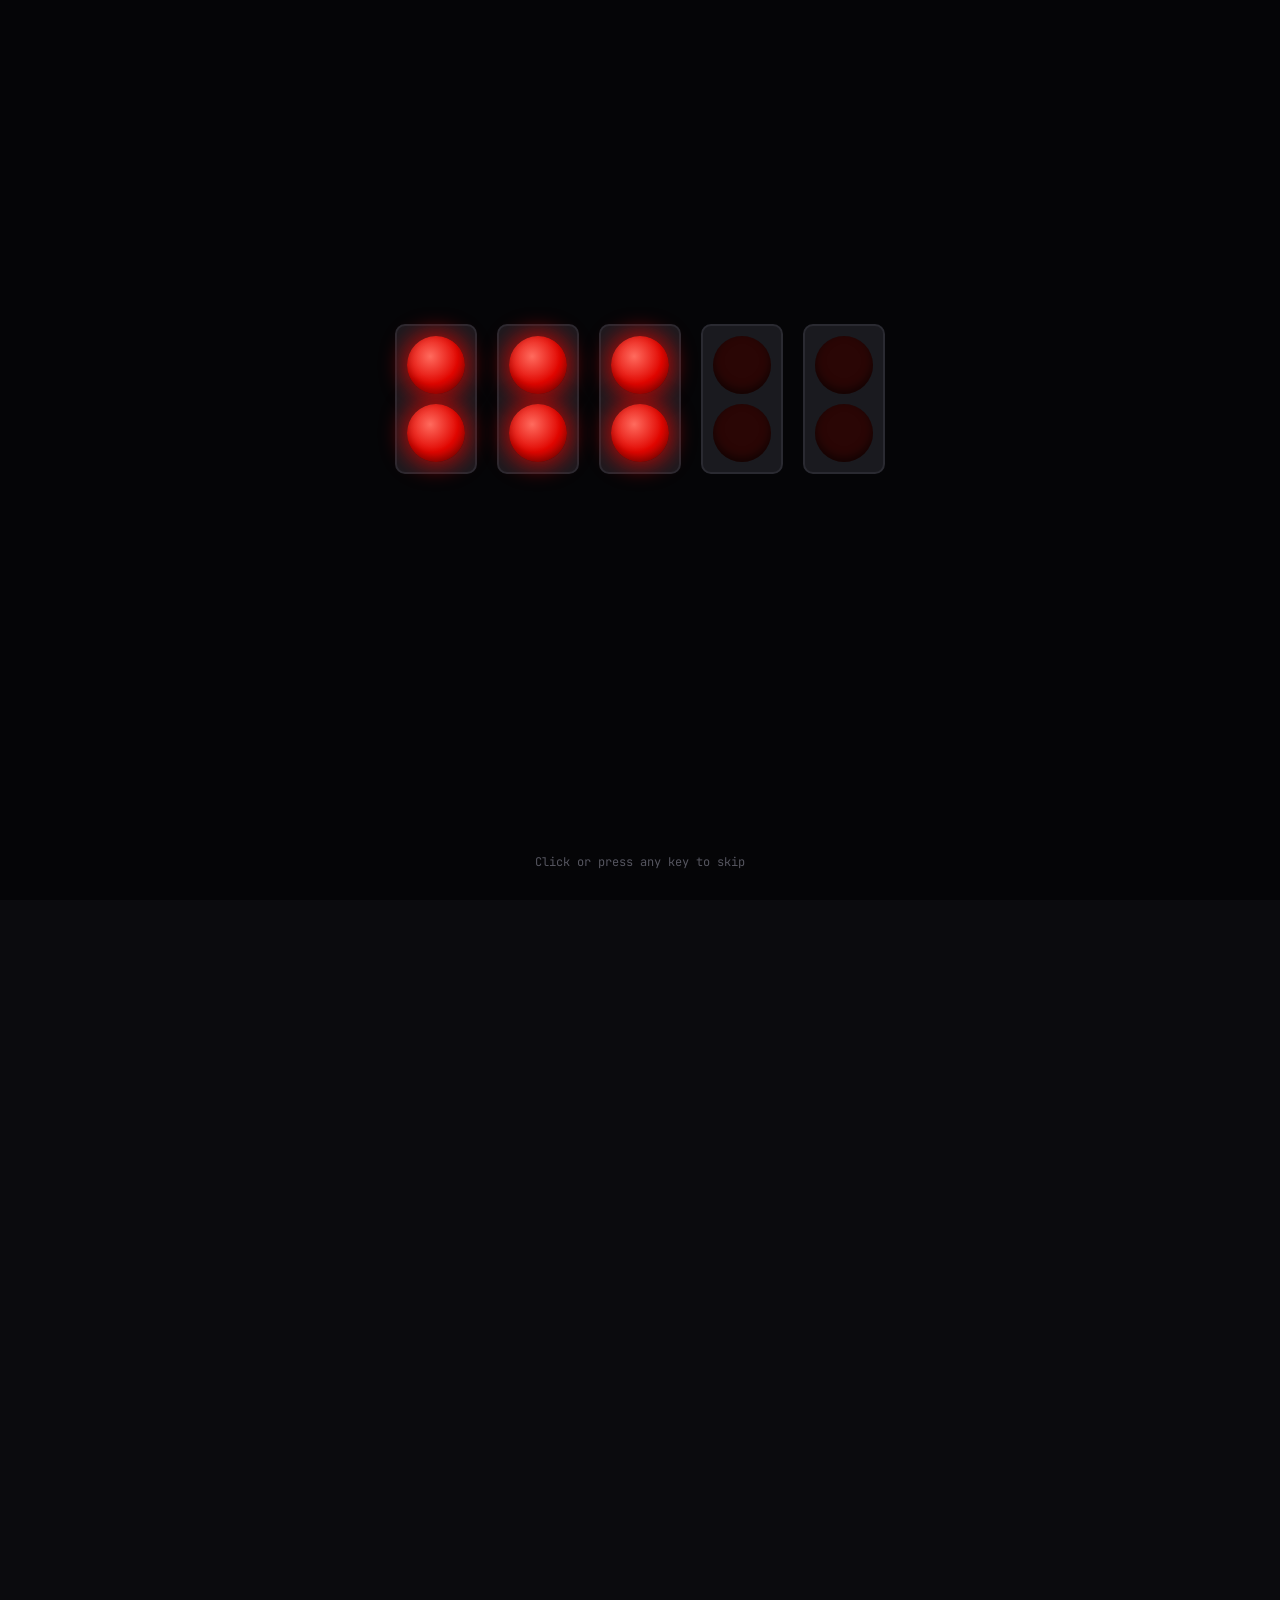
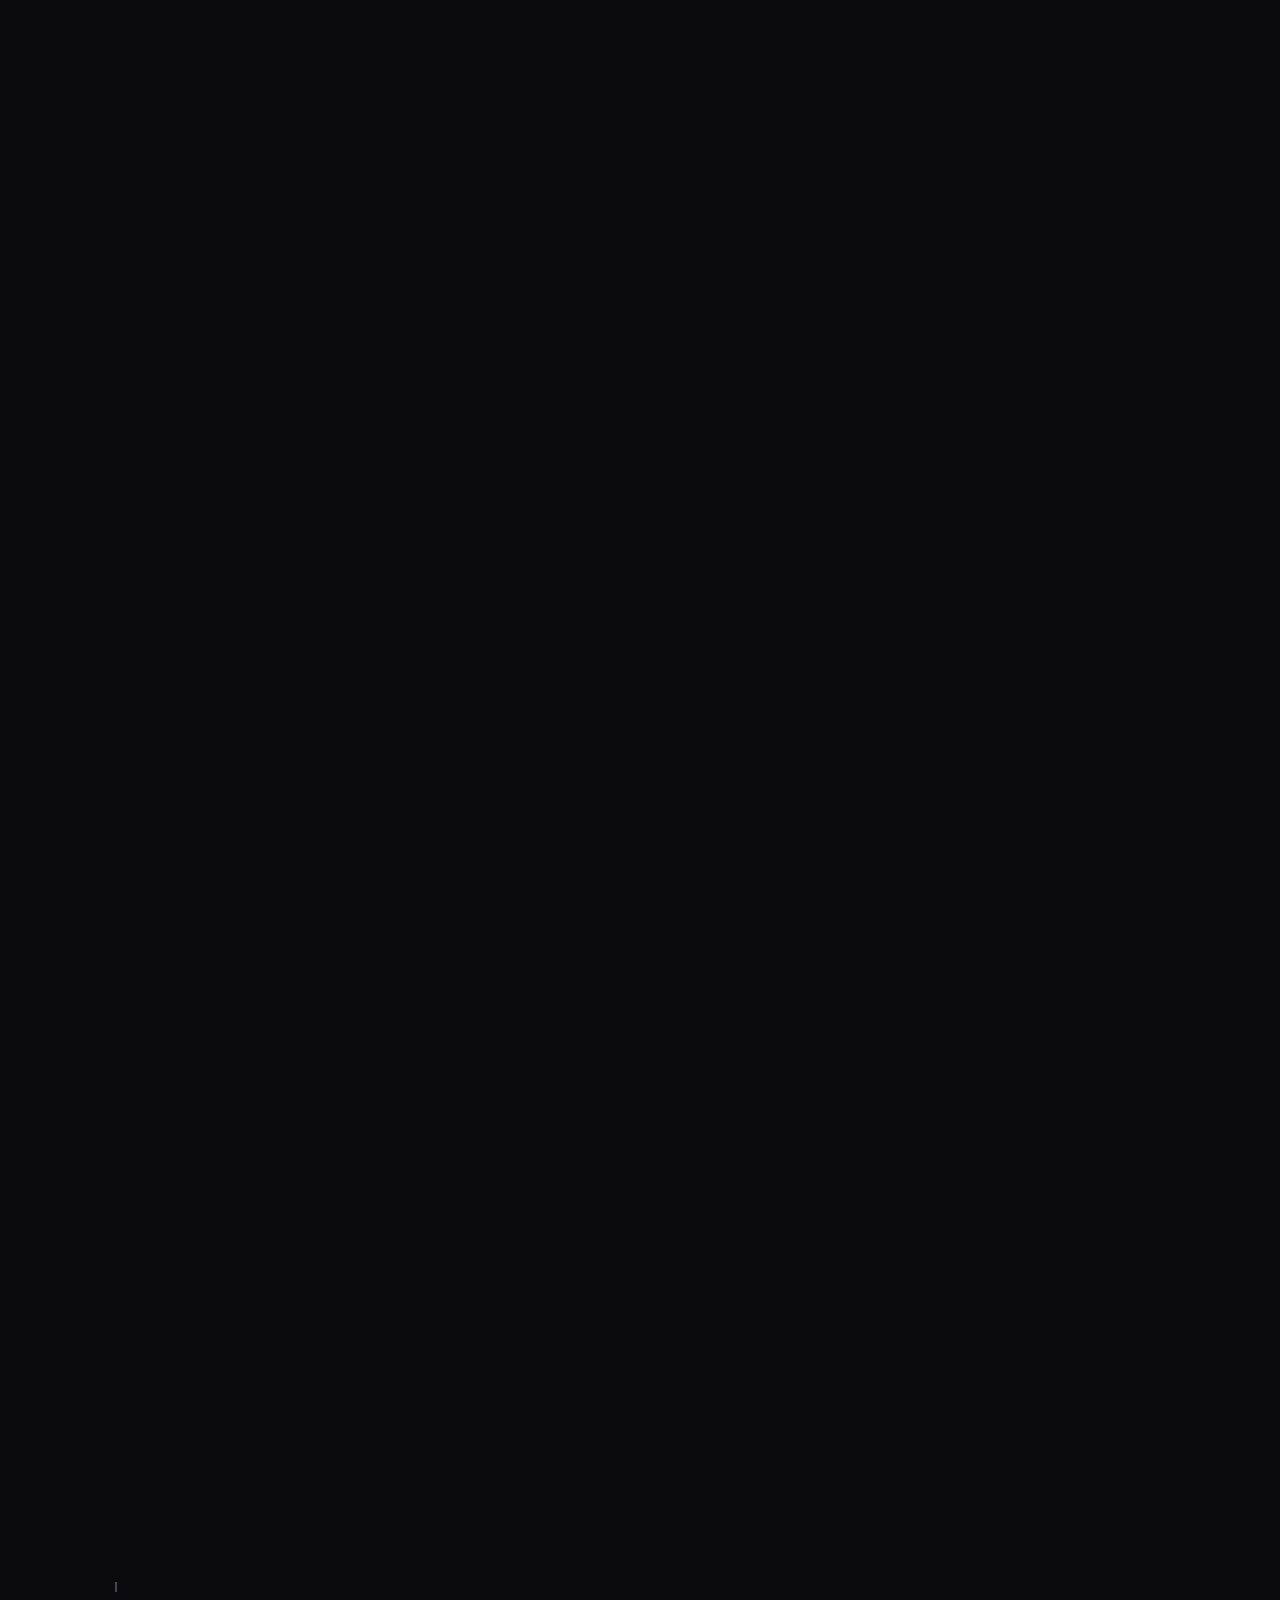
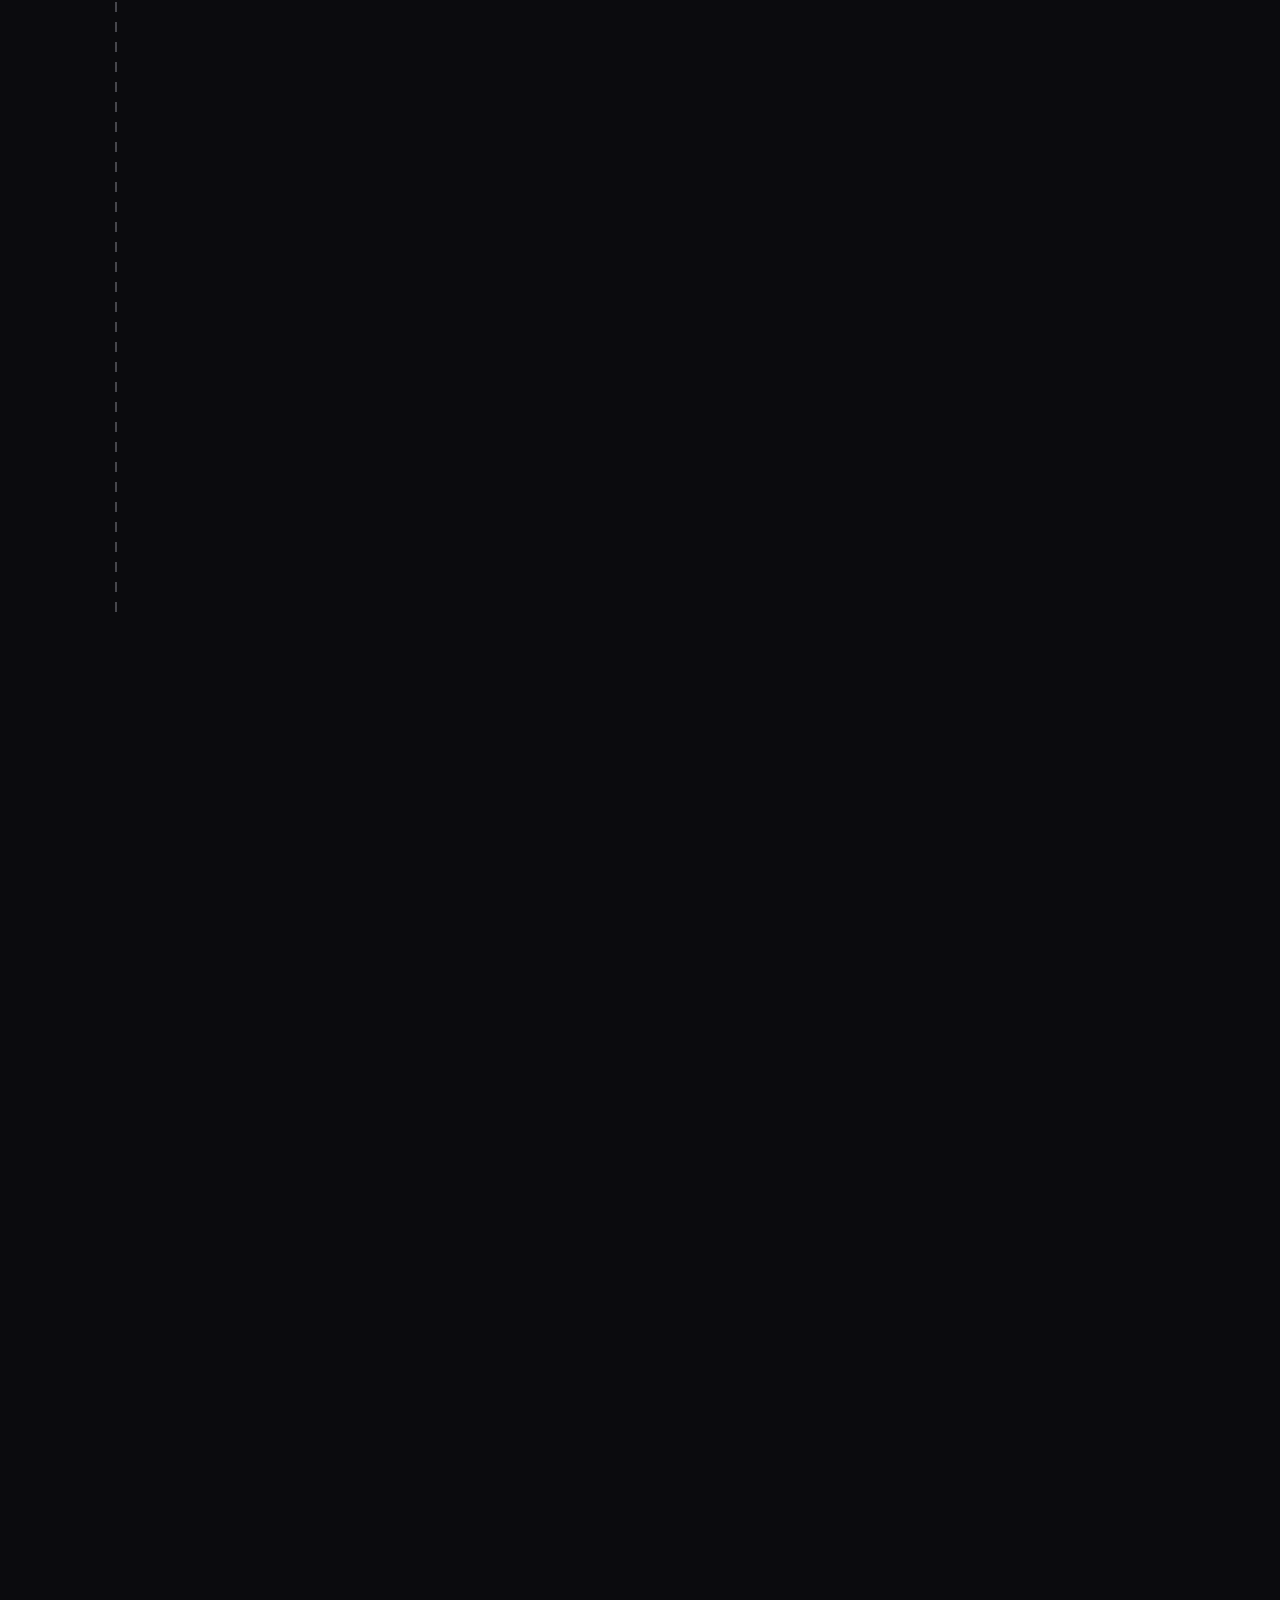
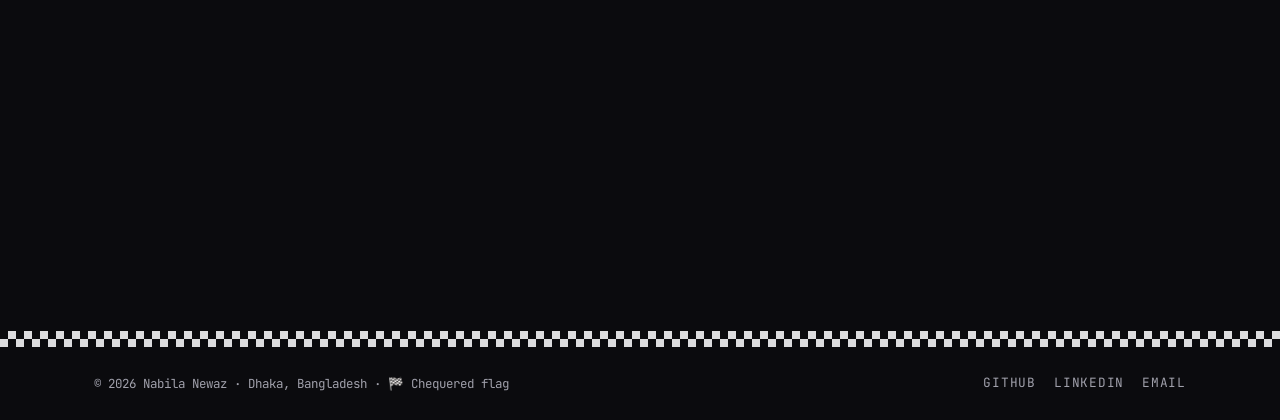
<file: index.html>
<!DOCTYPE html>
<html lang="en">
<head>
  <meta charset="UTF-8" />
  <meta name="viewport" content="width=device-width, initial-scale=1.0" />
  <title>Nabila Newaz | AI/ML Engineer &amp; Full-Stack Developer</title>
  <meta name="description" content="Portfolio of Nabila Newaz, a CSE graduate from IUT working on applied AI/ML research, LLM applications and full-stack engineering." />
  <link rel="preconnect" href="https://fonts.googleapis.com" />
  <link rel="preconnect" href="https://fonts.gstatic.com" crossorigin />
  <link href="https://fonts.googleapis.com/css2?family=Titillium+Web:ital,wght@0,400;0,600;0,700;0,900;1,700;1,900&family=JetBrains+Mono:wght@400;500;700&display=swap" rel="stylesheet" />
  <link rel="stylesheet" href="styles.css" />
</head>
<body>
  <!-- Start-lights intro -->
  <div class="lights-intro" id="lightsIntro" aria-hidden="true">
    <div class="gantry" id="gantry"></div>
    <p class="lights-text" id="lightsText">Lights out and away we go</p>
    <p class="lights-skip">Click or press any key to skip</p>
  </div>

  <div class="lap-bar" id="lapBar" aria-hidden="true"></div>

  <header class="nav">
    <div class="container nav-inner">
      <a href="#top" class="logo" aria-label="Back to top">
        <span class="logo-num" id="logoNum"></span>
        <span class="logo-code" id="logoCode"></span>
      </a>
      <span class="lap-counter mono" id="lapCounter" aria-hidden="true">LAP 1/7</span>
      <button class="nav-toggle" id="navToggle" aria-label="Toggle menu" aria-expanded="false">
        <span></span><span></span>
      </button>
      <nav class="nav-links" id="navLinks">
        <a href="#about">About</a>
        <a href="#research">Research</a>
        <a href="#projects">Projects</a>
        <a href="#experience">Experience</a>
        <a href="#skills">Skills</a>
        <a href="#contact" class="btn btn-small">Box, box</a>
      </nav>
    </div>
  </header>

  <main id="top">
    <!-- Hero -->
    <section class="hero" data-lap="1">
      <div class="speed-lines" aria-hidden="true"><span></span><span></span><span></span><span></span><span></span><span></span></div>
      <div class="container hero-grid">
        <div class="hero-main">
          <p class="live mono reveal"><span class="live-dot"></span> LIVE · Driver profile</p>
          <h1 class="hero-name reveal">
            <span class="first" id="heroFirst"></span>
            <span class="last" id="heroLast"></span>
          </h1>
          <p class="hero-role reveal" id="heroRole"></p>
          <h2 class="hero-title reveal">I build <span class="typed" id="typed"></span><span class="cursor">_</span></h2>
          <p class="hero-intro reveal" id="heroIntro"></p>
          <div class="hero-actions reveal">
            <a href="#projects" class="btn">View the grid</a>
            <a href="#" class="btn btn-ghost" id="resumeBtn" target="_blank" rel="noopener">Resume</a>
          </div>
          <div class="hero-socials reveal" id="heroSocials"></div>
        </div>

        <aside class="driver-card carbon reveal" aria-label="Driver card">
          <div class="driver-card-top">
            <span class="driver-num" id="driverNum"></span>
            <span class="driver-code" id="driverCode"></span>
          </div>
          <dl class="driver-stats" id="driverStats"></dl>
        </aside>
      </div>
      <div class="checker-strip" aria-hidden="true"></div>
    </section>

    <!-- About -->
    <section id="about" class="section container" data-lap="1">
      <p class="kicker reveal"><span>Sector 01</span> Driver profile</p>
      <h2 class="section-title reveal">About me</h2>
      <div class="about-grid">
        <div class="about-text reveal" id="aboutText"></div>
        <div class="stats reveal" id="stats"></div>
      </div>
    </section>

    <!-- Research -->
    <section id="research" class="section container" data-lap="2">
      <p class="kicker reveal"><span>Sector 02</span> Pole position</p>
      <h2 class="section-title reveal">Research</h2>
      <article class="research-card carbon reveal" id="research-card"></article>
    </section>

    <!-- Projects -->
    <section id="projects" class="section container" data-lap="3">
      <p class="kicker reveal"><span>Sector 03</span> Starting grid</p>
      <h2 class="section-title reveal">Projects</h2>
      <div class="projects-grid" id="projectsGrid"></div>
    </section>

    <!-- Experience -->
    <section id="experience" class="section container" data-lap="4">
      <p class="kicker reveal"><span>Sector 04</span> Race history</p>
      <h2 class="section-title reveal">Experience</h2>
      <ol class="timeline" id="timeline"></ol>
    </section>

    <!-- Skills -->
    <section id="skills" class="section container" data-lap="5">
      <p class="kicker reveal"><span>Sector 05</span> Technical specs</p>
      <h2 class="section-title reveal">Skills</h2>
      <div class="skills-grid" id="skillsGrid"></div>
    </section>

    <!-- Education & Achievements -->
    <section id="education" class="section container" data-lap="6">
      <p class="kicker reveal"><span>Sector 06</span> Podium &amp; paddock</p>
      <h2 class="section-title reveal">Education &amp; Achievements</h2>
      <div class="edu-grid">
        <div class="edu-list" id="eduList"></div>
        <div class="achievements" id="achievements"></div>
      </div>
    </section>

    <!-- Contact -->
    <section id="contact" class="section container contact" data-lap="7">
      <p class="kicker kicker-center reveal"><span>Final lap</span> Team radio</p>
      <div class="radio reveal" aria-hidden="true"><span></span><span></span><span></span><span></span><span></span><span></span><span></span><span></span><span></span></div>
      <h2 class="contact-title reveal">Box, box!</h2>
      <p class="contact-text reveal">
        I'm open to AI/ML and software engineering roles, research collaborations and internships.
        Whether you have an opportunity or just want to say hi, my inbox is always open.
      </p>
      <div class="contact-actions reveal">
        <a class="btn btn-large" id="contactBtn" href="#">Email me</a>
        <button type="button" class="btn btn-ghost btn-large" id="copyEmailBtn">Copy address</button>
      </div>
      <p class="contact-email reveal"><span class="mono" id="contactEmail"></span></p>
      <p class="copy-status mono" id="copyStatus" role="status" aria-live="polite"></p>
    </section>
  </main>

  <footer class="footer">
    <div class="checker-strip" aria-hidden="true"></div>
    <div class="container footer-inner">
      <p id="footerText"></p>
      <div class="footer-socials" id="footerSocials"></div>
    </div>
  </footer>

  <script src="data.js"></script>
  <script src="script.js"></script>
</body>
</html>
</file>
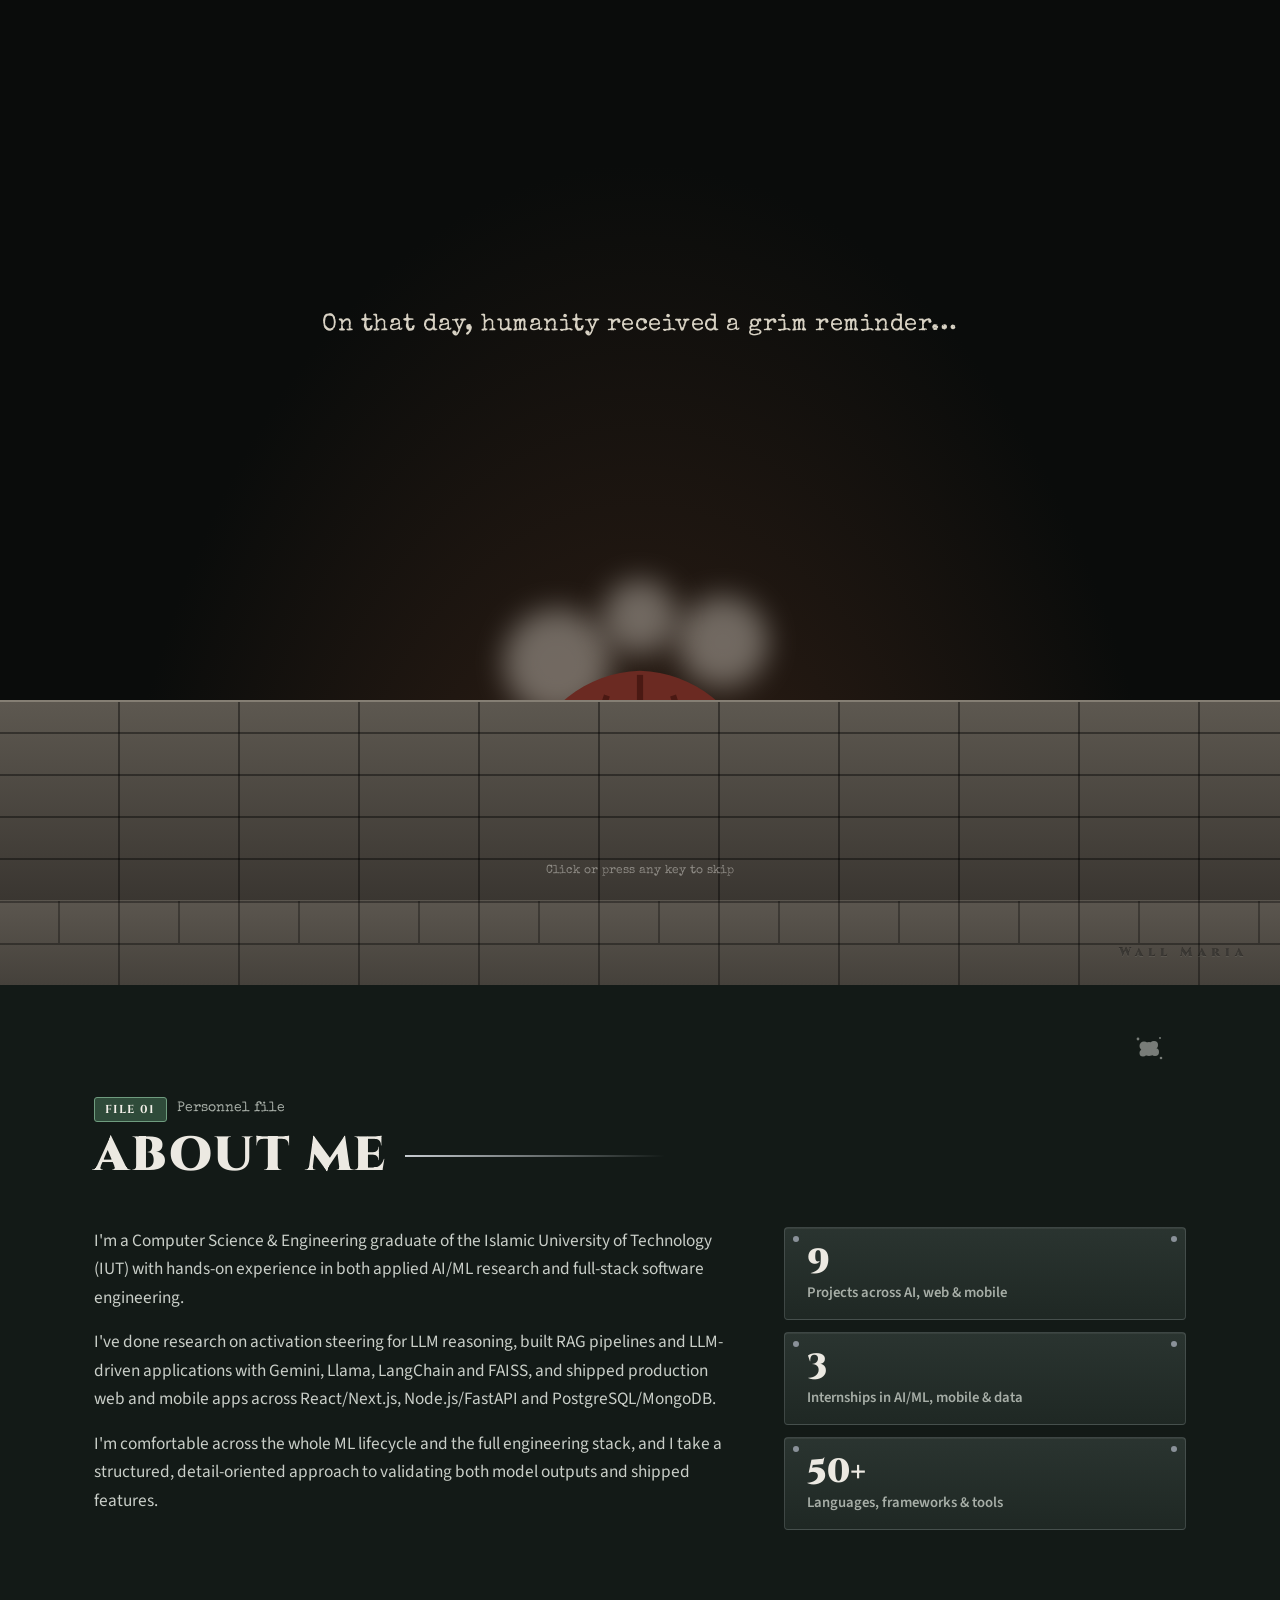
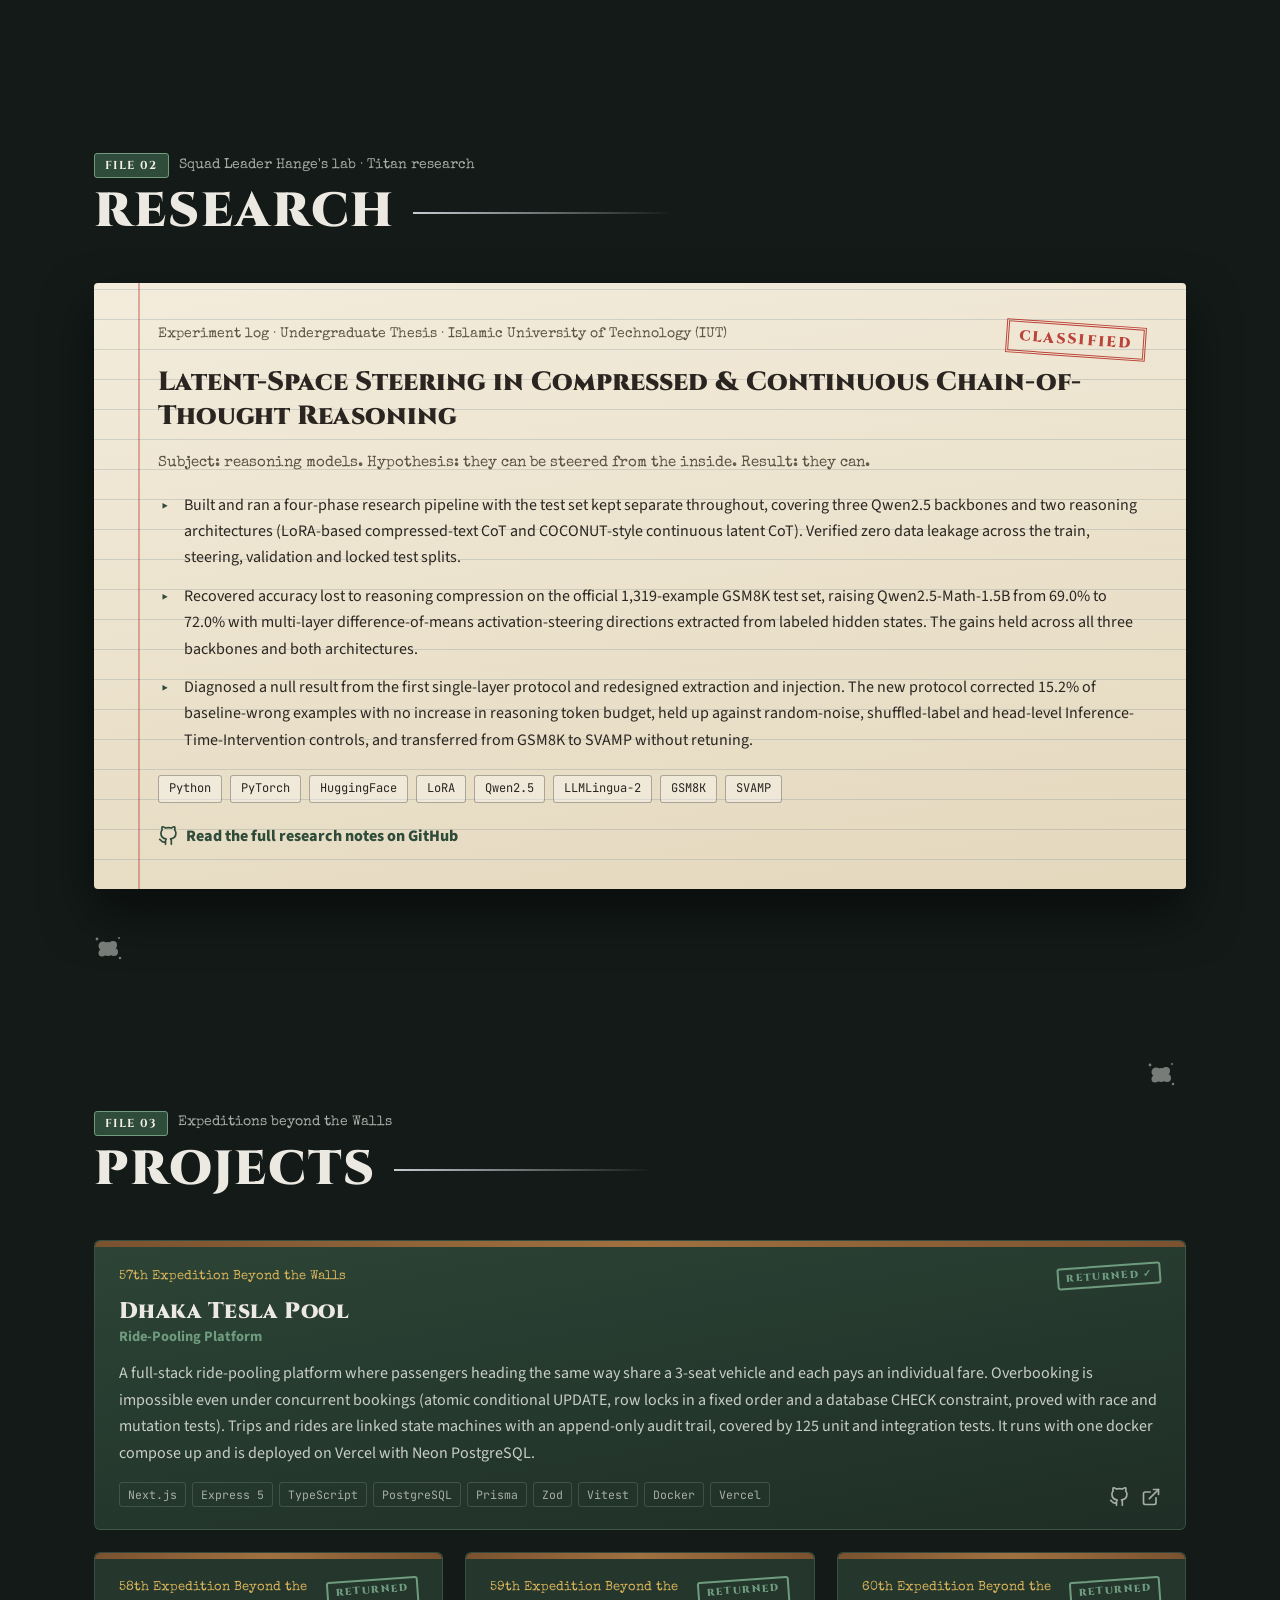
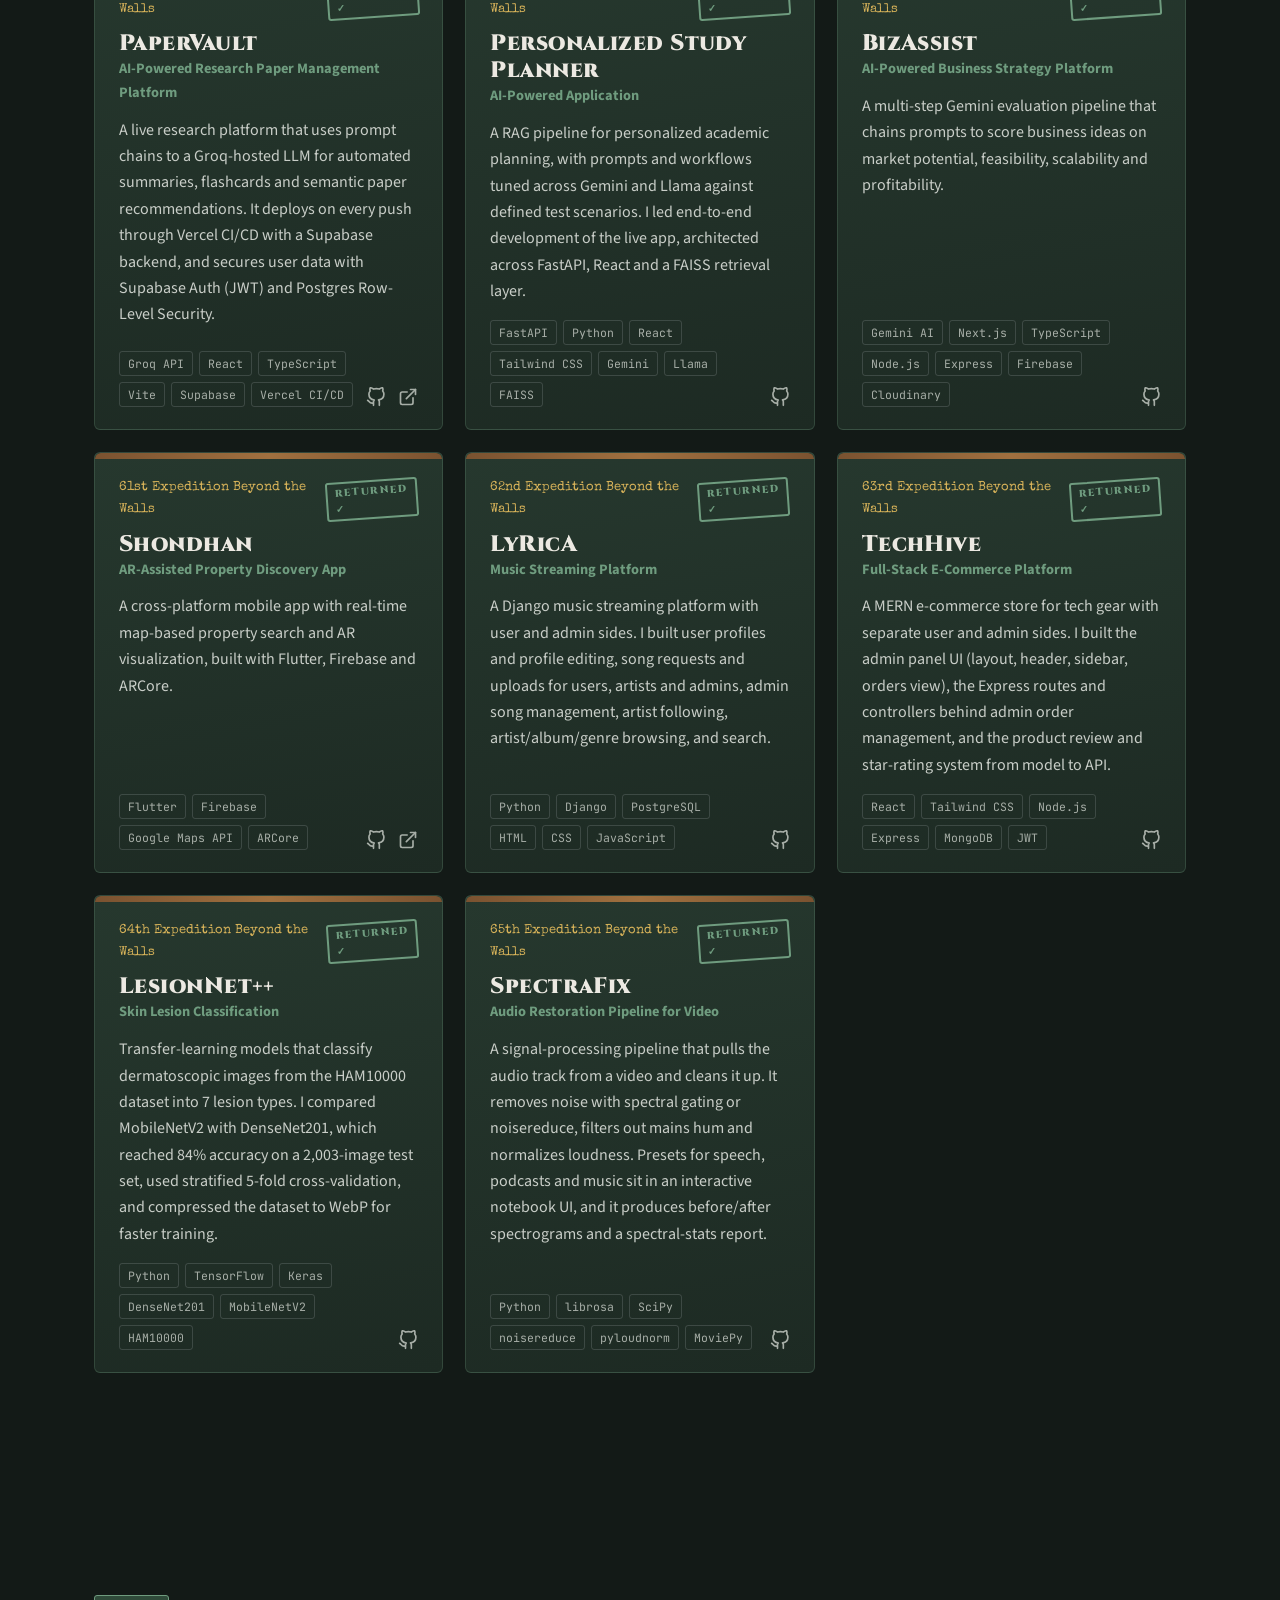
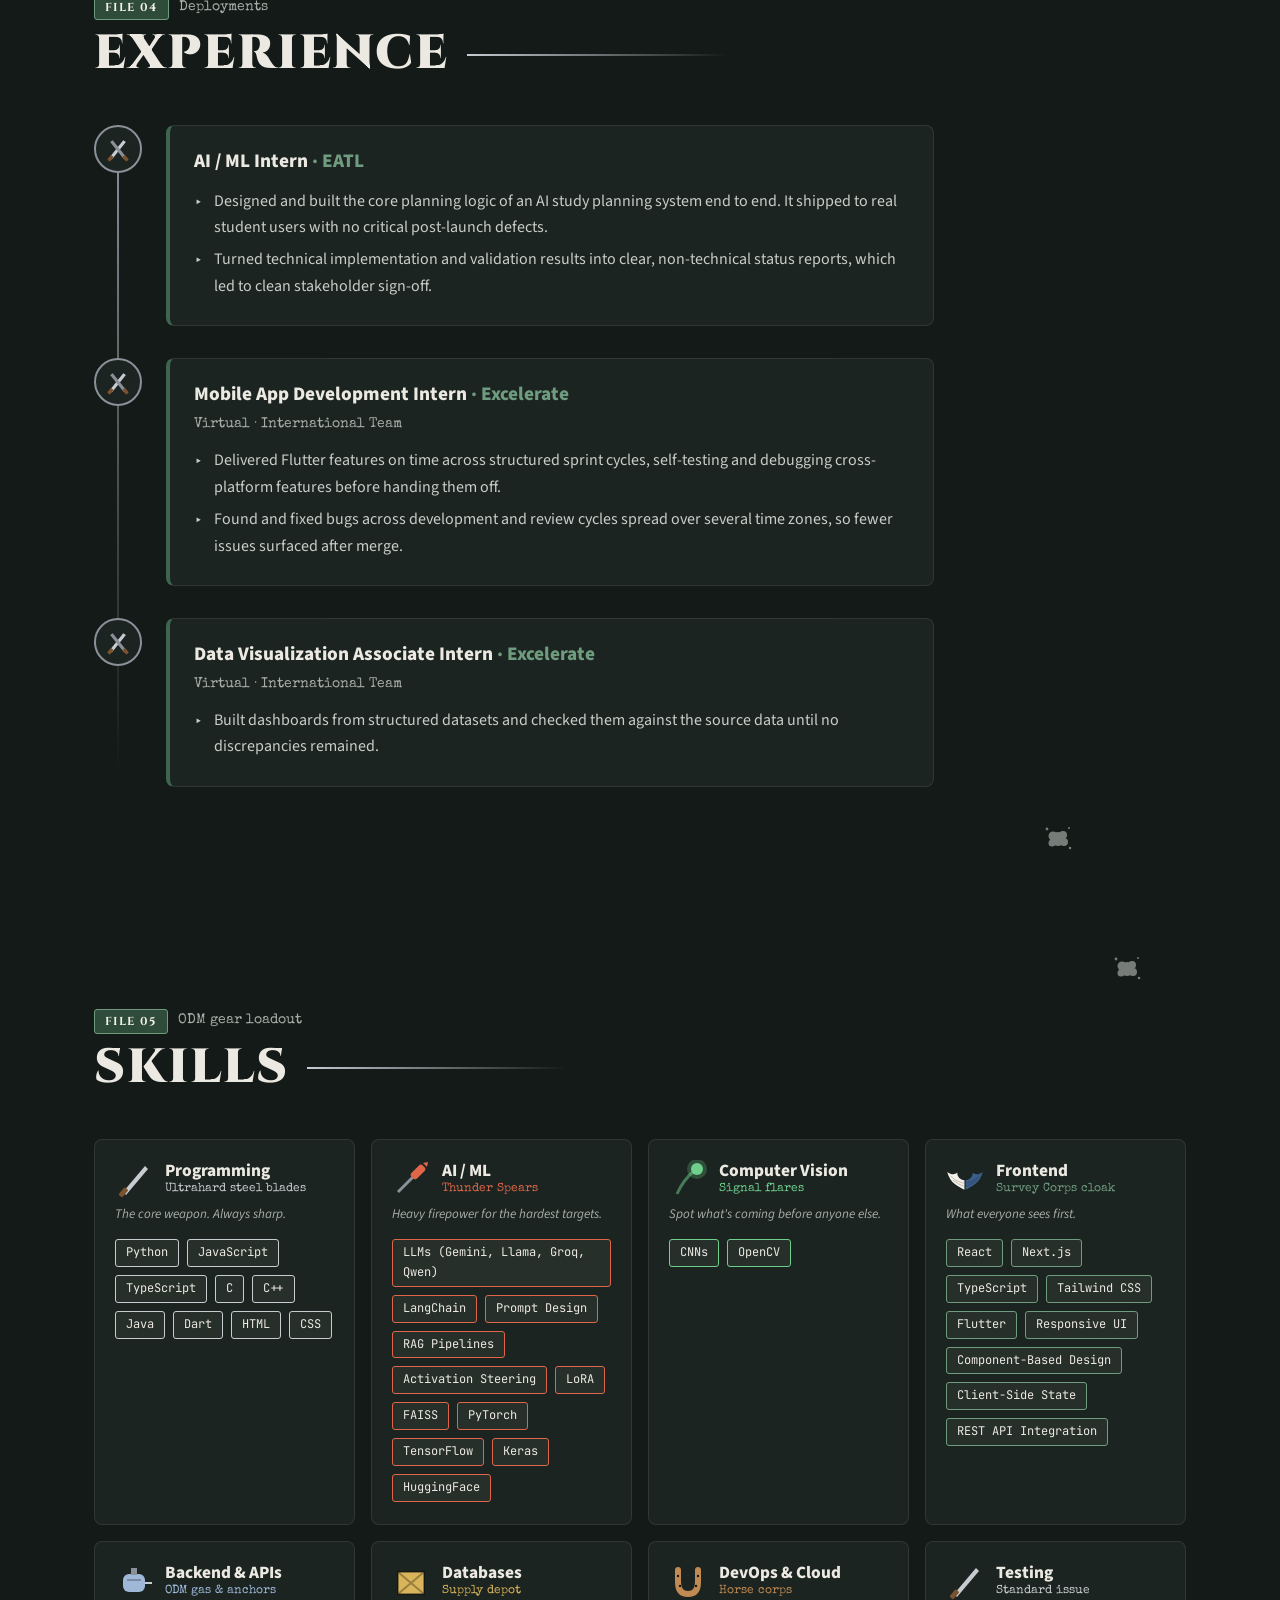
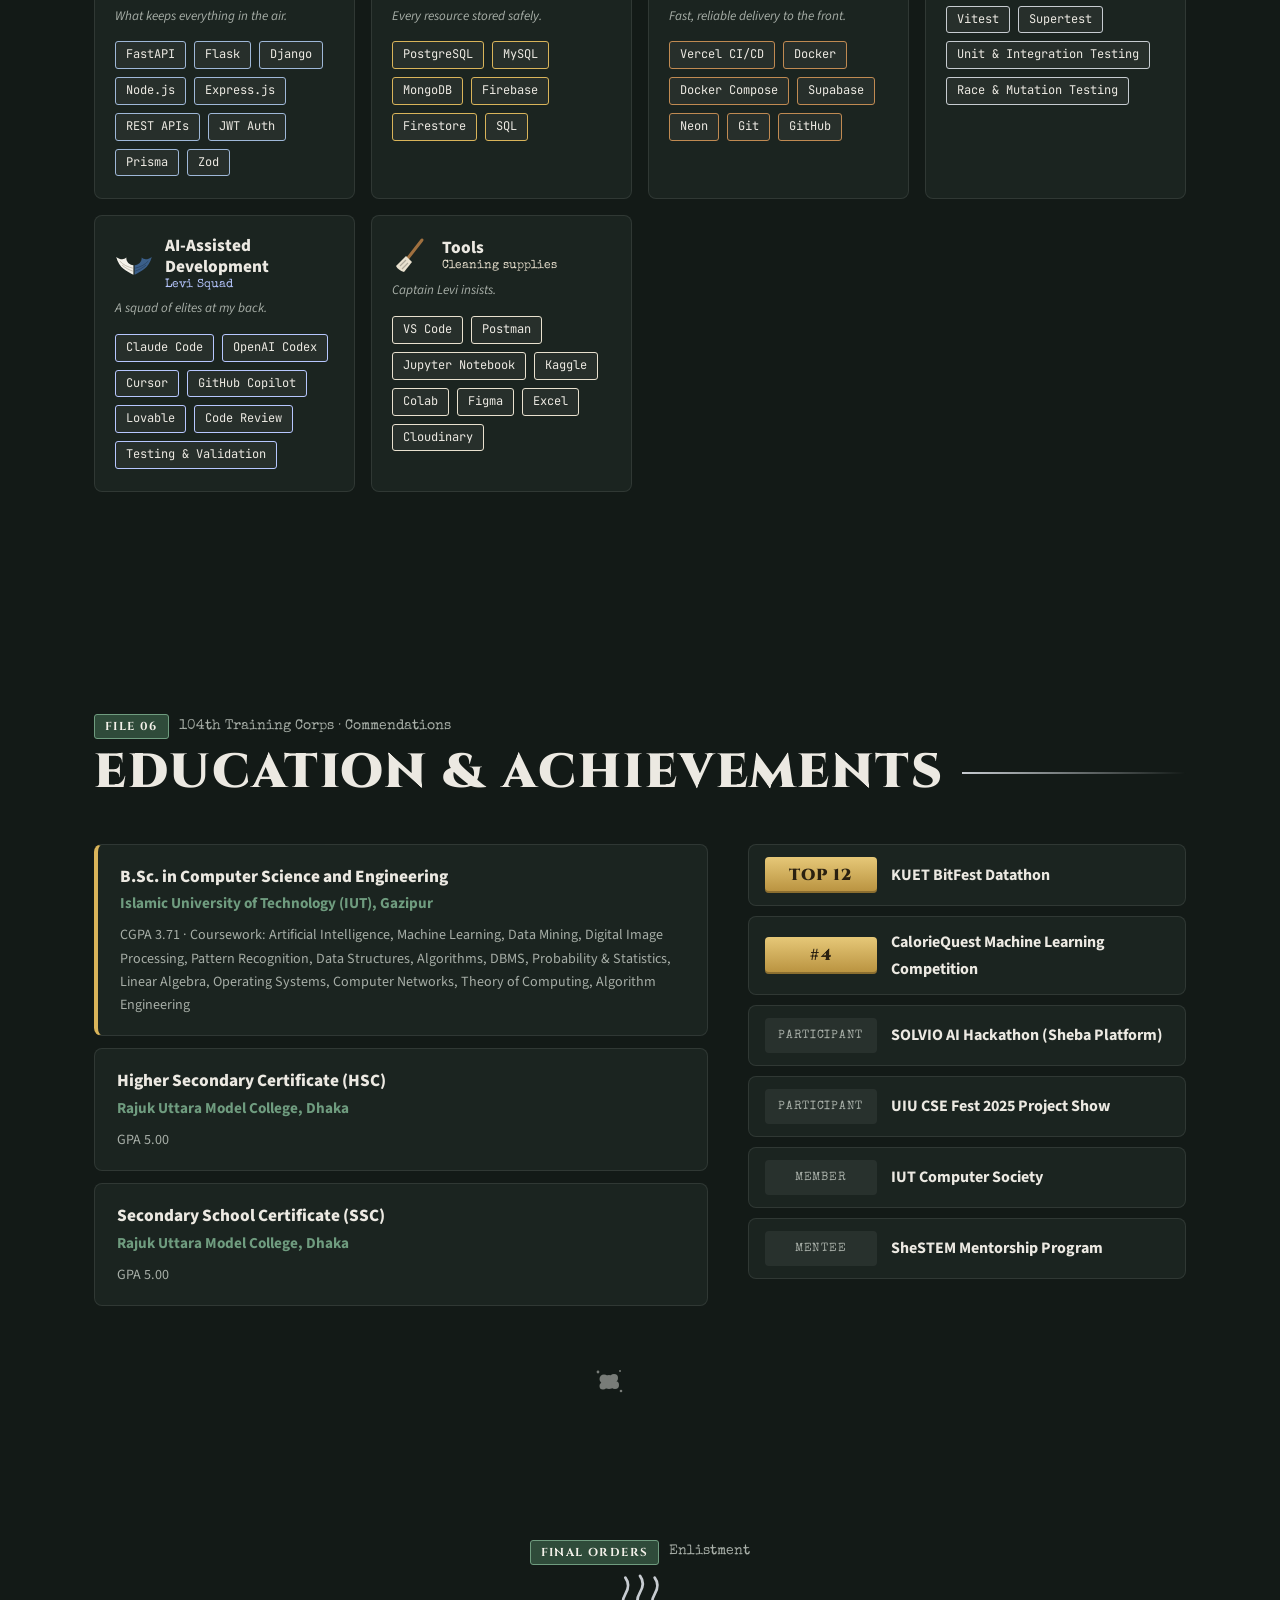
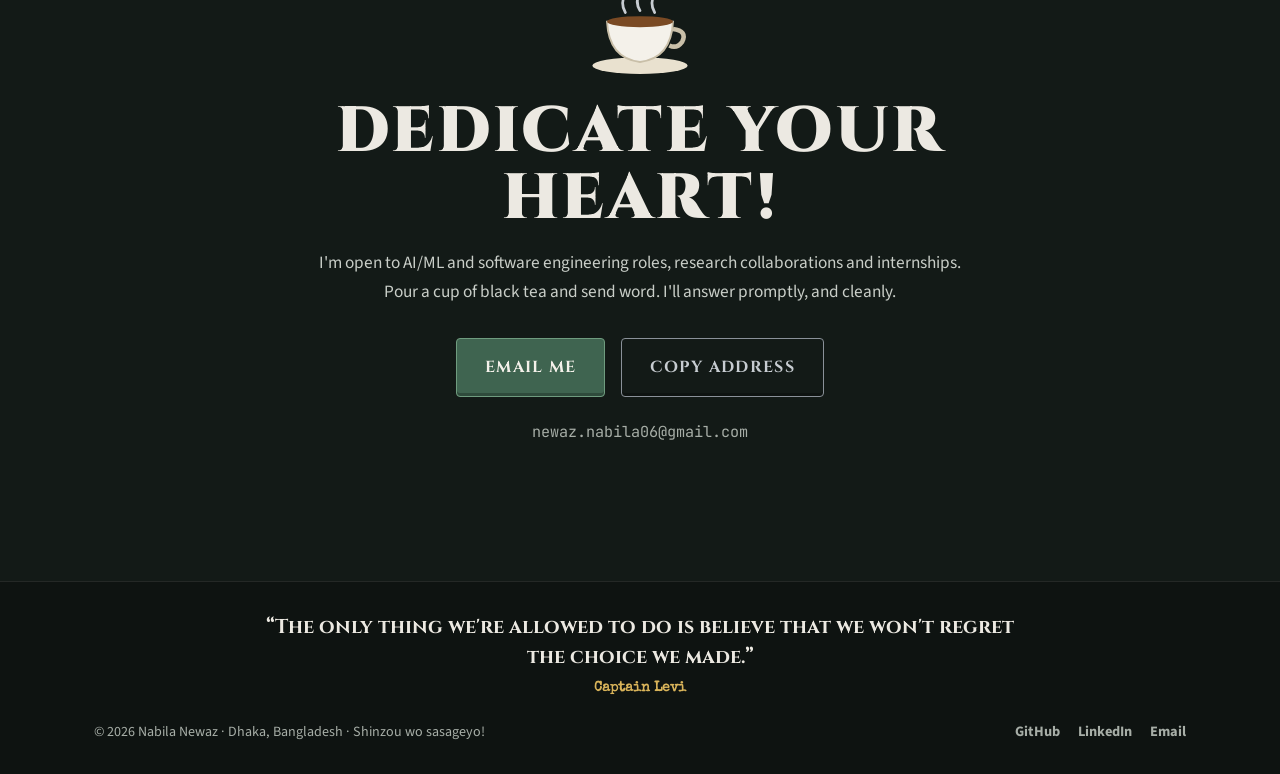
<file: aot/index.html>
<!DOCTYPE html>
<html lang="en">
<head>
  <meta charset="UTF-8" />
  <meta name="viewport" content="width=device-width, initial-scale=1.0" />
  <title>Nabila Newaz | Survey Corps: AI/ML Engineer &amp; Full-Stack Developer</title>
  <meta name="description" content="Attack on Titan–themed portfolio of Nabila Newaz, a CSE graduate from IUT working on applied AI/ML research, LLM applications and full-stack engineering." />
  <link rel="preconnect" href="https://fonts.googleapis.com" />
  <link rel="preconnect" href="https://fonts.gstatic.com" crossorigin />
  <link href="https://fonts.googleapis.com/css2?family=Cinzel:wght@700;900&family=Special+Elite&family=Source+Sans+3:wght@400;600;700;800&family=JetBrains+Mono:wght@400;600&display=swap" rel="stylesheet" />
  <link rel="stylesheet" href="styles.css" />
</head>
<body>
  <!-- Cinematic opening (plays once per visit; click or any key skips) -->
  <div class="intro" id="intro" aria-hidden="true">
    <div class="intro-flash"></div>
    <div class="intro-bolt" id="introBolt"></div>
    <p class="intro-line" id="introLine"></p>
    <div class="intro-giant" id="introGiant"></div>
    <div class="intro-wall"></div>
    <div class="intro-title">
      <span class="intro-slash"></span>
      <p class="intro-name" id="introName"></p>
      <p class="intro-epithet" id="introEpithet"></p>
    </div>
    <p class="intro-skip">Click or press any key to skip</p>
  </div>

  <!-- ODM gear: grappling cables fire where you click -->
  <svg class="odm-layer" id="odmLayer" aria-hidden="true"></svg>

  <!-- ODM cable: scroll progress -->
  <div class="cable" aria-hidden="true"><div class="cable-line" id="cableLine"></div></div>

  <!-- ODM gas gauge: drains as you scroll -->
  <div class="gas" id="gasGauge" aria-hidden="true">
    <span class="gas-label">ODM Gas</span>
    <span class="gas-track"><span class="gas-fill" id="gasFill"></span></span>
    <span class="gas-pct" id="gasPct">100%</span>
  </div>

  <!-- Captain Levi's remarks -->
  <div class="toast" id="toast" role="status" aria-live="polite"></div>

  <header class="nav">
    <div class="container nav-inner">
      <a href="#top" class="logo" aria-label="Back to top">
        <span class="logo-wings" id="logoWings"></span>
        <span class="logo-text" id="logoText"></span>
      </a>
      <button class="nav-toggle" id="navToggle" aria-label="Toggle menu" aria-expanded="false">
        <span></span><span></span>
      </button>
      <nav class="nav-links" id="navLinks">
        <a href="#about">About</a>
        <a href="#research">Research</a>
        <a href="#projects">Projects</a>
        <a href="#experience">Experience</a>
        <a href="#skills">Skills</a>
        <a href="#contact" class="btn btn-small">Enlist me</a>
      </nav>
    </div>
  </header>

  <main id="top">
    <!-- Hero -->
    <section class="hero">
      <div class="sky" aria-hidden="true"></div>
      <div class="sky-flash" id="skyFlash" aria-hidden="true"></div>
      <div class="sky-bolt" id="skyBolt" aria-hidden="true"></div>
      <div class="feathers" id="feathers" aria-hidden="true"></div>
      <div class="giant" id="giant" aria-hidden="true"></div>
      <div class="wall" aria-hidden="true"><span class="wall-name">Wall Maria</span></div>
      <div class="scout-swing" id="scoutSwing" aria-hidden="true"></div>

      <div class="container hero-grid">
        <div class="hero-main">
          <p class="hero-kicker reveal"><span class="kick-tag">Survey Corps</span> <span id="heroSquad"></span></p>
          <h1 class="hero-name reveal" id="heroName"></h1>
          <p class="epithet reveal" id="heroEpithet"></p>
          <p class="hero-role reveal" id="heroRole"></p>
          <h2 class="hero-title reveal">I build <span class="typed" id="typed"></span><span class="cursor">|</span></h2>
          <p class="hero-intro reveal" id="heroIntro"></p>
          <div class="hero-actions reveal">
            <a href="#projects" class="btn">View expeditions</a>
            <a href="#" class="btn btn-ghost" id="resumeBtn" target="_blank" rel="noopener">Resume</a>          </div>
          <div class="hero-socials reveal" id="heroSocials"></div>
          <p class="inspect-hint reveal">🧹 <b>Inspection day.</b> Captain Levi hid <span id="dustTotal">6</span> specks of dust on this page. Clean them all.</p>
        </div>

        <aside class="file reveal" aria-label="Personnel file">
          <div class="file-head">
            <span class="file-wings" id="fileWings"></span>
            <div>
              <p class="file-org">Survey Corps</p>
              <p class="file-title">Personnel File</p>
            </div>
          </div>
          <div class="file-body">
            <div class="file-photo" id="filePhoto"></div>
            <dl class="file-fields" id="fileFields"></dl>
          </div>
          <span class="stamp">Approved</span>
        </aside>
      </div>
    </section>

    <!-- About -->
    <section id="about" class="section container">
      <p class="kicker reveal"><span>File 01</span> Personnel file</p>
      <h2 class="section-title reveal">About me</h2>
      <div class="about-grid">
        <div class="about-text reveal" id="aboutText"></div>
        <div class="stats reveal" id="stats"></div>
      </div>
    </section>

    <!-- Research -->
    <section id="research" class="section container">
      <p class="kicker reveal"><span>File 02</span> Squad Leader Hange's lab · Titan research</p>
      <h2 class="section-title reveal">Research</h2>
      <article class="lab reveal" id="researchCard"></article>
    </section>

    <!-- Projects -->
    <section id="projects" class="section container">
      <p class="kicker reveal"><span>File 03</span> Expeditions beyond the Walls</p>
      <h2 class="section-title reveal">Projects</h2>
      <div class="projects-grid" id="projectsGrid"></div>
    </section>

    <!-- Experience -->
    <section id="experience" class="section container">
      <p class="kicker reveal"><span>File 04</span> Deployments</p>
      <h2 class="section-title reveal">Experience</h2>
      <ol class="deploy" id="timeline"></ol>
    </section>

    <!-- Skills -->
    <section id="skills" class="section container">
      <p class="kicker reveal"><span>File 05</span> ODM gear loadout</p>
      <h2 class="section-title reveal">Skills</h2>
      <div class="skills-grid" id="skillsGrid"></div>
    </section>

    <!-- Education & Achievements -->
    <section id="education" class="section container">
      <p class="kicker reveal"><span>File 06</span> 104th Training Corps · Commendations</p>
      <h2 class="section-title reveal">Education &amp; Achievements</h2>
      <div class="edu-grid">
        <div class="edu-list" id="eduList"></div>
        <div class="achievements" id="achievements"></div>
      </div>
    </section>

    <!-- Contact -->
    <section id="contact" class="section container contact">
      <p class="kicker kicker-center reveal"><span>Final orders</span> Enlistment</p>
      <div class="tea reveal" id="tea" aria-hidden="true"></div>
      <h2 class="contact-title reveal">Dedicate your heart!</h2>
      <p class="contact-text reveal">
        I'm open to AI/ML and software engineering roles, research collaborations and internships.
        Pour a cup of black tea and send word. I'll answer promptly, and cleanly.
      </p>
      <div class="contact-actions reveal">
        <a class="btn btn-large" id="contactBtn" href="#">Email me</a>
        <button type="button" class="btn btn-ghost btn-large" id="copyEmailBtn">Copy address</button>
      </div>
      <p class="contact-email reveal"><span class="mono" id="contactEmail"></span></p>
      <p class="copy-status mono" id="copyStatus" role="status" aria-live="polite"></p>
    </section>
  </main>

  <footer class="footer">
    <div class="container">
      <blockquote class="footer-quote">
        “The only thing we're allowed to do is believe that we won't regret the choice we made.”
        <cite>Captain Levi</cite>
      </blockquote>
      <div class="footer-inner">
        <p id="footerText"></p>
        <div class="footer-socials" id="footerSocials"></div>
      </div>
    </div>
  </footer>

  <script src="../data.js"></script>
  <script src="script.js"></script>
</body>
</html>
</file>
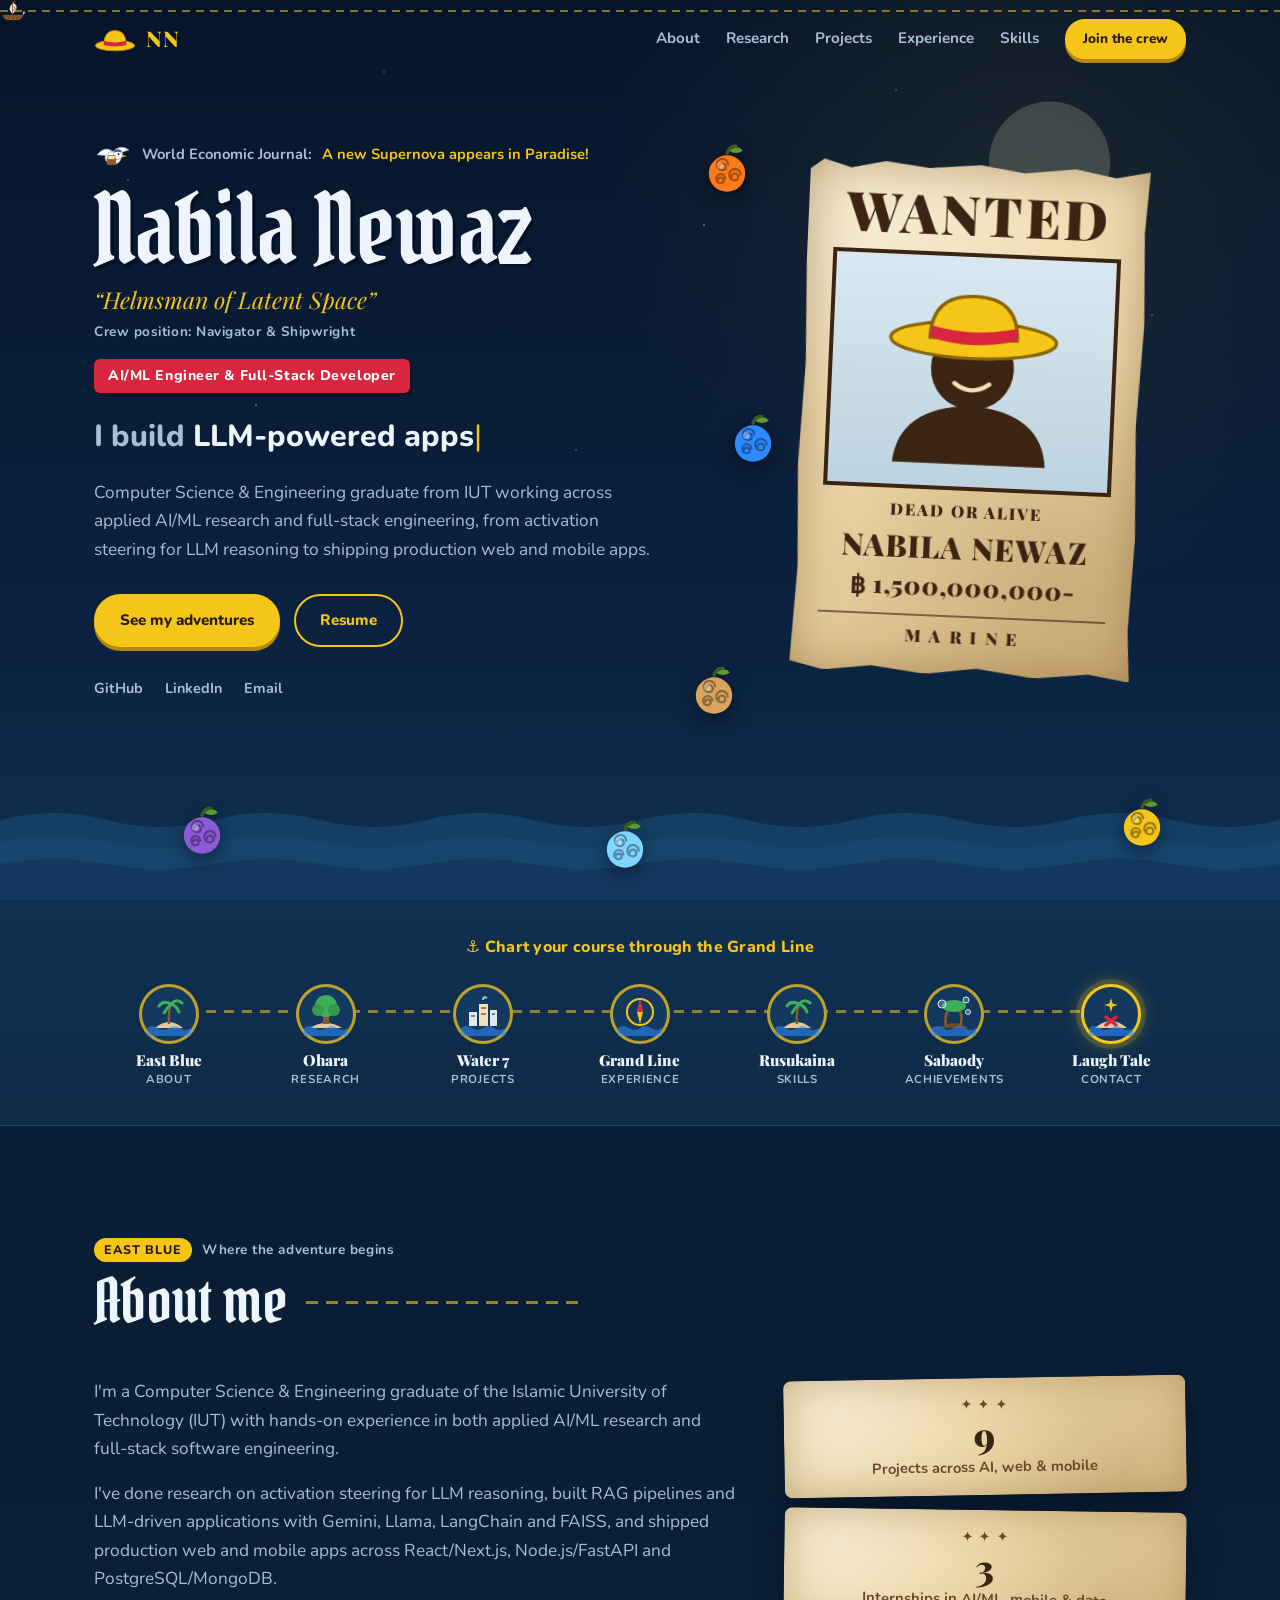
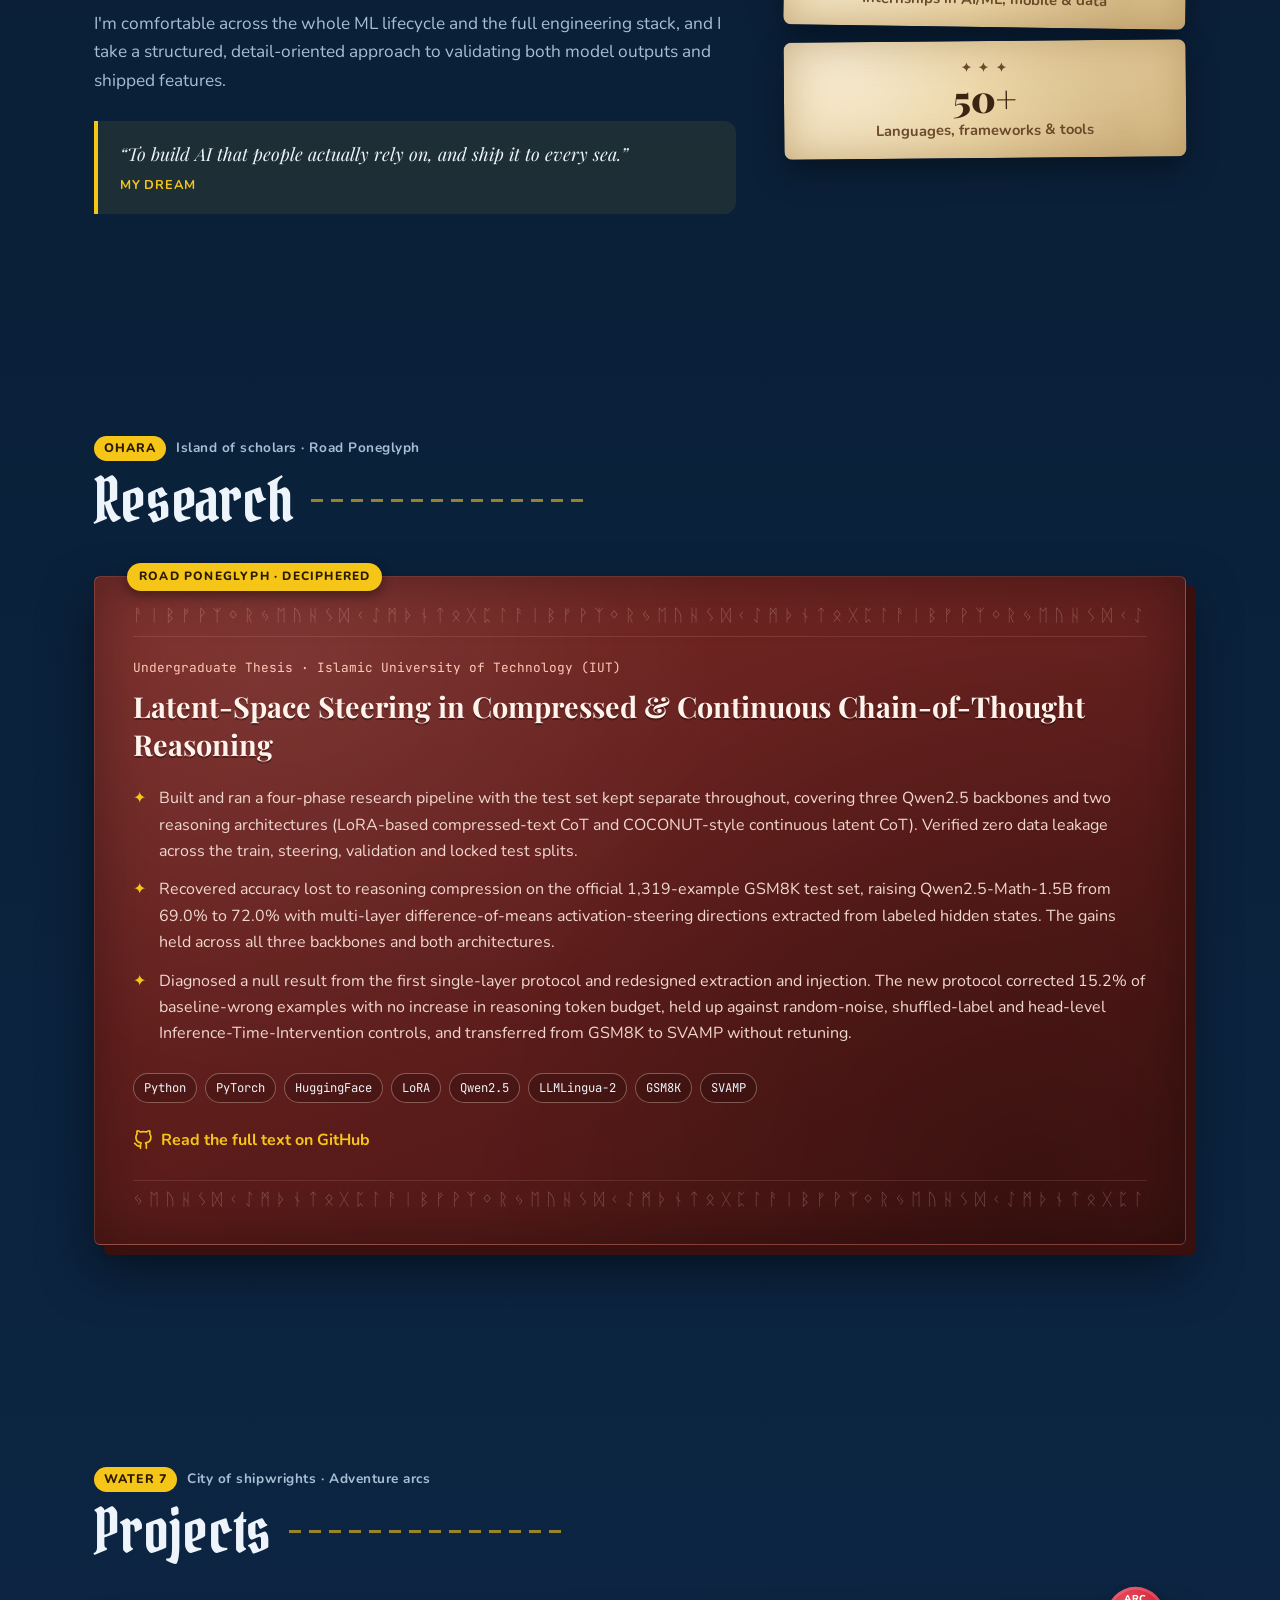
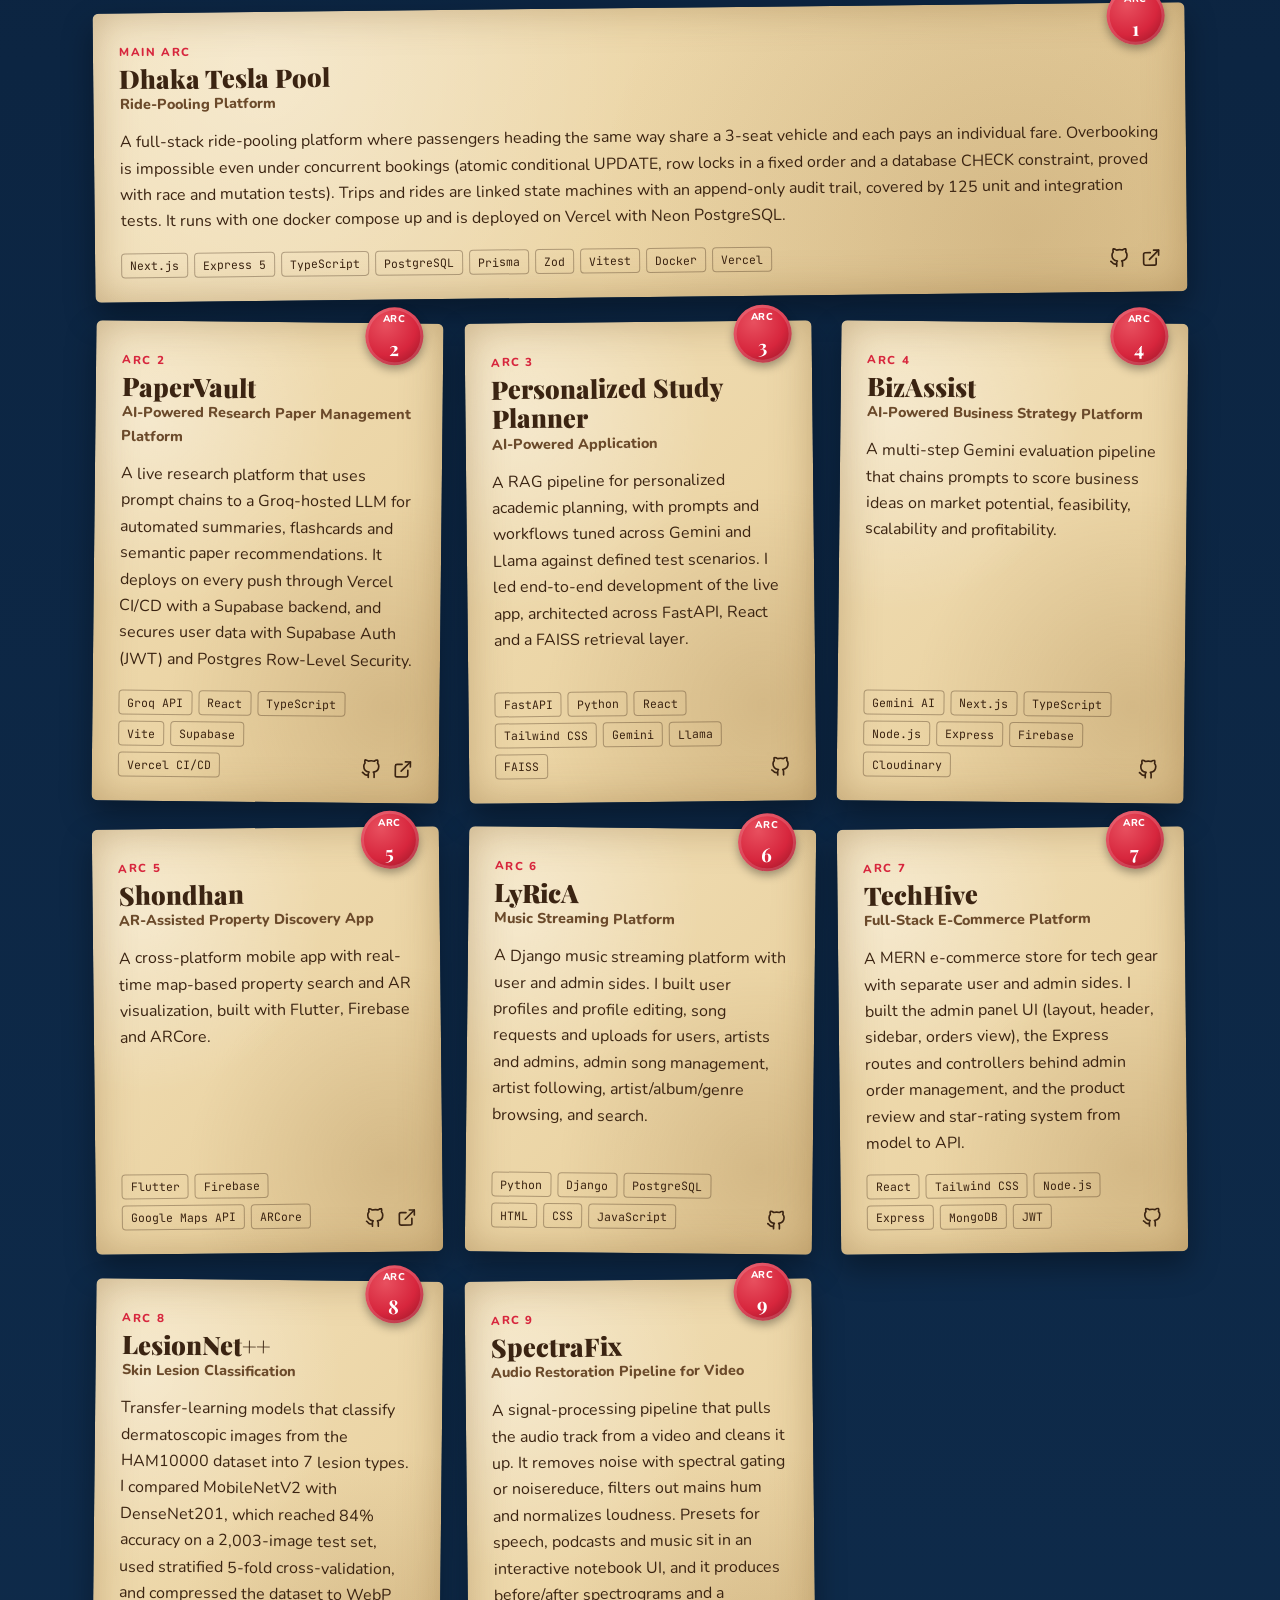
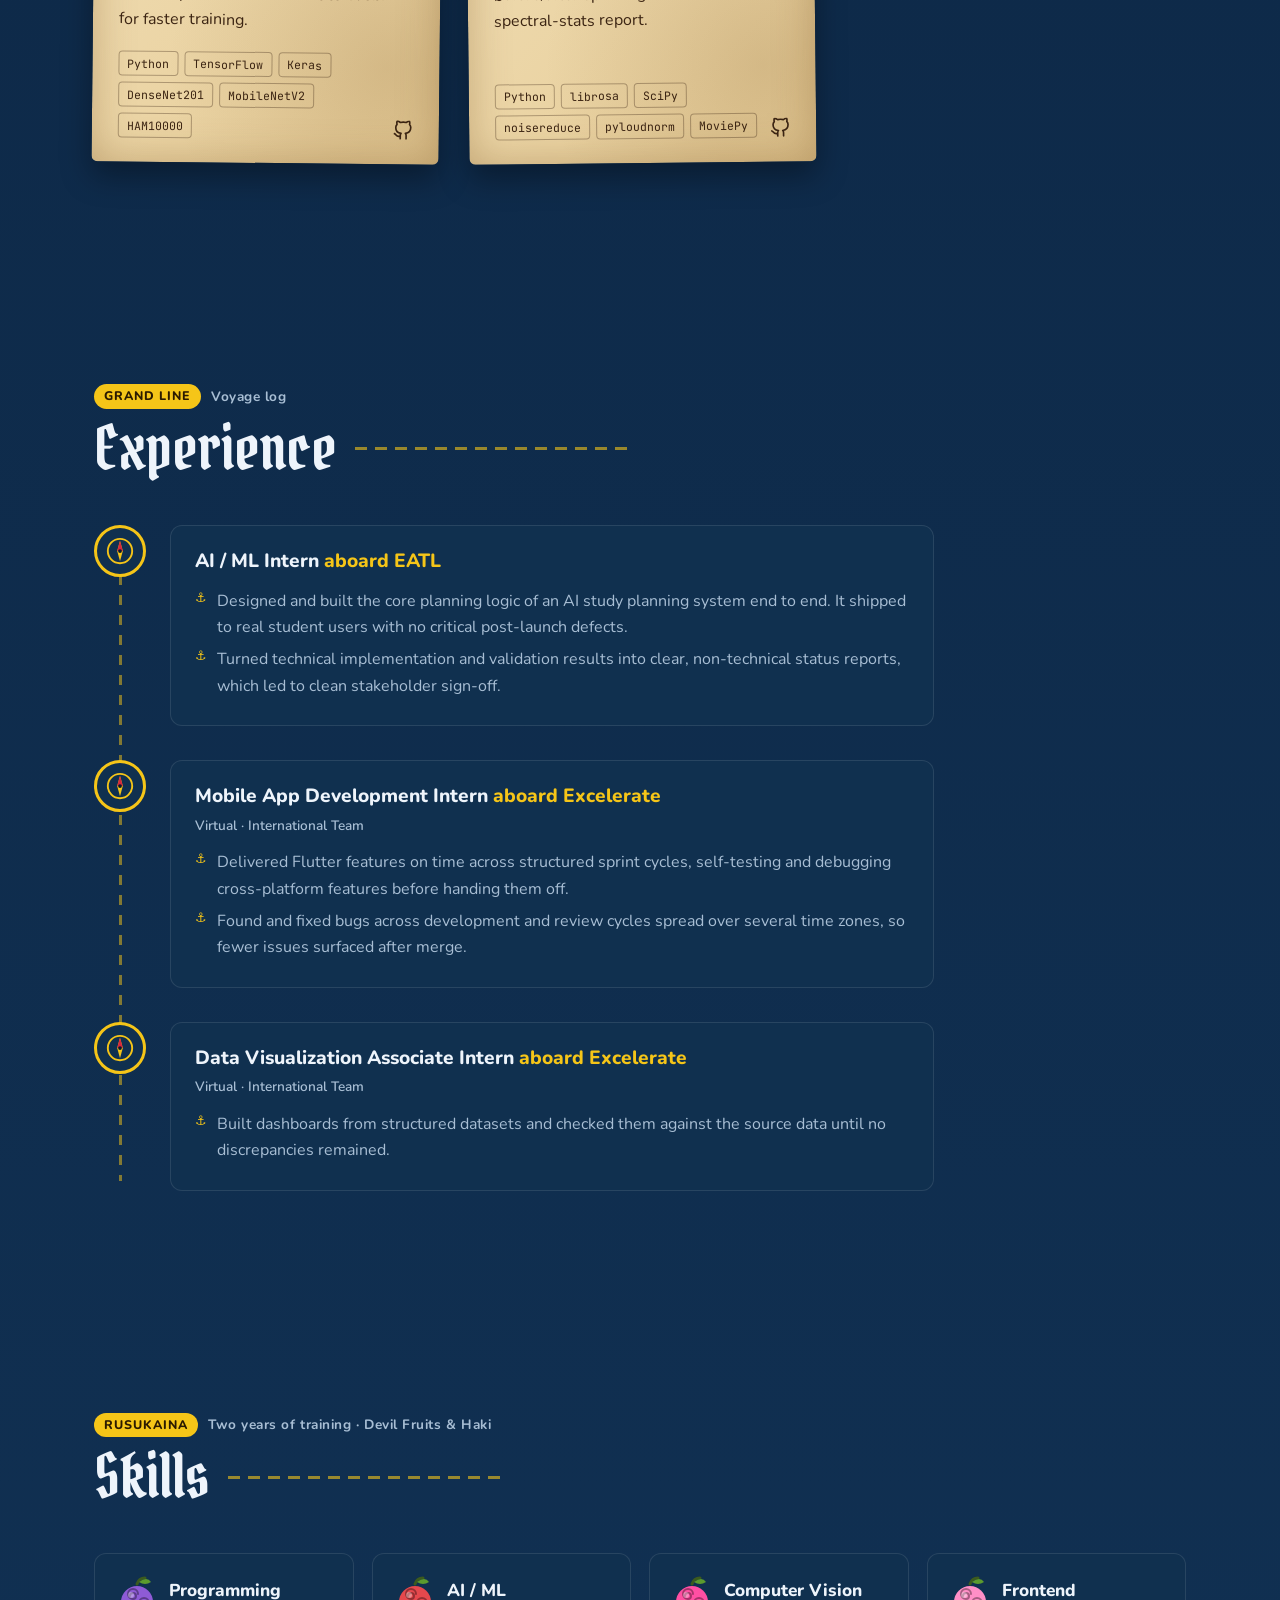
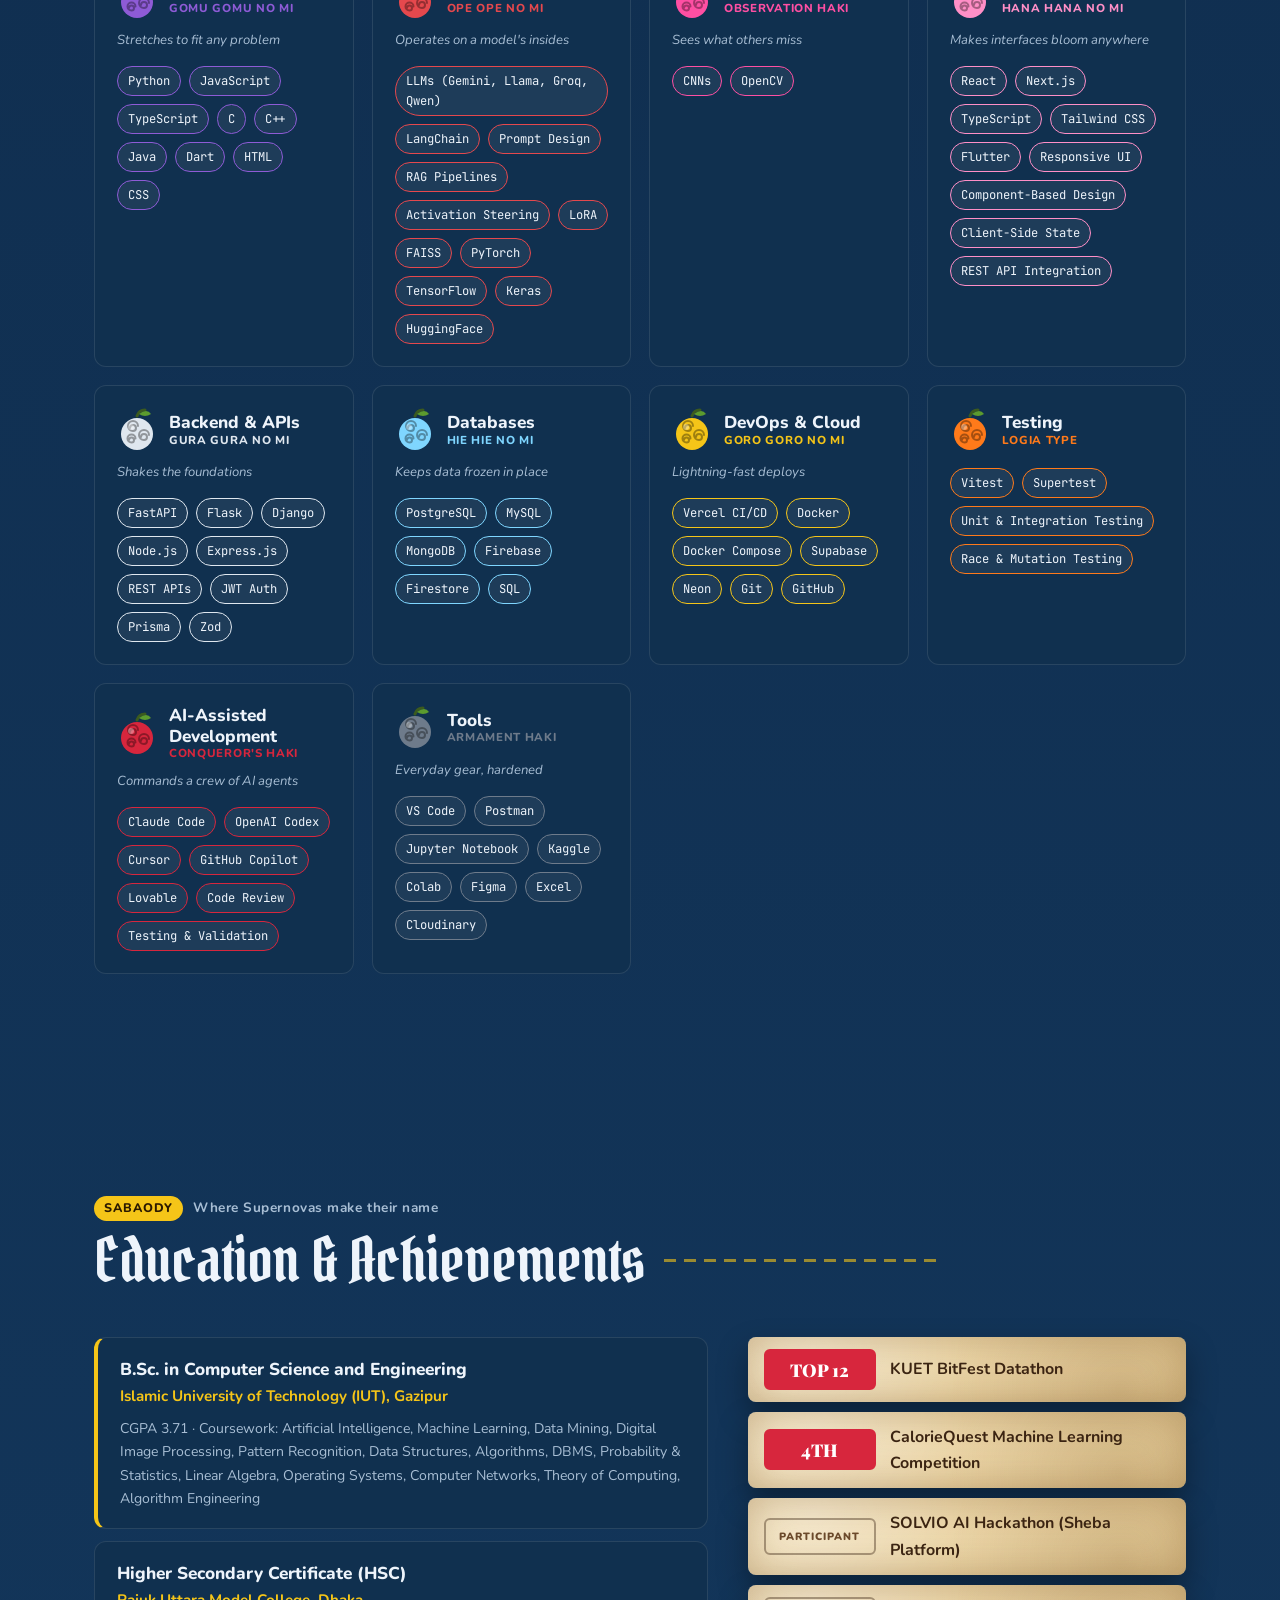
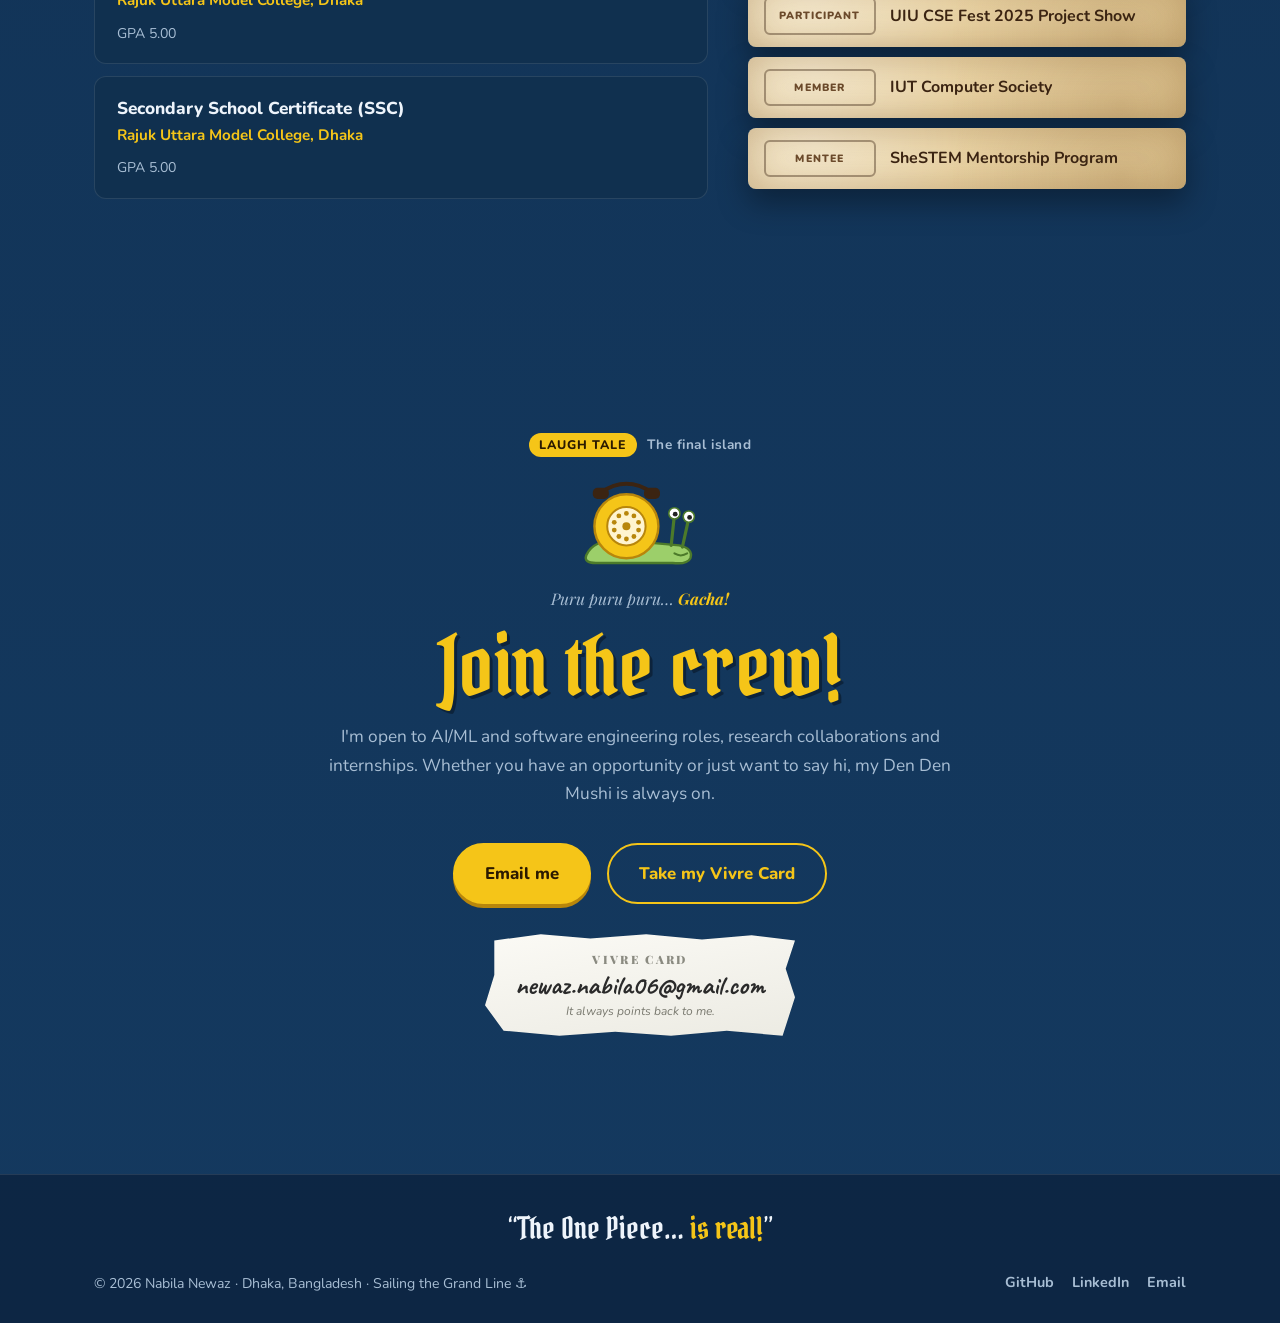
<file: one-piece/index.html>
<!DOCTYPE html>
<html lang="en">
<head>
  <meta charset="UTF-8" />
  <meta name="viewport" content="width=device-width, initial-scale=1.0" />
  <title>Nabila Newaz | Wanted: AI/ML Engineer &amp; Full-Stack Developer</title>
  <meta name="description" content="One Piece–themed portfolio of Nabila Newaz, a CSE graduate from IUT working on applied AI/ML research, LLM applications and full-stack engineering." />
  <link rel="preconnect" href="https://fonts.googleapis.com" />
  <link rel="preconnect" href="https://fonts.gstatic.com" crossorigin />
  <link href="https://fonts.googleapis.com/css2?family=Pirata+One&family=Playfair+Display:wght@700;900&family=Nunito:wght@400;600;700;800&family=Caveat:wght@600;700&family=JetBrains+Mono:wght@400;600&display=swap" rel="stylesheet" />
  <link rel="stylesheet" href="styles.css" />
</head>
<body>
  <!-- Top route: a ship sails along as you scroll -->
  <div class="log-route-bar" aria-hidden="true">
    <div class="log-route"></div>
    <div class="log-ship" id="logShip"></div>
  </div>

  <!-- Log Pose on the wrist: points to the next island -->
  <a href="#about" class="log-pose" id="logPose" aria-label="Sail to the next island">
    <span class="lp-device" id="lpDevice"></span>
    <span class="lp-label"><small>Log Pose · next island</small><b id="lpNext">East Blue</b></span>
  </a>

  <!-- Pops up when you eat a Devil Fruit -->
  <div class="fruit-toast" id="fruitToast" role="status" aria-live="polite"></div>

  <header class="nav">
    <div class="container nav-inner">
      <a href="#top" class="logo" aria-label="Back to top">
        <span class="logo-hat" id="logoHat"></span>
        <span class="logo-text" id="logoText"></span>
      </a>
      <button class="nav-toggle" id="navToggle" aria-label="Toggle menu" aria-expanded="false">
        <span></span><span></span>
      </button>
      <nav class="nav-links" id="navLinks">
        <a href="#about">About</a>
        <a href="#research">Research</a>
        <a href="#projects">Projects</a>
        <a href="#experience">Experience</a>
        <a href="#skills">Skills</a>
        <a href="#contact" class="btn btn-small">Join the crew</a>
      </nav>
    </div>
  </header>

  <main id="top">
    <!-- Hero -->
    <section class="hero">
      <div class="stars" aria-hidden="true"></div>
      <div class="container hero-grid">
        <div class="hero-main">
          <p class="hero-kicker reveal"><span class="news-coo" id="newsCoo"></span> World Economic Journal: <em>A new Supernova appears in Paradise!</em></p>
          <h1 class="hero-name reveal" id="heroName"></h1>
          <p class="epithet reveal" id="heroEpithet"></p>
          <p class="hero-role reveal" id="heroRole"></p>
          <h2 class="hero-title reveal">I build <span class="typed" id="typed"></span><span class="cursor">|</span></h2>
          <p class="hero-intro reveal" id="heroIntro"></p>
          <div class="hero-actions reveal">
            <a href="#projects" class="btn">See my adventures</a>
            <a href="#" class="btn btn-ghost" id="resumeBtn" target="_blank" rel="noopener">Resume</a>
          </div>
          <div class="hero-socials reveal" id="heroSocials"></div>
        </div>

        <aside class="wanted" id="wanted" aria-label="Wanted poster">
          <p class="wanted-title">WANTED</p>
          <div class="wanted-photo" id="wantedPhoto"></div>
          <p class="wanted-doa">DEAD OR ALIVE</p>
          <p class="wanted-name" id="wantedName"></p>
          <p class="wanted-bounty"><span class="berry">฿</span><span id="wantedBounty"></span>-</p>
          <p class="wanted-marine">MARINE</p>
        </aside>
      </div>
      <div class="fruit-float" id="fruitFloat"></div>
      <div class="hero-ship" id="heroShip" aria-hidden="true"></div>
      <div class="waves" id="waves" aria-hidden="true"></div>
    </section>

    <!-- Grand Line voyage map -->
    <nav class="voyage-map" aria-label="Voyage map">
      <div class="container">
        <p class="map-title">⚓ Chart your course through the Grand Line</p>
        <ol class="islands" id="islandMap"></ol>
      </div>
    </nav>

    <!-- About -->
    <section id="about" class="section container" data-island="0">
      <p class="kicker reveal"><span>East Blue</span> Where the adventure begins</p>
      <h2 class="section-title reveal">About me</h2>
      <div class="about-grid">
        <div class="about-text reveal">
          <div id="aboutText"></div>
          <blockquote class="dream" id="dream"></blockquote>
        </div>
        <div class="stats reveal" id="stats"></div>
      </div>
    </section>

    <!-- Research -->
    <section id="research" class="section container" data-island="1">
      <p class="kicker reveal"><span>Ohara</span> Island of scholars · Road Poneglyph</p>
      <h2 class="section-title reveal">Research</h2>
      <article class="poneglyph reveal" id="researchCard"></article>
    </section>

    <!-- Projects -->
    <section id="projects" class="section container" data-island="2">
      <p class="kicker reveal"><span>Water 7</span> City of shipwrights · Adventure arcs</p>
      <h2 class="section-title reveal">Projects</h2>
      <div class="projects-grid" id="projectsGrid"></div>
    </section>

    <!-- Experience -->
    <section id="experience" class="section container" data-island="3">
      <p class="kicker reveal"><span>Grand Line</span> Voyage log</p>
      <h2 class="section-title reveal">Experience</h2>
      <ol class="voyage" id="timeline"></ol>
    </section>

    <!-- Skills -->
    <section id="skills" class="section container" data-island="4">
      <p class="kicker reveal"><span>Rusukaina</span> Two years of training · Devil Fruits &amp; Haki</p>
      <h2 class="section-title reveal">Skills</h2>
      <div class="skills-grid" id="skillsGrid"></div>
    </section>

    <!-- Education & Achievements -->
    <section id="education" class="section container" data-island="5">
      <p class="kicker reveal"><span>Sabaody</span> Where Supernovas make their name</p>
      <h2 class="section-title reveal">Education &amp; Achievements</h2>
      <div class="edu-grid">
        <div class="edu-list" id="eduList"></div>
        <div class="achievements" id="achievements"></div>
      </div>
    </section>

    <!-- Contact -->
    <section id="contact" class="section container contact" data-island="6">
      <p class="kicker kicker-center reveal"><span>Laugh Tale</span> The final island</p>
      <div class="snail reveal" id="snail" aria-hidden="true"></div>
      <p class="ring reveal" aria-hidden="true">Puru puru puru… <em>Gacha!</em></p>
      <h2 class="contact-title reveal">Join the crew!</h2>
      <p class="contact-text reveal">
        I'm open to AI/ML and software engineering roles, research collaborations and internships.
        Whether you have an opportunity or just want to say hi, my Den Den Mushi is always on.
      </p>
      <div class="contact-actions reveal">
        <a class="btn btn-large" id="contactBtn" href="#">Email me</a>
        <button type="button" class="btn btn-ghost btn-large" id="copyEmailBtn">Take my Vivre Card</button>
      </div>
      <div class="vivre reveal">
        <p class="vivre-label">Vivre Card</p>
        <p class="vivre-email" id="contactEmail"></p>
        <p class="vivre-note">It always points back to me.</p>
      </div>
      <p class="copy-status mono" id="copyStatus" role="status" aria-live="polite"></p>
    </section>
  </main>

  <footer class="footer">
    <div class="container">
      <p class="footer-quote">“The One Piece… <b>is real!</b>”</p>
      <div class="footer-inner">
        <p id="footerText"></p>
        <div class="footer-socials" id="footerSocials"></div>
      </div>
    </div>
  </footer>

  <script src="../data.js"></script>
  <script src="script.js"></script>
</body>
</html>
</file>
<file: styles.css>
:root {
  --bg: #0b0b0e;
  --bg-elev: #131318;
  --bg-card: #15151b;
  --border: #26262e;
  --text: #f3f3f5;
  --text-dim: #a0a0ab;
  --red: #e10600;
  --red-soft: rgba(225, 6, 0, 0.14);
  --purple: #b36bff; /* fastest sector */
  --green: #2bd96b;  /* personal best */
  --yellow: #ffd21f; /* slower */
  /* tyre compounds */
  --soft: #ff2a2a;
  --medium: #ffd21f;
  --hard: #f1f1f1;
  --inter: #2bd96b;
  --wet: #2e8bff;
  --radius: 6px;
  --maxw: 1140px;
  --font: "Titillium Web", system-ui, -apple-system, Segoe UI, Roboto, sans-serif;
  --mono: "JetBrains Mono", ui-monospace, Consolas, monospace;
  --slant: polygon(0 0, 100% 0, calc(100% - 14px) 100%, 0 100%);
}

*, *::before, *::after { box-sizing: border-box; margin: 0; padding: 0; }

html { scroll-behavior: smooth; scroll-padding-top: 80px; }

body {
  font-family: var(--font);
  background: var(--bg);
  color: var(--text);
  line-height: 1.6;
  -webkit-font-smoothing: antialiased;
  overflow-x: hidden;
}
body.intro-active { overflow: hidden; }

a { color: inherit; text-decoration: none; }
ul, ol { list-style: none; }

.container { width: 100%; max-width: var(--maxw); margin: 0 auto; padding: 0 24px; }
.mono { font-family: var(--mono); }

/* Carbon fibre texture */
.carbon {
  background-color: #111116;
  background-image:
    radial-gradient(#000 15%, transparent 16%),
    radial-gradient(#000 15%, transparent 16%),
    radial-gradient(rgba(255, 255, 255, 0.05) 15%, transparent 20%),
    radial-gradient(rgba(255, 255, 255, 0.05) 15%, transparent 20%);
  background-position: 0 0, 6px 6px, 0 1px, 6px 7px;
  background-size: 12px 12px;
}

/* Chequered strip */
.checker-strip {
  height: 16px;
  background: repeating-conic-gradient(#f3f3f5 0 25%, #0b0b0e 0 50%) 0 0 / 16px 16px;
  opacity: 0.9;
}

/* ============ Start lights intro ============ */
.lights-intro {
  position: fixed; inset: 0; z-index: 200;
  display: flex; flex-direction: column; align-items: center; justify-content: center; gap: 36px;
  background: #050507;
  cursor: pointer;
  transition: opacity 0.6s ease, visibility 0.6s;
}
.lights-intro.done { opacity: 0; visibility: hidden; }
.gantry { display: flex; gap: clamp(8px, 2.5vw, 20px); }
.pod {
  display: flex; flex-direction: column; gap: 10px;
  background: #1a1a1f; border: 2px solid #2a2a31; border-radius: 10px;
  padding: 10px;
}
.bulb {
  width: clamp(34px, 9vw, 58px); height: clamp(34px, 9vw, 58px);
  border-radius: 50%;
  background: #2a0605;
  box-shadow: inset 0 -4px 10px rgba(0, 0, 0, 0.6);
  transition: background 0.08s, box-shadow 0.08s;
}
.pod.on .bulb {
  background: radial-gradient(circle at 40% 35%, #ff6b5e, var(--red) 55%, #8a0400);
  box-shadow: 0 0 22px 4px rgba(225, 6, 0, 0.75), inset 0 -4px 8px rgba(0, 0, 0, 0.3);
}
.lights-text {
  font-weight: 900; font-style: italic; text-transform: uppercase; letter-spacing: 0.02em;
  font-size: clamp(1.4rem, 5vw, 2.6rem);
  opacity: 0; transform: scale(0.92); transition: opacity 0.25s, transform 0.25s;
  text-align: center; padding: 0 16px;
}
.lights-text.show { opacity: 1; transform: none; }
.lights-skip { position: absolute; bottom: 28px; font-family: var(--mono); font-size: 0.75rem; color: #55555f; }

/* ============ Lap progress bar ============ */
.lap-bar {
  position: fixed; top: 0; left: 0; z-index: 70;
  height: 3px; width: 0; background: var(--red);
  box-shadow: 0 0 10px rgba(225, 6, 0, 0.8);
}

/* ============ Buttons ============ */
.btn {
  display: inline-flex; align-items: center; gap: 8px;
  padding: 12px 30px 12px 22px;
  font-weight: 700; font-size: 0.95rem; text-transform: uppercase; letter-spacing: 0.06em;
  background: var(--red); color: #fff;
  clip-path: var(--slant);
  transition: transform 0.2s, background 0.2s, filter 0.2s;
}
.btn:hover { transform: translateX(4px); filter: brightness(1.12); }
.btn-ghost {
  background: transparent; color: var(--text);
  clip-path: none; padding: 10px 22px; border: 2px solid var(--text-dim); transform: skewX(-12deg);
}
.btn-ghost:hover { transform: skewX(-12deg) translateX(4px); }
.btn-ghost:hover { background: rgba(255, 255, 255, 0.06); }
.btn-small { padding: 8px 24px 8px 16px; font-size: 0.8rem; }
.btn-large { padding: 16px 44px 16px 30px; font-size: 1.05rem; }

/* ============ Nav ============ */
.nav {
  position: fixed; top: 0; left: 0; right: 0; z-index: 50;
  transition: background 0.3s, border-color 0.3s;
  border-bottom: 1px solid transparent;
}
.nav.scrolled {
  background: rgba(11, 11, 14, 0.88);
  backdrop-filter: blur(12px);
  -webkit-backdrop-filter: blur(12px);
  border-bottom-color: var(--border);
}
.nav-inner { display: flex; align-items: center; justify-content: space-between; gap: 16px; height: 70px; }
.logo { display: flex; align-items: stretch; font-weight: 900; font-style: italic; line-height: 1; }
.logo-num {
  background: var(--red); color: #fff; padding: 7px 14px 7px 10px; font-size: 1.1rem;
  clip-path: var(--slant);
}
.logo-code { padding: 7px 10px; font-size: 1.1rem; letter-spacing: 0.08em; }
.lap-counter {
  font-size: 0.75rem; color: var(--text-dim); letter-spacing: 0.1em;
  border: 1px solid var(--border); padding: 4px 10px; border-radius: 4px;
  margin-right: auto;
}
.nav-links { display: flex; align-items: center; gap: 26px; }
.nav-links a:not(.btn) {
  position: relative;
  color: var(--text-dim); font-size: 0.9rem; font-weight: 600; text-transform: uppercase; letter-spacing: 0.06em;
  transition: color 0.2s;
}
.nav-links a:not(.btn)::after {
  content: ""; position: absolute; left: 0; right: 0; bottom: -6px; height: 2px;
  background: var(--red); transform: scaleX(0); transform-origin: left; transition: transform 0.25s;
}
.nav-links a:not(.btn):hover, .nav-links a.active { color: var(--text); }
.nav-links a:not(.btn):hover::after, .nav-links a.active::after { transform: scaleX(1); }

.nav-toggle {
  display: none; background: none; border: 0; cursor: pointer;
  width: 32px; height: 32px; position: relative;
}
.nav-toggle span {
  position: absolute; left: 4px; right: 4px; height: 2px; background: var(--text);
  transition: transform 0.3s, top 0.3s;
}
.nav-toggle span:first-child { top: 11px; }
.nav-toggle span:last-child { top: 19px; }
.nav-toggle[aria-expanded="true"] span:first-child { top: 15px; transform: rotate(45deg); }
.nav-toggle[aria-expanded="true"] span:last-child { top: 15px; transform: rotate(-45deg); }

/* ============ Hero ============ */
.hero {
  position: relative; overflow: hidden;
  min-height: 100vh;
  display: flex; flex-direction: column; justify-content: center;
  padding-top: 90px;
  background:
    linear-gradient(115deg, transparent 58%, var(--red-soft) 58%, var(--red-soft) 64%, transparent 64%),
    radial-gradient(900px circle at 80% 20%, rgba(225, 6, 0, 0.12), transparent 60%);
}
.hero-grid {
  display: grid; grid-template-columns: 1.5fr 1fr; gap: 48px; align-items: center;
  padding-bottom: 70px; position: relative; z-index: 1; flex-shrink: 0;
}
.live {
  display: inline-flex; align-items: center; gap: 8px;
  font-size: 0.78rem; letter-spacing: 0.12em; color: var(--text-dim); text-transform: uppercase;
}
.live-dot {
  width: 8px; height: 8px; border-radius: 50%; background: var(--red);
  box-shadow: 0 0 0 0 rgba(225, 6, 0, 0.7); animation: pulse 1.6s infinite;
}
@keyframes pulse { 70% { box-shadow: 0 0 0 10px rgba(225, 6, 0, 0); } 100% { box-shadow: 0 0 0 0 rgba(225, 6, 0, 0); } }

.hero-name { margin: 14px 0 6px; line-height: 0.92; text-transform: uppercase; }
.hero-name .first { display: block; font-weight: 400; font-size: clamp(1.8rem, 5vw, 3rem); letter-spacing: 0.04em; }
.hero-name .last {
  display: block; font-weight: 900; font-style: italic;
  font-size: clamp(3.4rem, 11vw, 7rem); letter-spacing: -0.01em;
}
.hero-role {
  display: inline-block; margin: 10px 0 18px;
  font-weight: 700; text-transform: uppercase; letter-spacing: 0.1em; font-size: 0.9rem;
  padding: 4px 26px 4px 12px; background: var(--red); clip-path: var(--slant);
}
.hero-title { font-size: clamp(1.3rem, 3.4vw, 2rem); font-weight: 700; color: var(--text-dim); }
.typed { color: var(--text); }
.cursor { color: var(--red); animation: blink 1s steps(1) infinite; }
@keyframes blink { 50% { opacity: 0; } }
.hero-intro { max-width: 560px; margin: 18px 0 32px; color: var(--text-dim); font-size: 1.1rem; }
.hero-actions { display: flex; gap: 14px; flex-wrap: wrap; }
.hero-socials { display: flex; gap: 22px; margin-top: 34px; flex-wrap: wrap; }
.hero-socials a, .footer-socials a {
  font-family: var(--mono); font-size: 0.8rem; color: var(--text-dim); text-transform: uppercase; letter-spacing: 0.06em;
  transition: color 0.2s;
}
.hero-socials a:hover, .footer-socials a:hover { color: var(--red); }

/* Driver card */
.driver-card {
  position: relative;
  border: 1px solid var(--border); border-top: 4px solid var(--red); border-radius: var(--radius);
  padding: 26px 26px 20px;
  box-shadow: 0 30px 60px rgba(0, 0, 0, 0.5);
}
.driver-card-top { display: flex; align-items: baseline; justify-content: space-between; margin-bottom: 18px; }
.driver-num {
  font-size: clamp(4.5rem, 10vw, 6.5rem); font-weight: 900; font-style: italic; line-height: 0.9;
  color: transparent; -webkit-text-stroke: 2px var(--red);
}
.driver-code { font-family: var(--mono); font-weight: 700; font-size: 1.6rem; letter-spacing: 0.1em; }
.driver-stats { display: grid; gap: 0; }
.driver-stats div {
  display: flex; justify-content: space-between; gap: 16px;
  padding: 10px 0; border-top: 1px solid rgba(255, 255, 255, 0.07);
  font-size: 0.92rem;
}
.driver-stats dt { font-family: var(--mono); font-size: 0.72rem; letter-spacing: 0.12em; color: var(--text-dim); text-transform: uppercase; padding-top: 2px; }
.driver-stats dd { font-weight: 600; text-align: right; }
.status-dot { display: inline-block; width: 8px; height: 8px; border-radius: 50%; background: var(--green); margin-right: 6px; box-shadow: 0 0 8px var(--green); }

/* Speed lines */
.speed-lines { position: absolute; inset: 0; pointer-events: none; }
.speed-lines span {
  position: absolute; right: -40%; height: 2px; width: 30%;
  background: linear-gradient(90deg, transparent, rgba(255, 255, 255, 0.35));
  animation: speed 2.6s linear infinite;
}
.speed-lines span:nth-child(1) { top: 18%; animation-delay: 0s; }
.speed-lines span:nth-child(2) { top: 34%; animation-delay: 1.1s; width: 20%; }
.speed-lines span:nth-child(3) { top: 52%; animation-delay: 0.5s; background: linear-gradient(90deg, transparent, rgba(225, 6, 0, 0.6)); }
.speed-lines span:nth-child(4) { top: 66%; animation-delay: 1.8s; width: 40%; }
.speed-lines span:nth-child(5) { top: 80%; animation-delay: 0.9s; width: 18%; }
.speed-lines span:nth-child(6) { top: 90%; animation-delay: 2.2s; background: linear-gradient(90deg, transparent, rgba(225, 6, 0, 0.5)); }
@keyframes speed { from { transform: translateX(0); } to { transform: translateX(-420%); } }

/* ============ Sections ============ */
.section { padding: 110px 24px; }
.kicker {
  display: inline-flex; align-items: center; gap: 10px; margin-bottom: 10px;
  font-family: var(--mono); font-size: 0.78rem; letter-spacing: 0.12em; text-transform: uppercase; color: var(--text-dim);
}
.kicker span {
  background: var(--red); color: #fff; padding: 3px 18px 3px 8px; clip-path: var(--slant); font-weight: 700;
}
.kicker-center { justify-content: center; }
.section-title {
  font-size: clamp(2rem, 5vw, 3rem); font-weight: 900; font-style: italic; text-transform: uppercase;
  letter-spacing: -0.01em; line-height: 1.05;
  margin-bottom: 44px;
  display: flex; align-items: center; gap: 18px;
}
.section-title::after {
  content: ""; flex: 1; max-width: 260px; height: 10px;
  background: repeating-linear-gradient(115deg, var(--red) 0 10px, transparent 10px 18px);
  opacity: 0.8;
}

/* ============ About ============ */
.about-grid { display: grid; grid-template-columns: 1.6fr 1fr; gap: 48px; align-items: start; }
.about-text p { color: var(--text-dim); margin-bottom: 16px; font-size: 1.08rem; }
.stats { display: grid; gap: 12px; }
.stat {
  position: relative; overflow: hidden;
  background: var(--bg-card); border: 1px solid var(--border); border-radius: var(--radius);
  padding: 18px 20px 16px 22px;
}
.stat::before { content: ""; position: absolute; left: 0; top: 0; bottom: 0; width: 5px; background: var(--c); }
.stat-sector {
  display: inline-block; margin-bottom: 6px;
  font-family: var(--mono); font-size: 0.66rem; font-weight: 700; letter-spacing: 0.1em; text-transform: uppercase;
  color: #0b0b0e; background: var(--c); padding: 2px 8px; border-radius: 3px;
}
.stat-value {
  display: flex; align-items: baseline; gap: 12px;
  font-size: 2.4rem; font-weight: 900; font-style: italic; line-height: 1.1; letter-spacing: -0.01em;
}
.stat-delta {
  font-family: var(--mono); font-style: normal; font-size: 0.95rem; font-weight: 700;
  color: var(--green); background: rgba(43, 217, 107, 0.12); padding: 1px 8px; border-radius: 3px;
}
.stat-label { color: var(--text-dim); font-size: 0.92rem; }

/* ============ Research ============ */
.research-card {
  position: relative;
  border: 1px solid var(--border); border-left: 6px solid var(--purple); border-radius: var(--radius);
  padding: 36px;
}
.pole-badge {
  position: absolute; top: -14px; right: 24px;
  font-family: var(--mono); font-weight: 700; font-size: 0.75rem; letter-spacing: 0.12em;
  background: var(--purple); color: #140623; padding: 5px 12px; border-radius: 4px;
}
.research-venue { font-family: var(--mono); font-size: 0.78rem; color: var(--purple); margin-bottom: 10px; letter-spacing: 0.04em; }
.research-card h3 { font-size: clamp(1.3rem, 3vw, 1.7rem); line-height: 1.3; margin-bottom: 22px; font-weight: 700; }
.research-points { margin-bottom: 26px; }
.research-points li { position: relative; padding-left: 24px; margin-bottom: 12px; color: var(--text-dim); }
.research-points li::before {
  content: ""; position: absolute; left: 0; top: 0.6em; width: 12px; height: 4px; background: var(--red);
  transform: skewX(-25deg);
}
.research-link {
  display: inline-flex; align-items: center; gap: 8px; margin-top: 24px;
  font-family: var(--mono); font-size: 0.85rem; color: var(--text); transition: color 0.2s;
}
.research-link:hover { color: var(--red); }

/* Chips */
.chips { display: flex; flex-wrap: wrap; gap: 8px; }
.chip {
  font-family: var(--mono); font-size: 0.76rem;
  padding: 4px 10px; border-radius: 4px;
  background: rgba(255, 255, 255, 0.04); color: var(--text);
  border: 1px solid var(--chip, var(--border));
}

/* ============ Projects ============ */
.projects-grid { display: grid; grid-template-columns: repeat(auto-fill, minmax(320px, 1fr)); gap: 20px; }
.project {
  position: relative; overflow: hidden;
  display: flex; flex-direction: column;
  background: var(--bg-card); border: 1px solid var(--border); border-radius: var(--radius);
  padding: 26px 26px 24px 30px;
  transition: transform 0.25s, border-color 0.25s, box-shadow 0.25s;
}
.project::before {
  content: ""; position: absolute; left: 0; top: 0; bottom: 0; width: 6px; background: var(--livery);
  transition: width 0.3s;
}
.project:hover {
  transform: translateY(-6px);
  border-color: var(--livery);
  box-shadow: 0 18px 40px rgba(0, 0, 0, 0.45);
}
.project:hover::before { width: 10px; }
.project.featured { grid-column: 1 / -1; }
/* A last card left alone on its row stretches full width */
.projects-grid > .project:last-child:nth-child(3n + 2) { grid-column: 1 / -1; }
.project-top { display: flex; justify-content: space-between; align-items: center; margin-bottom: 14px; }
.grid-pos {
  font-family: var(--mono); font-weight: 700; font-size: 1.5rem; line-height: 1;
  color: var(--livery);
}
.grid-pos small { font-size: 0.7rem; color: var(--text-dim); margin-left: 8px; letter-spacing: 0.1em; }
.project-links { display: flex; gap: 14px; }
.project-links a { color: var(--text-dim); transition: color 0.2s; display: flex; }
.project-links a:hover { color: var(--text); }
.project h3 { font-size: 1.4rem; font-weight: 900; font-style: italic; text-transform: uppercase; line-height: 1.15; }
.project-sub { font-size: 0.88rem; color: var(--livery); font-weight: 600; margin: 2px 0 12px; }
.project-desc { color: var(--text-dim); flex: 1; margin-bottom: 18px; }
.project .tags { display: flex; flex-wrap: wrap; gap: 6px 14px; font-family: var(--mono); font-size: 0.74rem; color: var(--text-dim); }
.project .tags span::before { content: "/"; color: var(--livery); margin-right: 4px; }

/* ============ Timeline ============ */
.timeline { position: relative; max-width: 820px; }
.timeline::before {
  content: ""; position: absolute; left: 21px; top: 10px; bottom: 10px; width: 2px;
  background: repeating-linear-gradient(to bottom, var(--text-dim) 0 10px, transparent 10px 20px);
  opacity: 0.4;
}
.timeline > li { position: relative; padding: 0 0 36px 68px; }
.timeline > li:last-child { padding-bottom: 0; }
.stint {
  position: absolute; left: 0; top: 0;
  width: 44px; height: 44px; border-radius: 50%;
  display: grid; place-items: center;
  background: var(--bg); border: 5px solid var(--tyre);
  font-family: var(--mono); font-weight: 700; font-size: 0.8rem;
}
.stint-box {
  background: var(--bg-card); border: 1px solid var(--border); border-radius: var(--radius);
  padding: 20px 24px;
}
.timeline h3 { font-size: 1.2rem; font-weight: 700; }
.timeline .company { color: var(--red); }
.timeline .period { font-family: var(--mono); font-size: 0.76rem; color: var(--text-dim); margin: 4px 0 12px; letter-spacing: 0.04em; }
.timeline .period-gap { height: 12px; }
.stint-points li { position: relative; padding: 0 0 6px 20px; color: var(--text-dim); }
.stint-points li::before {
  content: ""; position: absolute; left: 0; top: 0.65em; width: 10px; height: 3px; background: var(--red); transform: skewX(-25deg);
}

/* ============ Skills (tyre compounds) ============ */
.skills-grid { display: grid; grid-template-columns: repeat(auto-fit, minmax(250px, 1fr)); gap: 18px; }
.skill-card {
  background: var(--bg-card); border: 1px solid var(--border); border-radius: var(--radius);
  padding: 22px;
}
.skill-head { display: flex; align-items: center; gap: 12px; margin-bottom: 16px; }
.tyre {
  flex: none; width: 34px; height: 34px; border-radius: 50%;
  background: radial-gradient(circle, #2a2a30 0 34%, #0d0d10 35% 52%, var(--chip) 53% 62%, #0d0d10 63%);
  box-shadow: 0 0 0 2px #0d0d10;
}
.skill-head h3 { font-size: 1.05rem; font-weight: 700; line-height: 1.2; }
.skill-head small { display: block; font-family: var(--mono); font-size: 0.66rem; color: var(--chip); letter-spacing: 0.12em; text-transform: uppercase; }

/* ============ Education & achievements ============ */
.edu-grid { display: grid; grid-template-columns: 1.4fr 1fr; gap: 40px; align-items: start; }
.edu-item {
  background: var(--bg-card); border: 1px solid var(--border); border-radius: var(--radius);
  padding: 18px 22px; margin-bottom: 12px;
}
.edu-item:first-child { border-left: 5px solid var(--red); }
.edu-item h3 { font-size: 1.08rem; font-weight: 700; }
.edu-school { color: var(--red); font-size: 0.95rem; font-weight: 600; }
.edu-detail { color: var(--text-dim); font-size: 0.88rem; margin-top: 8px; }
.achievements { display: grid; gap: 10px; }
.achievement {
  display: grid; grid-template-columns: 112px 1fr; align-items: center; gap: 14px;
  background: var(--bg-card); border: 1px solid var(--border); border-radius: var(--radius);
  padding: 12px 16px; font-size: 0.95rem; font-weight: 600;
  transition: border-color 0.2s, transform 0.2s;
}
.achievement:hover { border-color: var(--red); transform: translateX(4px); }
.pos {
  font-family: var(--mono); font-weight: 700; text-align: center;
  font-size: 1.15rem; padding: 6px 8px; border-radius: 4px; white-space: nowrap;
  background: rgba(255, 255, 255, 0.06);
}
.pos.podium { background: var(--red); color: #fff; }
.pos.points { background: rgba(225, 6, 0, 0.18); color: #ff6b63; }
.pos.word { font-size: 0.66rem; letter-spacing: 0.08em; text-transform: uppercase; color: var(--text-dim); padding: 9px 8px; }

/* ============ Contact ============ */
.contact { text-align: center; max-width: 700px; }
.radio { display: flex; justify-content: center; align-items: center; gap: 5px; height: 44px; margin: 18px 0 8px; }
.radio span { width: 5px; height: 30%; background: var(--red); border-radius: 3px; animation: wave 1.1s ease-in-out infinite; }
.radio span:nth-child(2n) { animation-delay: 0.15s; }
.radio span:nth-child(3n) { animation-delay: 0.3s; }
.radio span:nth-child(4n) { animation-delay: 0.45s; }
@keyframes wave { 50% { height: 100%; } }
.contact-title {
  font-size: clamp(3rem, 10vw, 5.5rem); font-weight: 900; font-style: italic; text-transform: uppercase;
  line-height: 1; margin: 8px 0 18px;
}
.contact-text { color: var(--text-dim); margin-bottom: 36px; font-size: 1.08rem; }
.contact-actions { display: flex; justify-content: center; gap: 16px; flex-wrap: wrap; }
.contact-actions button { font-family: inherit; cursor: pointer; }
.btn-ghost.btn-large { padding: 14px 30px; }
.contact-email { margin-top: 22px; font-size: 0.95rem; color: var(--text-dim); letter-spacing: 0.04em; }
.copy-status { min-height: 1.4em; margin-top: 8px; font-size: 0.8rem; color: var(--green); }

/* ============ Footer ============ */
.footer { margin-top: 40px; }
.footer-inner { display: flex; justify-content: space-between; align-items: center; gap: 16px; flex-wrap: wrap; padding-top: 26px; padding-bottom: 26px; }
.footer p { font-family: var(--mono); font-size: 0.78rem; color: var(--text-dim); }
.footer-socials { display: flex; gap: 18px; }

/* ============ Reveal ============ */
.reveal { opacity: 0; transform: translateX(-30px); transition: opacity 0.6s ease, transform 0.6s cubic-bezier(0.2, 0.8, 0.2, 1); }
.reveal.visible { opacity: 1; transform: none; }

@media (prefers-reduced-motion: reduce) {
  html { scroll-behavior: auto; }
  .reveal { opacity: 1; transform: none; transition: none; }
  .cursor, .live-dot, .radio span { animation: none; }
  .radio span { height: 60%; }
  .speed-lines { display: none; }
}

/* ============ Responsive ============ */
@media (max-width: 900px) {
  .hero-grid { grid-template-columns: 1fr; gap: 36px; }
  .driver-card { max-width: 460px; }
}

@media (max-width: 860px) {
  .nav-toggle { display: block; z-index: 60; }
  .lap-counter { margin-right: 0; }
  .nav-links {
    position: fixed; inset: 0 0 0 auto; width: min(75vw, 300px);
    flex-direction: column; justify-content: center; gap: 30px;
    background: var(--bg-elev); border-left: 3px solid var(--red);
    transform: translateX(100%); transition: transform 0.3s ease;
  }
  .nav-links.open { transform: none; }
  .nav-links a:not(.btn) { font-size: 1.05rem; }
  .about-grid, .edu-grid { grid-template-columns: 1fr; }
  .stats { grid-template-columns: repeat(3, 1fr); }
  .container { padding: 0 16px; }
  .section { padding: 80px 16px; }
  .hero-grid { padding-bottom: 56px; }
  .projects-grid { grid-template-columns: 1fr; }
  .research-card { padding: 28px 22px; }
  .section-title::after { display: none; }
}

@media (max-width: 640px) {
  .stats { grid-template-columns: 1fr; }
  .hero { min-height: auto; padding-top: 110px; }
  .timeline > li { padding-left: 58px; }
  .stint { width: 38px; height: 38px; border-width: 4px; font-size: 0.7rem; }
  .timeline::before { left: 18px; }
}

@media (max-width: 480px) {
  .lap-counter { display: none; }
  .footer-inner { flex-direction: column; text-align: center; }
}
</file>
<file: aot/styles.css>
:root {
  --night: #0e1311;
  --bg: #131a17;
  --card: #1b2420;
  --card-2: #212c27;
  --border: rgba(255, 255, 255, 0.09);
  --text: #ece9e2;
  --text-dim: #a7aea7;
  --cloak: #2f4b3a;      /* Survey Corps green */
  --cloak-2: #3f6450;
  --cloak-hi: #6f9c7f;
  --leather: #7a5230;
  --leather-2: #a0703f;
  --paper: #eee5d1;
  --paper-2: #ddd0b3;
  --ink: #2a2520;
  --ink-soft: #5c5347;
  --steel: #c7ccd1;
  --steel-dark: #8a9199;
  --blood: #b3261e;
  --gold: #d9b45a;
  --radius: 8px;
  --maxw: 1140px;
  --display: "Cinzel", Georgia, serif;
  --type: "Special Elite", "Courier New", monospace;
  --font: "Source Sans 3", system-ui, -apple-system, Segoe UI, Roboto, sans-serif;
  --mono: "JetBrains Mono", ui-monospace, Consolas, monospace;
}

*, *::before, *::after { box-sizing: border-box; margin: 0; padding: 0; }

html { scroll-behavior: smooth; scroll-padding-top: 80px; }

body {
  font-family: var(--font);
  background: var(--bg);
  color: var(--text);
  line-height: 1.65;
  -webkit-font-smoothing: antialiased;
  overflow-x: hidden;
}

a { color: inherit; text-decoration: none; }
ul, ol { list-style: none; }

.container { width: 100%; max-width: var(--maxw); margin: 0 auto; padding: 0 24px; }
.mono { font-family: var(--mono); }

/* ============ ODM cable progress + gas gauge ============ */
.cable { position: fixed; top: 0; left: 0; right: 0; height: 3px; z-index: 70; pointer-events: none; }
.cable-line {
  height: 100%; width: 0;
  background: linear-gradient(90deg, var(--steel-dark), var(--steel));
  box-shadow: 0 0 6px rgba(199, 204, 209, 0.6);
  position: relative;
}
.cable-line::after {
  content: ""; position: absolute; right: -6px; top: -4px; width: 10px; height: 10px;
  background: var(--steel); clip-path: polygon(0 50%, 100% 0, 70% 50%, 100% 100%);
}
.gas {
  position: fixed; left: 16px; bottom: 16px; z-index: 60;
  display: flex; align-items: center; gap: 8px;
  padding: 7px 12px; border-radius: 6px;
  background: rgba(14, 19, 17, 0.88); border: 1px solid var(--border);
  font-family: var(--type); font-size: 0.72rem; color: var(--text-dim); letter-spacing: 0.06em; text-transform: uppercase;
  opacity: 0; transform: translateY(12px); transition: opacity 0.3s, transform 0.3s;
}
.gas.show { opacity: 1; transform: none; }
.gas-track { width: 90px; height: 8px; border-radius: 4px; background: #2a322e; overflow: hidden; }
.gas-fill { display: block; height: 100%; width: 100%; background: linear-gradient(90deg, var(--cloak-hi), #9fd1ad); transition: width 0.15s linear, background 0.3s; }
.gas-fill.low { background: linear-gradient(90deg, var(--blood), #e0664a); }
.gas-pct { min-width: 3.2em; text-align: right; color: var(--text); }

/* ============ Toast (Captain Levi's remarks) ============ */
.toast {
  position: fixed; left: 50%; bottom: 72px; z-index: 80;
  width: max-content; max-width: min(92vw, 460px);
  padding: 12px 18px; border-radius: 8px;
  background: var(--paper); color: var(--ink);
  border-left: 5px solid var(--cloak);
  box-shadow: 0 16px 34px rgba(0, 0, 0, 0.5);
  font-weight: 600; line-height: 1.4;
  opacity: 0; transform: translate(-50%, 16px); pointer-events: none;
  transition: opacity 0.3s, transform 0.3s;
}
.toast.show { opacity: 1; transform: translate(-50%, 0); }
.toast b { font-family: var(--display); font-weight: 900; letter-spacing: 0.02em; }
.toast small { display: block; font-family: var(--type); font-size: 0.78rem; color: var(--ink-soft); margin-top: 2px; }

/* ============ Buttons ============ */
.btn {
  display: inline-flex; align-items: center; gap: 8px;
  padding: 12px 24px; border-radius: 4px;
  font-family: var(--display); font-weight: 700; font-size: 0.9rem; letter-spacing: 0.08em; text-transform: uppercase;
  background: var(--cloak-2); color: #f4f1ea;
  border: 1px solid var(--cloak-hi);
  box-shadow: inset 0 -3px 0 rgba(0, 0, 0, 0.25);
  transition: transform 0.15s, background 0.2s, box-shadow 0.2s;
}
.btn:hover { background: #4b765e; transform: translateY(-2px); box-shadow: inset 0 -3px 0 rgba(0, 0, 0, 0.25), 0 8px 18px rgba(0, 0, 0, 0.35); }
.btn-ghost { background: transparent; color: var(--steel); border-color: var(--steel-dark); }
.btn-ghost:hover { background: rgba(199, 204, 209, 0.08); }
.btn-small { padding: 7px 14px; font-size: 0.75rem; }
.btn-large { padding: 15px 28px; font-size: 1rem; }
button.btn { cursor: pointer; }

/* ============ Nav ============ */
.nav {
  position: fixed; top: 0; left: 0; right: 0; z-index: 50;
  transition: background 0.3s, border-color 0.3s;
  border-bottom: 1px solid transparent;
}
.nav.scrolled {
  background: rgba(14, 19, 17, 0.9);
  backdrop-filter: blur(10px); -webkit-backdrop-filter: blur(10px);
  border-bottom-color: var(--border);
}
.nav-inner { display: flex; align-items: center; justify-content: space-between; height: 70px; }
.logo { display: flex; align-items: center; gap: 10px; }
.logo-wings { width: 44px; height: 30px; }
.logo-wings svg, .file-wings svg { width: 100%; height: 100%; }
.logo-text { font-family: var(--display); font-weight: 900; font-size: 1.25rem; letter-spacing: 0.1em; }
.nav-links { display: flex; align-items: center; gap: 26px; }
.nav-links a:not(.btn) {
  font-family: var(--display); font-weight: 700; font-size: 0.82rem; letter-spacing: 0.1em; text-transform: uppercase;
  color: var(--text-dim); transition: color 0.2s;
}
.nav-links a:not(.btn):hover, .nav-links a.active { color: var(--text); }
.nav-links a.active { text-shadow: 0 0 12px rgba(111, 156, 127, 0.6); }

.nav-toggle { display: none; background: none; border: 0; cursor: pointer; width: 32px; height: 32px; position: relative; }
.nav-toggle span { position: absolute; left: 4px; right: 4px; height: 2px; background: var(--text); transition: transform 0.3s, top 0.3s; }
.nav-toggle span:first-child { top: 11px; }
.nav-toggle span:last-child { top: 19px; }
.nav-toggle[aria-expanded="true"] span:first-child { top: 15px; transform: rotate(45deg); }
.nav-toggle[aria-expanded="true"] span:last-child { top: 15px; transform: rotate(-45deg); }

/* ============ Hero ============ */
.hero {
  position: relative; overflow: hidden;
  min-height: 100vh;
  display: flex; flex-direction: column; justify-content: center;
  padding: 100px 0 200px;
}
.sky {
  position: absolute; inset: 0;
  background:
    radial-gradient(900px 400px at 50% 100%, rgba(214, 120, 70, 0.35), transparent 70%),
    linear-gradient(180deg, #1a2226 0%, #2d3a40 45%, #6b4a3c 80%, #8a5a3e 100%);
}
.wall {
  position: absolute; left: 0; right: 0; bottom: 0; height: 170px; z-index: 2;
  background:
    linear-gradient(180deg, rgba(0, 0, 0, 0.35), transparent 14px),
    repeating-linear-gradient(90deg, transparent 0 118px, rgba(0, 0, 0, 0.35) 118px 120px),
    repeating-linear-gradient(0deg, transparent 0 40px, rgba(0, 0, 0, 0.35) 40px 42px),
    linear-gradient(180deg, #6f6a62, #57524b 60%, #45413b);
  box-shadow: 0 -2px 0 #8c867c, 0 -10px 30px rgba(0, 0, 0, 0.45);
}
.wall::before { /* offset every other course of stone */
  content: ""; position: absolute; inset: 42px 0 0;
  background: repeating-linear-gradient(90deg, transparent 0 58px, rgba(0, 0, 0, 0.3) 58px 60px, transparent 60px 120px);
  -webkit-mask: repeating-linear-gradient(0deg, transparent 0 42px, #000 42px 84px);
  mask: repeating-linear-gradient(0deg, transparent 0 42px, #000 42px 84px);
}
.wall-name {
  position: absolute; right: 32px; bottom: 22px;
  font-family: var(--display); font-weight: 900; letter-spacing: 0.4em; font-size: 0.8rem;
  color: rgba(0, 0, 0, 0.35); text-shadow: 0 1px 0 rgba(255, 255, 255, 0.08);
}
.giant {
  position: absolute; bottom: 150px; left: 76%; width: 430px; z-index: 1;
  transform: translateX(-50%);
}
.giant svg { width: 100%; height: auto; display: block; overflow: visible; }
.steam { animation: steam 5s ease-in-out infinite; transform-box: fill-box; transform-origin: center; filter: blur(7px); }
.steam:nth-of-type(2) { animation-delay: 1.4s; }
.steam:nth-of-type(3) { animation-delay: 2.8s; }
@keyframes steam { 0% { opacity: 0; transform: translateY(10px) scale(0.8); } 40% { opacity: 0.55; } 100% { opacity: 0; transform: translateY(-40px) scale(1.4); } }
.giant-eyes { animation: glare 6s ease-in-out infinite; }
@keyframes glare { 0%, 80%, 100% { opacity: 0.9; } 85%, 95% { opacity: 0.1; } }

.scout-swing {
  position: absolute; top: 70px; left: 58%; width: 70px; height: 260px; z-index: 1;
  transform-origin: 50% 0; animation: swing 3.6s ease-in-out infinite;
}
.scout-swing svg { width: 100%; height: 100%; overflow: visible; }
@keyframes swing { 0%, 100% { transform: rotate(24deg); } 50% { transform: rotate(-24deg); } }

.hero-grid {
  position: relative; z-index: 3; flex-shrink: 0;
  display: grid; grid-template-columns: 1.35fr 1fr; gap: 56px; align-items: center;
}
.hero-kicker { display: flex; flex-wrap: wrap; align-items: center; gap: 10px; font-family: var(--type); font-size: 0.92rem; color: var(--text-dim); }
.kick-tag {
  background: var(--cloak); color: #f4f1ea; border: 1px solid var(--cloak-hi);
  font-family: var(--display); font-weight: 700; letter-spacing: 0.1em; text-transform: uppercase; font-size: 0.72rem;
  padding: 3px 10px; border-radius: 3px;
}
.hero-name {
  font-family: var(--display); font-weight: 900; text-transform: uppercase;
  font-size: clamp(2.6rem, 7.5vw, 5.2rem); line-height: 1; letter-spacing: 0.03em; margin: 14px 0 6px;
  text-shadow: 0 4px 0 rgba(0, 0, 0, 0.35);
}
.epithet { font-family: var(--display); font-weight: 700; font-size: clamp(1rem, 2.4vw, 1.3rem); color: var(--gold); letter-spacing: 0.04em; }
.hero-role {
  display: inline-block; margin: 16px 0 18px;
  font-weight: 800; font-size: 0.85rem; letter-spacing: 0.08em; text-transform: uppercase;
  padding: 5px 12px; border-left: 4px solid var(--leather-2); background: rgba(122, 82, 48, 0.35);
}
.hero-title { font-size: clamp(1.3rem, 3.2vw, 1.9rem); font-weight: 800; color: var(--text-dim); }
.typed { color: var(--text); }
.cursor { color: var(--cloak-hi); animation: blink 1s steps(1) infinite; font-weight: 400; }
@keyframes blink { 50% { opacity: 0; } }
.hero-intro { max-width: 560px; margin: 16px 0 28px; color: #c9cec8; font-size: 1.08rem; }
.hero-actions { display: flex; gap: 14px; flex-wrap: wrap; }
.hero-socials { display: flex; gap: 22px; margin-top: 26px; flex-wrap: wrap; }
.hero-socials a, .footer-socials a { font-weight: 700; font-size: 0.9rem; color: var(--text-dim); transition: color 0.2s; }
.hero-socials a:hover, .footer-socials a:hover { color: var(--cloak-hi); }
.inspect-hint {
  margin-top: 22px; max-width: 520px; padding: 10px 14px; border-radius: 6px;
  background: rgba(14, 19, 17, 0.55); border: 1px dashed rgba(199, 204, 209, 0.3);
  font-size: 0.9rem; color: var(--text-dim);
}
.inspect-hint b { color: var(--text); }

/* Personnel file */
.file {
  position: relative; justify-self: center; width: min(100%, 380px);
  background:
    radial-gradient(circle at 15% 10%, rgba(255, 255, 255, 0.4), transparent 40%),
    linear-gradient(170deg, var(--paper), var(--paper-2));
  color: var(--ink);
  border-radius: 4px; overflow: hidden;
  box-shadow: 0 26px 50px rgba(0, 0, 0, 0.55), inset 0 0 30px rgba(120, 90, 50, 0.25);
  transform: rotate(-1.5deg);
}
.file::before { /* paperclip */
  content: ""; position: absolute; top: -6px; right: 40px; width: 16px; height: 44px; z-index: 2;
  border: 3px solid #9aa0a6; border-radius: 8px;
}
.file-head {
  display: flex; align-items: center; gap: 12px;
  padding: 14px 18px; background: var(--cloak); color: #f4f1ea;
  border-bottom: 3px solid var(--leather);
}
.file-wings { width: 54px; height: 38px; flex: none; }
.file-org { font-family: var(--display); font-weight: 900; letter-spacing: 0.14em; font-size: 0.95rem; text-transform: uppercase; }
.file-title { font-family: var(--type); font-size: 0.8rem; opacity: 0.85; }
.file-body { display: grid; grid-template-columns: 96px 1fr; gap: 16px; padding: 18px; }
.file-photo {
  width: 96px; height: 120px; border: 2px solid var(--ink-soft); background: #cfd6d2;
  display: grid; place-items: end center; overflow: hidden;
}
.file-photo img { width: 100%; height: 100%; object-fit: cover; }
.file-photo svg { width: 100%; height: auto; display: block; }
.file-fields { display: grid; gap: 7px; font-size: 0.86rem; }
.file-fields div { border-bottom: 1px dashed rgba(42, 37, 32, 0.3); padding-bottom: 4px; }
.file-fields dt { font-family: var(--type); font-size: 0.68rem; color: var(--ink-soft); text-transform: uppercase; letter-spacing: 0.06em; }
.file-fields dd { font-weight: 700; line-height: 1.25; }
.stamp {
  position: absolute; right: 18px; bottom: 22px;
  font-family: var(--display); font-weight: 900; font-size: 1.2rem; letter-spacing: 0.14em; text-transform: uppercase;
  color: rgba(179, 38, 30, 0.8); border: 3px solid rgba(179, 38, 30, 0.8); border-radius: 4px;
  padding: 2px 10px; transform: rotate(-14deg);
  mix-blend-mode: multiply;
}

/* ============ Sections ============ */
.section { padding: 110px 24px; position: relative; }
.kicker {
  display: inline-flex; align-items: center; gap: 10px; margin-bottom: 8px;
  font-family: var(--type); font-size: 0.9rem; color: var(--text-dim);
}
.kicker span {
  font-family: var(--display); font-weight: 700; font-size: 0.72rem; letter-spacing: 0.12em; text-transform: uppercase;
  background: var(--cloak); color: #f4f1ea; border: 1px solid var(--cloak-hi); padding: 2px 10px; border-radius: 3px;
}
.kicker-center { justify-content: center; }
.section-title {
  font-family: var(--display); font-weight: 900; text-transform: uppercase; letter-spacing: 0.04em;
  font-size: clamp(2rem, 5vw, 3rem); line-height: 1.1; margin-bottom: 44px;
  display: flex; align-items: center; gap: 18px;
}
.section-title::after {
  content: ""; flex: 1; max-width: 260px; height: 2px;
  background: linear-gradient(90deg, var(--steel), transparent);
}

/* ============ About ============ */
.about-grid { display: grid; grid-template-columns: 1.6fr 1fr; gap: 48px; align-items: start; }
.about-text p { color: #c9cec8; margin-bottom: 16px; font-size: 1.08rem; }
.stats { display: grid; gap: 12px; }
.stat {
  position: relative; padding: 16px 20px 14px 22px; border-radius: 4px;
  background: linear-gradient(180deg, #2a3430, #1f2824);
  border: 1px solid rgba(199, 204, 209, 0.18);
  box-shadow: inset 0 1px 0 rgba(255, 255, 255, 0.06);
}
.stat::before, .stat::after { /* rivets */
  content: ""; position: absolute; top: 8px; width: 6px; height: 6px; border-radius: 50%; background: var(--steel-dark);
}
.stat::before { left: 8px; }
.stat::after { right: 8px; }
.stat-value { font-family: var(--display); font-weight: 900; font-size: 2.1rem; line-height: 1.1; color: var(--text); }
.stat-label { color: var(--text-dim); font-size: 0.92rem; font-weight: 600; }

/* ============ Research: Hange's lab notebook ============ */
.lab {
  position: relative; color: var(--ink);
  padding: 40px 40px 34px 64px; border-radius: 4px;
  background:
    linear-gradient(90deg, transparent 44px, rgba(179, 38, 30, 0.35) 44px 46px, transparent 46px),
    repeating-linear-gradient(0deg, transparent 0 29px, rgba(60, 90, 120, 0.18) 29px 30px),
    linear-gradient(170deg, #f3ecdc, #e4d8bd);
  box-shadow: 0 24px 50px rgba(0, 0, 0, 0.5);
}
.lab-head { display: flex; justify-content: space-between; align-items: flex-start; gap: 16px; margin-bottom: 8px; flex-wrap: wrap; }
.lab-label { font-family: var(--type); font-size: 0.85rem; color: var(--ink-soft); }
.classified {
  font-family: var(--display); font-weight: 900; letter-spacing: 0.16em; font-size: 0.9rem; text-transform: uppercase;
  color: rgba(179, 38, 30, 0.85); border: 3px double rgba(179, 38, 30, 0.85); padding: 2px 10px; transform: rotate(4deg);
}
.lab h3 { font-family: var(--display); font-weight: 900; font-size: clamp(1.25rem, 2.8vw, 1.65rem); line-height: 1.3; margin: 6px 0 18px; }
.lab-note { font-family: var(--type); font-size: 0.92rem; color: var(--ink-soft); margin-bottom: 16px; }
.research-points { margin-bottom: 22px; }
.research-points li { position: relative; padding-left: 26px; margin-bottom: 12px; }
.research-points li::before { content: "▸"; position: absolute; left: 4px; color: var(--cloak); font-weight: 900; }
.lab .chips .chip { border-color: rgba(42, 37, 32, 0.35); color: var(--ink); background: rgba(255, 255, 255, 0.35); }
.research-link { display: inline-flex; align-items: center; gap: 8px; margin-top: 20px; font-weight: 800; color: var(--cloak); }
.research-link:hover { text-decoration: underline; }

/* Chips */
.chips { display: flex; flex-wrap: wrap; gap: 8px; }
.chip {
  font-family: var(--mono); font-size: 0.75rem; padding: 3px 10px; border-radius: 3px;
  background: rgba(255, 255, 255, 0.05); color: var(--text); border: 1px solid var(--chip, var(--border));
}

/* ============ Projects: expeditions ============ */
.projects-grid { display: grid; grid-template-columns: repeat(auto-fill, minmax(320px, 1fr)); gap: 22px; }
.exp {
  position: relative; display: flex; flex-direction: column;
  padding: 24px 24px 22px; border-radius: 6px;
  background: linear-gradient(170deg, #26382e, #1d2a23);
  border: 1px solid rgba(111, 156, 127, 0.25);
  transition: transform 0.25s, border-color 0.25s, box-shadow 0.25s;
}
.exp::before { /* leather strap */
  content: ""; position: absolute; left: 0; right: 0; top: 0; height: 6px; border-radius: 6px 6px 0 0;
  background: linear-gradient(90deg, var(--leather), var(--leather-2), var(--leather));
}
.exp:hover { transform: translateY(-6px); border-color: var(--cloak-hi); box-shadow: 0 20px 40px rgba(0, 0, 0, 0.45); }
.exp.featured { grid-column: 1 / -1; background: linear-gradient(170deg, #2c4436, #1f2e26); }
.projects-grid > .exp:last-child:nth-child(3n + 2) { grid-column: 1 / -1; }
.exp-top { display: flex; justify-content: space-between; align-items: center; gap: 12px; margin-bottom: 10px; }
.exp-no { font-family: var(--type); font-size: 0.82rem; color: var(--gold); }
.returned {
  font-family: var(--display); font-weight: 900; font-size: 0.62rem; letter-spacing: 0.14em; text-transform: uppercase;
  color: var(--cloak-hi); border: 2px solid var(--cloak-hi); padding: 1px 7px; border-radius: 3px; transform: rotate(-4deg);
}
.exp h3 { font-family: var(--display); font-weight: 900; font-size: 1.4rem; line-height: 1.2; letter-spacing: 0.02em; }
.exp-sub { color: var(--cloak-hi); font-weight: 700; font-size: 0.9rem; margin-bottom: 12px; }
.exp-desc { color: #c9cec8; flex: 1; margin-bottom: 16px; }
.exp-foot { display: flex; justify-content: space-between; align-items: flex-end; gap: 12px; }
.exp .tags { display: flex; flex-wrap: wrap; gap: 6px; }
.exp .tags span { font-family: var(--mono); font-size: 0.72rem; color: var(--text-dim); padding: 2px 8px; border: 1px solid rgba(199, 204, 209, 0.18); border-radius: 3px; }
.exp-links { display: flex; gap: 12px; flex: none; }
.exp-links a { color: var(--text-dim); display: flex; transition: color 0.2s; }
.exp-links a:hover { color: var(--text); }

/* ============ Experience: deployments ============ */
.deploy { position: relative; max-width: 840px; }
.deploy::before { content: ""; position: absolute; left: 23px; top: 10px; bottom: 10px; width: 2px; background: linear-gradient(var(--steel-dark), transparent); }
.deploy > li { position: relative; padding: 0 0 32px 72px; }
.deploy > li:last-child { padding-bottom: 0; }
.deploy-marker {
  position: absolute; left: 0; top: 0; width: 48px; height: 48px; border-radius: 50%;
  display: grid; place-items: center; background: var(--card); border: 2px solid var(--steel-dark);
}
.deploy-marker svg { width: 28px; height: 28px; }
.deploy-box { background: var(--card); border: 1px solid var(--border); border-left: 4px solid var(--cloak-2); border-radius: var(--radius); padding: 20px 24px; }
.deploy h3 { font-size: 1.2rem; font-weight: 800; }
.deploy .company { color: var(--cloak-hi); }
.deploy .period { font-family: var(--type); font-size: 0.85rem; color: var(--text-dim); margin: 2px 0 12px; }
.deploy .period-gap { height: 10px; }
.deploy-points li { position: relative; padding: 0 0 6px 20px; color: #c9cec8; }
.deploy-points li::before { content: "▸"; position: absolute; left: 2px; color: var(--steel); }

/* ============ Skills: ODM loadout ============ */
.skills-grid { display: grid; grid-template-columns: repeat(auto-fit, minmax(250px, 1fr)); gap: 16px; }
.skill-card {
  position: relative; background: var(--card); border: 1px solid var(--border); border-radius: var(--radius);
  padding: 20px 20px 22px; overflow: hidden; transition: border-color 0.2s, transform 0.2s;
}
.skill-card:hover { border-color: var(--chip); transform: translateY(-3px); }
.skill-head { display: flex; align-items: center; gap: 12px; margin-bottom: 6px; }
.gear-icon { width: 38px; height: 38px; flex: none; }
.gear-icon svg { width: 100%; height: 100%; }
.skill-head h3 { font-size: 1.08rem; font-weight: 800; line-height: 1.2; }
.skill-head small { display: block; font-family: var(--type); font-size: 0.74rem; color: var(--chip); font-weight: 400; }
.gear-note { font-size: 0.82rem; font-style: italic; color: var(--text-dim); margin: 4px 0 14px; }

/* ============ Education & achievements ============ */
.edu-grid { display: grid; grid-template-columns: 1.4fr 1fr; gap: 40px; align-items: start; }
.edu-item { background: var(--card); border: 1px solid var(--border); border-radius: var(--radius); padding: 18px 22px; margin-bottom: 12px; }
.edu-item:first-child { border-left: 4px solid var(--gold); }
.edu-item h3 { font-size: 1.08rem; font-weight: 800; }
.edu-school { color: var(--cloak-hi); font-weight: 700; font-size: 0.95rem; }
.edu-detail { color: var(--text-dim); font-size: 0.88rem; margin-top: 8px; }
.achievements { display: grid; gap: 10px; }
.achievement {
  display: grid; grid-template-columns: 112px 1fr; align-items: center; gap: 14px;
  background: var(--card); border: 1px solid var(--border); border-radius: var(--radius);
  padding: 12px 16px; font-weight: 700; transition: border-color 0.2s, transform 0.2s;
}
.achievement:hover { border-color: var(--gold); transform: translateX(4px); }
.medal {
  text-align: center; font-family: var(--display); font-weight: 900; font-size: 1rem; letter-spacing: 0.06em;
  padding: 5px 6px; border-radius: 4px; white-space: nowrap;
  background: linear-gradient(180deg, #e6c878, #b8913e); color: #2a2010;
  box-shadow: inset 0 -2px 0 rgba(0, 0, 0, 0.25);
}
.medal.word { background: rgba(255, 255, 255, 0.06); color: var(--text-dim); font-family: var(--type); font-weight: 400; font-size: 0.72rem; letter-spacing: 0.06em; text-transform: uppercase; padding: 8px 6px; box-shadow: none; }

/* ============ Contact ============ */
.contact { text-align: center; max-width: 720px; }
.tea { width: 110px; margin: 12px auto 0; }
.tea svg { width: 100%; height: auto; overflow: visible; }
.tea-steam { animation: tea-steam 3s ease-in-out infinite; }
.tea-steam:nth-of-type(2) { animation-delay: 1s; }
.tea-steam:nth-of-type(3) { animation-delay: 2s; }
@keyframes tea-steam { 0% { opacity: 0; transform: translateY(6px); } 50% { opacity: 0.8; } 100% { opacity: 0; transform: translateY(-14px); } }
.contact-title {
  font-family: var(--display); font-weight: 900; text-transform: uppercase; letter-spacing: 0.04em;
  font-size: clamp(2.2rem, 7vw, 4rem); line-height: 1.05; margin: 14px 0 16px;
}
.contact-text { color: #c9cec8; margin-bottom: 32px; font-size: 1.08rem; }
.contact-actions { display: flex; justify-content: center; gap: 16px; flex-wrap: wrap; }
.contact-email { margin-top: 22px; font-size: 0.95rem; color: var(--text-dim); }
.copy-status { min-height: 1.4em; margin-top: 8px; font-size: 0.82rem; color: var(--cloak-hi); }

/* ============ Dust specks (Levi's inspection) ============ */
.dust {
  position: absolute; z-index: 5; width: 30px; height: 30px; padding: 0; border: 0; background: none; cursor: pointer;
  opacity: 0.85; transition: transform 0.2s, opacity 0.2s;
}
.dust svg { width: 100%; height: 100%; }
.dust:hover, .dust:focus-visible { transform: scale(1.3) rotate(15deg); opacity: 1; }
.dust:focus-visible { outline: 2px dashed var(--steel); outline-offset: 3px; border-radius: 50%; }
.dust.cleaned { animation: wipe 0.6s ease-in forwards; pointer-events: none; }
@keyframes wipe { 30% { transform: scale(1.2) rotate(-20deg); } 100% { transform: translateX(40px) scale(0); opacity: 0; } }

/* ============ Footer ============ */
.footer { border-top: 1px solid var(--border); padding: 30px 0; background: var(--night); }
.footer .footer-quote { text-align: center; font-family: var(--display); font-weight: 700; font-size: clamp(1rem, 2.4vw, 1.25rem); color: var(--text); max-width: 760px; margin: 0 auto 22px; line-height: 1.5; }
.footer-quote cite { display: block; margin-top: 6px; font-family: var(--type); font-style: normal; font-size: 0.85rem; color: var(--gold); }
.footer-inner { display: flex; justify-content: space-between; align-items: center; gap: 16px; flex-wrap: wrap; }
.footer p { font-size: 0.88rem; color: var(--text-dim); }
.footer-socials { display: flex; gap: 18px; }

/* ============ Cinematic intro ============ */
body.intro-active { overflow: hidden; }
.intro {
  position: fixed; inset: 0; z-index: 200; overflow: hidden; cursor: pointer;
  background: radial-gradient(ellipse at 50% 120%, #3a2418 0%, #0a0c0b 60%);
  transition: opacity 0.7s ease, visibility 0.7s;
}
.intro.done { opacity: 0; visibility: hidden; }
.intro-line {
  position: absolute; top: 34%; left: 50%; transform: translateX(-50%);
  width: min(90vw, 760px); text-align: center;
  font-family: var(--type); font-size: clamp(1.05rem, 2.6vw, 1.5rem); color: #d8d2c4; letter-spacing: 0.02em;
  transition: opacity 0.4s;
}
.intro.rise .intro-line { opacity: 0; }
.intro-flash { position: absolute; inset: 0; background: #fff6d8; opacity: 0; pointer-events: none; }
.intro.bolt .intro-flash { animation: flash 0.7s ease-out; }
@keyframes flash { 0% { opacity: 0.95; } 15% { opacity: 0.2; } 25% { opacity: 0.85; } 100% { opacity: 0; } }
.intro-bolt { position: absolute; left: 50%; top: 0; width: 180px; transform: translateX(-50%); opacity: 0; }
.intro-bolt svg { width: 100%; height: auto; filter: drop-shadow(0 0 18px #ffd84a) drop-shadow(0 0 40px #ffb300); }
.intro.bolt .intro-bolt { animation: bolt 0.9s ease-out forwards; }
@keyframes bolt { 0% { opacity: 1; } 60% { opacity: 1; } 100% { opacity: 0; } }
.intro.bolt { animation: shake 0.6s cubic-bezier(0.36, 0.07, 0.19, 0.97); }
@keyframes shake {
  10%, 90% { transform: translate(-2px, 1px); }
  20%, 80% { transform: translate(4px, -2px); }
  30%, 50%, 70% { transform: translate(-7px, 3px); }
  40%, 60% { transform: translate(7px, -3px); }
}
.intro-wall {
  position: absolute; left: 0; right: 0; bottom: 0; height: 22vh;
  background:
    repeating-linear-gradient(90deg, transparent 0 118px, rgba(0, 0, 0, 0.4) 118px 120px),
    repeating-linear-gradient(0deg, transparent 0 40px, rgba(0, 0, 0, 0.4) 40px 42px),
    linear-gradient(180deg, #5d5850, #3a3631);
  box-shadow: 0 -2px 0 #857f74;
}
.intro-giant {
  position: absolute; left: 50%; bottom: calc(22vh - 8px); width: min(90vw, 620px);
  transform: translate(-50%, 70%); transition: transform 1.6s cubic-bezier(0.2, 0.7, 0.2, 1);
}
.intro-giant svg { width: 100%; height: auto; display: block; overflow: visible; }
.intro.rise .intro-giant { transform: translate(-50%, 0); }
.intro-giant .steam { animation-duration: 2.2s; }
.intro-title {
  position: absolute; top: 18%; left: 50%; transform: translateX(-50%) scale(1.5);
  width: min(94vw, 900px); text-align: center; opacity: 0;
  transition: opacity 0.25s ease, transform 0.35s cubic-bezier(0.2, 0.9, 0.3, 1.3);
}
.intro.title .intro-title { opacity: 1; transform: translateX(-50%) scale(1); }
.intro-name {
  font-family: var(--display); font-weight: 900; text-transform: uppercase; letter-spacing: 0.06em;
  font-size: clamp(2.4rem, 9vw, 6rem); line-height: 1; color: #f4f1ea;
  text-shadow: 0 6px 0 rgba(0, 0, 0, 0.5), 0 0 40px rgba(0, 0, 0, 0.6);
}
.intro-epithet { margin-top: 10px; font-family: var(--display); font-weight: 700; color: var(--gold); font-size: clamp(1rem, 2.6vw, 1.4rem); letter-spacing: 0.08em; }
.intro-slash {
  position: absolute; left: -10%; top: 46%; width: 120%; height: 3px;
  background: linear-gradient(90deg, transparent, #fff, transparent);
  transform: rotate(-8deg) scaleX(0); transform-origin: left;
  box-shadow: 0 0 14px #fff;
}
.intro.title .intro-slash { animation: slash-in 0.45s ease-out forwards; }
@keyframes slash-in { 0% { transform: rotate(-8deg) scaleX(0); opacity: 1; } 70% { transform: rotate(-8deg) scaleX(1); opacity: 1; } 100% { transform: rotate(-8deg) scaleX(1); opacity: 0; } }
.intro-skip { position: absolute; bottom: 18px; left: 0; right: 0; text-align: center; font-family: var(--type); font-size: 0.78rem; color: rgba(236, 233, 226, 0.45); z-index: 2; }

/* ============ Hero lightning & feathers ============ */
.sky-flash { position: absolute; inset: 0; z-index: 0; background: rgba(255, 240, 200, 0.5); opacity: 0; pointer-events: none; }
.sky-flash.on { animation: flash 0.8s ease-out; }
.sky-bolt { position: absolute; top: 0; width: 110px; z-index: 0; opacity: 0; pointer-events: none; }
.sky-bolt svg { width: 100%; height: auto; filter: drop-shadow(0 0 14px #ffd84a); }
.sky-bolt.on { animation: bolt 0.8s ease-out; }
.feathers { position: absolute; inset: 0; z-index: 1; pointer-events: none; overflow: hidden; }
.feather {
  position: absolute; top: -40px; width: 22px; height: 44px;
  animation: feather-fall var(--dur, 12s) linear var(--delay, 0s) infinite;
  opacity: 0.8;
}
.feather svg { width: 100%; height: 100%; animation: feather-sway 2.6s ease-in-out infinite alternate; }
@keyframes feather-fall { to { transform: translate(var(--drift, 120px), calc(100vh + 80px)) rotate(var(--spin, 200deg)); } }
@keyframes feather-sway { from { transform: rotate(-25deg) translateX(-8px); } to { transform: rotate(25deg) translateX(8px); } }

/* ============ ODM grappling cables ============ */
.odm-layer { position: fixed; inset: 0; width: 100%; height: 100%; z-index: 90; pointer-events: none; }
.odm-cable { stroke: #d6dbe0; stroke-width: 1.6; fill: none; stroke-linecap: round; filter: drop-shadow(0 0 2px rgba(255, 255, 255, 0.6)); }
.odm-hook { fill: #c7ccd1; }
.odm-gas { fill: rgba(230, 230, 225, 0.55); filter: blur(4px); }

/* ============ Signal flares ============ */
.flare { position: absolute; right: 5%; bottom: 10%; width: 40px; height: 70%; pointer-events: none; z-index: 0; }
.flare-smoke {
  position: absolute; left: 50%; bottom: 0; width: 26px; height: 100%; transform: translateX(-50%) scaleY(0); transform-origin: bottom;
  background: linear-gradient(0deg, rgba(111, 208, 140, 0), rgba(111, 208, 140, 0.35) 30%, rgba(160, 230, 180, 0.55));
  filter: blur(6px); border-radius: 20px;
  animation: smoke-rise 1.4s ease-out forwards, smoke-fade 7s ease-in 1.4s forwards;
}
.flare-ball {
  position: absolute; left: 50%; bottom: 0; width: 14px; height: 14px; margin-left: -7px; border-radius: 50%;
  background: #eaffef; box-shadow: 0 0 10px 4px #6fd08c, 0 0 30px 10px rgba(111, 208, 140, 0.6);
  animation: ball-rise 1.4s ease-out forwards, smoke-fade 1s ease-in 2.4s forwards;
}
.flare.red .flare-smoke { background: linear-gradient(0deg, rgba(224, 102, 74, 0), rgba(224, 102, 74, 0.35) 30%, rgba(240, 150, 120, 0.55)); }
.flare.red .flare-ball { box-shadow: 0 0 10px 4px #e0664a, 0 0 30px 10px rgba(224, 102, 74, 0.6); background: #fff0ea; }
.flare.black .flare-smoke { background: linear-gradient(0deg, rgba(20, 20, 20, 0), rgba(20, 20, 20, 0.5) 30%, rgba(40, 40, 40, 0.75)); }
.flare.black .flare-ball { background: #444; box-shadow: 0 0 10px 4px #222; }
@keyframes smoke-rise { to { transform: translateX(-50%) scaleY(1); } }
@keyframes ball-rise { to { bottom: 100%; } }
@keyframes smoke-fade { to { opacity: 0; } }

/* ============ Blade slash on hover ============ */
.exp, .skill-card { overflow: hidden; }
.exp::after, .skill-card::after {
  content: ""; position: absolute; z-index: 2; pointer-events: none;
  left: -20%; top: 50%; width: 140%; height: 2px;
  background: linear-gradient(90deg, transparent, rgba(255, 255, 255, 0.95), transparent);
  box-shadow: 0 0 10px rgba(255, 255, 255, 0.8);
  transform: rotate(-18deg) translateX(-120%);
}
.exp:hover::after, .skill-card:hover::after { animation: card-slash 0.45s ease-out; }
@keyframes card-slash { to { transform: rotate(-18deg) translateX(120%); } }

/* ============ Reveal ============ */
.reveal { opacity: 0; transform: translateY(24px); transition: opacity 0.7s ease, transform 0.7s ease; }
.reveal.visible { opacity: 1; transform: none; }
.file.reveal.visible { transform: rotate(-1.5deg); }

@media (prefers-reduced-motion: reduce) {
  html { scroll-behavior: auto; }
  .reveal { opacity: 1; transform: none; transition: none; }
  .file.reveal { transform: rotate(-1.5deg); }
  .scout-swing, .steam, .giant-eyes, .tea-steam, .cursor, .dust.cleaned { animation: none; }
  .feathers, .sky-bolt, .sky-flash, .flare, .odm-layer { display: none; }
  .exp:hover::after, .skill-card:hover::after { animation: none; }
  .scout-swing { transform: rotate(12deg); }
  .dust.cleaned { display: none; }
}

/* ============ Responsive ============ */
@media (max-width: 900px) {
  .hero-grid { grid-template-columns: 1fr; gap: 44px; }
  .giant { left: 80%; width: 240px; }
  .scout-swing { left: 82%; height: 190px; width: 54px; }
}

@media (max-width: 860px) {
  .nav-toggle { display: block; z-index: 60; }
  .nav-links {
    position: fixed; inset: 0 0 0 auto; width: min(75vw, 300px);
    flex-direction: column; justify-content: center; gap: 30px;
    background: var(--bg); border-left: 3px solid var(--cloak-2);
    transform: translateX(100%); transition: transform 0.3s ease;
  }
  .nav-links.open { transform: none; }
  .nav-links a:not(.btn) { font-size: 1rem; }
  .container { padding: 0 16px; }
  .section { padding: 80px 16px; }
  .about-grid, .edu-grid { grid-template-columns: 1fr; }
  .stats { grid-template-columns: repeat(3, 1fr); }
  .projects-grid { grid-template-columns: 1fr; }
  .lab { padding: 32px 20px 26px 52px; }
  .section-title::after { display: none; }
}

@media (max-width: 640px) {
  .stats { grid-template-columns: 1fr; }
  .hero { min-height: auto; padding: 100px 0 330px; }
  .giant { left: 50%; width: 260px; }
  .scout-swing { left: 88%; top: 64px; height: 130px; width: 44px; opacity: 0.8; }
  .deploy > li { padding-left: 62px; }
  .exp-foot { flex-direction: column; align-items: flex-start; }
  .file-body { grid-template-columns: 80px 1fr; }
  .file-photo { width: 80px; height: 100px; }
}

@media (max-width: 480px) {
  .footer-inner { flex-direction: column; text-align: center; }
  .gas-track { width: 60px; }
}
</file>
<file: one-piece/styles.css>
:root {
  --sea-night: #081a2e;
  --sea-deep: #0c2542;
  --sea: #14395f;
  --sea-card: #10304f;
  --border: rgba(255, 255, 255, 0.1);
  --text: #eef4fb;
  --text-dim: #a8bed4;
  --straw: #f5c518;
  --straw-dark: #b8860b;
  --red: #d7263d;
  --parchment: #f2e0b8;
  --parchment-2: #e6cc97;
  --parchment-edge: #b8925a;
  --ink: #3b2412;
  --ink-soft: #6b4a2b;
  --stone: #3d4a5c;
  --stone-2: #2c3746;
  --glyph: #7fd6ff;
  --radius: 12px;
  --maxw: 1140px;
  --display: "Pirata One", "Georgia", serif;
  --serif: "Playfair Display", Georgia, serif;
  --font: "Nunito", system-ui, -apple-system, Segoe UI, Roboto, sans-serif;
  --mono: "JetBrains Mono", ui-monospace, Consolas, monospace;
}

*, *::before, *::after { box-sizing: border-box; margin: 0; padding: 0; }

html { scroll-behavior: smooth; scroll-padding-top: 80px; }

body {
  font-family: var(--font);
  color: var(--text);
  line-height: 1.65;
  -webkit-font-smoothing: antialiased;
  overflow-x: hidden;
  background: linear-gradient(180deg, var(--sea-night) 0%, var(--sea-deep) 35%, var(--sea) 100%);
  background-color: var(--sea-deep);
}

a { color: inherit; text-decoration: none; }
ul, ol { list-style: none; }

.container { width: 100%; max-width: var(--maxw); margin: 0 auto; padding: 0 24px; }
.mono { font-family: var(--mono); }

/* Parchment surface */
.parchment {
  color: var(--ink);
  background:
    radial-gradient(circle at 15% 20%, rgba(255, 255, 255, 0.35), transparent 40%),
    radial-gradient(circle at 85% 80%, rgba(120, 80, 30, 0.18), transparent 45%),
    linear-gradient(135deg, var(--parchment), var(--parchment-2));
  box-shadow: inset 0 0 40px rgba(120, 80, 30, 0.35), 0 14px 30px rgba(0, 0, 0, 0.35);
}

/* ============ Route progress bar ============ */
.log-route-bar { position: fixed; top: 0; left: 0; right: 0; height: 22px; z-index: 70; pointer-events: none; }
.log-route {
  position: absolute; left: 0; right: 0; top: 10px; height: 2px;
  background: repeating-linear-gradient(90deg, rgba(245, 197, 24, 0.55) 0 8px, transparent 8px 14px);
}
.log-ship { position: absolute; top: 0; left: 0; width: 26px; height: 22px; transform: translateX(-50%); transition: left 0.1s linear; }
.log-ship svg { width: 100%; height: 100%; }

/* ============ Log Pose (wrist compass) ============ */
.log-pose {
  position: fixed; right: 18px; bottom: 18px; z-index: 60;
  display: flex; align-items: center; gap: 10px;
  padding: 8px 14px 8px 8px; border-radius: 999px;
  background: rgba(8, 26, 46, 0.88); border: 1px solid rgba(245, 197, 24, 0.4);
  backdrop-filter: blur(8px); -webkit-backdrop-filter: blur(8px);
  box-shadow: 0 10px 24px rgba(0, 0, 0, 0.4);
  opacity: 0; transform: translateY(20px); pointer-events: none;
  transition: opacity 0.3s, transform 0.3s, border-color 0.2s;
}
.log-pose.show { opacity: 1; transform: none; pointer-events: auto; }
.log-pose:hover { border-color: var(--straw); }
.lp-device { width: 46px; height: 46px; flex: none; }
.lp-device svg { width: 100%; height: 100%; overflow: visible; }
.lp-needle { transform-origin: 32px 30px; transform: rotate(var(--needle, 0deg)); transition: transform 0.8s cubic-bezier(0.3, 1.6, 0.5, 1); }
.lp-label { display: flex; flex-direction: column; line-height: 1.15; }
.lp-label small { font-size: 0.66rem; color: var(--text-dim); font-weight: 700; letter-spacing: 0.06em; text-transform: uppercase; }
.lp-label b { font-family: var(--serif); font-size: 1rem; color: var(--straw); }

/* ============ Buttons ============ */
.btn {
  display: inline-flex; align-items: center; gap: 8px;
  padding: 12px 24px; border-radius: 999px;
  font-weight: 800; font-size: 0.95rem;
  background: var(--straw); color: #2b1a00;
  border: 2px solid var(--straw);
  box-shadow: 0 4px 0 var(--straw-dark);
  transition: transform 0.15s, box-shadow 0.15s, background 0.2s;
}
.btn:hover { transform: translateY(-2px); box-shadow: 0 6px 0 var(--straw-dark); animation: gomu 0.55s ease-out; }
/* Gomu Gomu rubber stretch */
@keyframes gomu {
  0% { transform: scale(1, 1); }
  30% { transform: scale(1.18, 0.86); }
  50% { transform: scale(0.94, 1.08); }
  70% { transform: scale(1.05, 0.97); }
  100% { transform: translateY(-2px) scale(1, 1); }
}
.btn:active { transform: translateY(2px); box-shadow: 0 2px 0 var(--straw-dark); }
.btn-ghost { background: transparent; color: var(--straw); box-shadow: none; }
.btn-ghost:hover { background: rgba(245, 197, 24, 0.1); box-shadow: none; }
.btn-small { padding: 7px 16px; font-size: 0.85rem; }
.btn-large { padding: 15px 30px; font-size: 1.05rem; }
button.btn { font-family: inherit; cursor: pointer; }

/* ============ Nav ============ */
.nav {
  position: fixed; top: 0; left: 0; right: 0; z-index: 50;
  transition: background 0.3s, border-color 0.3s;
  border-bottom: 1px solid transparent;
}
.nav.scrolled {
  background: rgba(8, 26, 46, 0.85);
  backdrop-filter: blur(12px);
  -webkit-backdrop-filter: blur(12px);
  border-bottom-color: var(--border);
}
.nav-inner { display: flex; align-items: center; justify-content: space-between; height: 72px; padding-top: 6px; }
.logo { display: flex; align-items: center; gap: 10px; }
.logo-hat { width: 42px; height: 28px; display: block; }
.logo-hat svg { width: 100%; height: 100%; }
.logo-text { font-family: var(--serif); font-weight: 900; font-size: 1.35rem; color: var(--straw); letter-spacing: 0.04em; }
.nav-links { display: flex; align-items: center; gap: 26px; }
.nav-links a:not(.btn) { color: var(--text-dim); font-weight: 700; font-size: 0.95rem; transition: color 0.2s; }
.nav-links a:not(.btn):hover, .nav-links a.active { color: var(--straw); }

.nav-toggle {
  display: none; background: none; border: 0; cursor: pointer;
  width: 32px; height: 32px; position: relative;
}
.nav-toggle span {
  position: absolute; left: 4px; right: 4px; height: 2px; background: var(--text);
  transition: transform 0.3s, top 0.3s;
}
.nav-toggle span:first-child { top: 11px; }
.nav-toggle span:last-child { top: 19px; }
.nav-toggle[aria-expanded="true"] span:first-child { top: 15px; transform: rotate(45deg); }
.nav-toggle[aria-expanded="true"] span:last-child { top: 15px; transform: rotate(-45deg); }

/* ============ Hero ============ */
.hero {
  position: relative; overflow: hidden;
  min-height: 100vh;
  display: flex; flex-direction: column; justify-content: center;
  padding: 100px 0 160px;
  background:
    radial-gradient(circle at 82% 18%, rgba(255, 244, 200, 0.18) 0 60px, transparent 61px),
    radial-gradient(700px circle at 80% 20%, rgba(245, 197, 24, 0.08), transparent 60%),
    linear-gradient(180deg, #06142a 0%, #0b2240 70%, #10304f 100%);
}
.stars {
  position: absolute; inset: 0; pointer-events: none; opacity: 0.6;
  background-image:
    radial-gradient(1px 1px at 10% 20%, #fff, transparent),
    radial-gradient(1px 1px at 30% 8%, #fff, transparent),
    radial-gradient(1.5px 1.5px at 55% 25%, #fff, transparent),
    radial-gradient(1px 1px at 70% 10%, #fff, transparent),
    radial-gradient(1px 1px at 90% 35%, #fff, transparent),
    radial-gradient(1.5px 1.5px at 20% 45%, #fff, transparent),
    radial-gradient(1px 1px at 45% 50%, #fff, transparent),
    radial-gradient(1px 1px at 65% 40%, #fff, transparent);
}
.hero-grid {
  position: relative; z-index: 2; flex-shrink: 0;
  display: grid; grid-template-columns: 1.4fr 1fr; gap: 56px; align-items: center;
}
.hero-kicker { display: flex; align-items: center; gap: 10px; flex-wrap: wrap; font-weight: 700; color: var(--text-dim); font-size: 0.92rem; }
.hero-kicker em { color: var(--straw); font-style: normal; }
.news-coo { width: 38px; height: 30px; flex: none; }
.news-coo svg { width: 100%; height: 100%; }
.hero-name {
  font-family: var(--display); font-weight: 400;
  font-size: clamp(3.2rem, 9vw, 6rem); line-height: 1; margin: 12px 0 4px;
  color: var(--text); text-shadow: 3px 3px 0 rgba(0, 0, 0, 0.35);
}
.epithet { font-family: var(--serif); font-style: italic; font-size: clamp(1.1rem, 2.6vw, 1.45rem); color: var(--straw); }
.hero-role {
  display: inline-block; margin: 16px 0 18px;
  background: var(--red); color: #fff; font-weight: 800; font-size: 0.88rem; letter-spacing: 0.04em;
  padding: 5px 14px; border-radius: 6px; transform: rotate(-1.5deg);
  box-shadow: 3px 3px 0 rgba(0, 0, 0, 0.3);
}
.hero-title { font-size: clamp(1.3rem, 3.2vw, 1.9rem); font-weight: 800; color: var(--text-dim); }
.typed { color: var(--text); }
.cursor { color: var(--straw); animation: blink 1s steps(1) infinite; font-weight: 400; }
@keyframes blink { 50% { opacity: 0; } }
.hero-intro { max-width: 560px; margin: 18px 0 30px; color: var(--text-dim); font-size: 1.08rem; }
.hero-actions { display: flex; gap: 14px; flex-wrap: wrap; }
.hero-socials { display: flex; gap: 22px; margin-top: 30px; flex-wrap: wrap; }
.hero-socials a, .footer-socials a { font-weight: 700; font-size: 0.9rem; color: var(--text-dim); transition: color 0.2s; }
.hero-socials a:hover, .footer-socials a:hover { color: var(--straw); }

/* Wanted poster */
.wanted {
  position: relative; justify-self: center;
  width: min(100%, 340px);
  padding: 22px 26px 24px; text-align: center;
  color: var(--ink);
  background:
    radial-gradient(circle at 20% 15%, rgba(255, 255, 255, 0.35), transparent 40%),
    radial-gradient(circle at 80% 85%, rgba(120, 80, 30, 0.25), transparent 50%),
    linear-gradient(160deg, #f4e4bf, #e2c68f);
  box-shadow: inset 0 0 50px rgba(110, 70, 25, 0.45), 0 24px 50px rgba(0, 0, 0, 0.5);
  transform: rotate(2.5deg);
  animation: poster-drop 1s cubic-bezier(0.2, 0.9, 0.3, 1.2) both, sway 6s ease-in-out 1s infinite;
  clip-path: polygon(0 2%, 4% 0, 12% 1.5%, 22% 0, 35% 1%, 50% 0, 63% 1.2%, 78% 0, 90% 1.4%, 100% 0, 99% 12%, 100% 30%, 98.8% 50%, 100% 72%, 99% 90%, 100% 100%, 88% 98.8%, 72% 100%, 55% 98.6%, 40% 100%, 24% 98.8%, 10% 100%, 0 98.5%, 1.2% 80%, 0 60%, 1% 40%, 0 20%);
}
@keyframes poster-drop { from { opacity: 0; transform: translateY(-60px) rotate(-8deg); } to { opacity: 1; transform: rotate(2.5deg); } }
@keyframes sway { 50% { transform: rotate(0.5deg); } }
.wanted-title { font-family: var(--serif); font-weight: 900; font-size: 3.4rem; letter-spacing: 0.06em; line-height: 1; }
.wanted-photo {
  margin: 12px 0 8px; aspect-ratio: 4 / 3.3;
  border: 4px solid var(--ink); background: linear-gradient(180deg, #d9e8f0, #bcd3df);
  display: grid; place-items: center; overflow: hidden; position: relative;
}
.wanted-photo img { width: 100%; height: 100%; object-fit: cover; }
.wanted-photo .silhouette { width: 78%; height: auto; }
.wanted-doa { font-family: var(--serif); font-weight: 900; letter-spacing: 0.12em; font-size: 1rem; }
.wanted-name { font-family: var(--serif); font-weight: 900; font-size: 1.9rem; line-height: 1.1; margin: 6px 0 2px; text-transform: uppercase; letter-spacing: 0.04em; }
.wanted-bounty { font-family: var(--serif); font-weight: 900; font-size: 1.55rem; letter-spacing: 0.04em; }
.berry { display: inline-block; margin-right: 6px; transform: translateY(1px); }
.wanted-marine {
  margin-top: 8px; padding-top: 6px; border-top: 2px solid rgba(59, 36, 18, 0.6);
  font-family: var(--serif); font-weight: 900; font-size: 1.05rem; letter-spacing: 0.5em; padding-left: 0.5em;
}
.epithet-role { display: block; margin-top: 2px; font-family: var(--font); font-style: normal; font-size: 0.85rem; font-weight: 700; color: var(--text-dim); letter-spacing: 0.04em; }

/* ============ Grand Line voyage map ============ */
.voyage-map {
  position: relative; padding: 34px 0 30px;
  background: linear-gradient(180deg, #10304f, #0e2b48);
  border-bottom: 1px solid var(--border);
}
.map-title { text-align: center; font-weight: 800; color: var(--straw); margin-bottom: 20px; letter-spacing: 0.02em; }
.islands { position: relative; display: grid; grid-template-columns: repeat(7, minmax(0, 1fr)); gap: 8px; }
.islands::before {
  content: ""; position: absolute; left: 7%; right: 7%; top: 30px; height: 3px;
  background: repeating-linear-gradient(90deg, rgba(245, 197, 24, 0.55) 0 10px, transparent 10px 18px);
}
.island a {
  position: relative; display: flex; flex-direction: column; align-items: center; text-align: center;
  padding: 4px 4px 6px; border-radius: 10px; transition: background 0.2s, transform 0.2s;
}
.island a:hover { background: rgba(255, 255, 255, 0.05); transform: translateY(-3px); }
.island-icon {
  width: 60px; height: 60px; border-radius: 50%; display: grid; place-items: center;
  background: #14395f; border: 3px solid rgba(245, 197, 24, 0.35);
  transition: border-color 0.3s, box-shadow 0.3s;
}
.island-icon svg { width: 44px; height: 44px; }
.island.current .island-icon { border-color: var(--straw); box-shadow: 0 0 0 5px rgba(245, 197, 24, 0.15), 0 0 18px rgba(245, 197, 24, 0.4); }
.island.visited .island-icon { border-color: rgba(245, 197, 24, 0.75); }
.island-name { margin-top: 8px; font-family: var(--serif); font-weight: 900; font-size: 0.95rem; line-height: 1.15; }
.island-sect { font-size: 0.72rem; font-weight: 700; color: var(--text-dim); text-transform: uppercase; letter-spacing: 0.06em; }

/* Floating Devil Fruits (click to eat) */
.fruit-float { position: absolute; inset: 0; z-index: 3; pointer-events: none; }
.float-fruit {
  position: absolute; width: 46px; height: 50px; padding: 0; border: 0; background: none;
  cursor: pointer; pointer-events: auto;
  filter: drop-shadow(0 6px 10px rgba(0, 0, 0, 0.45));
  animation: fbob 4.2s ease-in-out infinite;
}
.float-fruit svg { width: 100%; height: 100%; transition: transform 0.2s; }
.float-fruit:hover svg, .float-fruit:focus-visible svg { transform: scale(1.22) rotate(-10deg); }
.float-fruit:focus-visible { outline: 2px dashed var(--straw); outline-offset: 4px; border-radius: 50%; }
.float-fruit.eaten { animation: chomp 0.6s ease-in forwards; pointer-events: none; }
@keyframes fbob { 50% { transform: translateY(-12px) rotate(7deg); } }
@keyframes chomp {
  0% { transform: scale(1); }
  25% { transform: scale(1.3) rotate(-10deg); }
  100% { transform: scale(0) rotate(120deg); opacity: 0; }
}

/* Toast after eating a fruit */
.fruit-toast {
  position: fixed; left: 50%; bottom: 96px; z-index: 80;
  display: flex; align-items: center; gap: 12px;
  width: max-content; max-width: min(92vw, 470px);
  padding: 12px 18px; border-radius: 14px;
  color: var(--ink); font-weight: 700; font-size: 0.92rem; line-height: 1.4;
  background: linear-gradient(135deg, var(--parchment), var(--parchment-2));
  box-shadow: inset 0 0 24px rgba(120, 80, 30, 0.35), 0 16px 34px rgba(0, 0, 0, 0.5);
  opacity: 0; transform: translate(-50%, 20px); pointer-events: none;
  transition: opacity 0.3s, transform 0.3s;
}
.fruit-toast.show { opacity: 1; transform: translate(-50%, 0); }
.fruit-toast .tf { width: 38px; height: 42px; flex: none; }
.fruit-toast .tf svg { width: 100%; height: 100%; }
.fruit-toast b { font-family: var(--serif); font-weight: 900; }
.fruit-toast small { display: block; font-weight: 600; color: var(--ink-soft); }

/* Ship and waves */
.hero-ship {
  position: absolute; bottom: 70px; left: -140px; width: 120px; z-index: 1;
  animation: sail 38s linear infinite;
}
.hero-ship svg { width: 100%; height: auto; animation: bob 3s ease-in-out infinite; }
@keyframes sail { to { transform: translateX(calc(100vw + 280px)); } }
@keyframes bob { 50% { transform: translateY(-6px) rotate(-2deg); } }
.waves { position: absolute; left: 0; right: 0; bottom: 0; height: 120px; overflow: hidden; z-index: 1; }
.waves svg { position: absolute; bottom: 0; left: 0; width: 200%; height: 100%; }
.wave { animation: drift linear infinite; }
.wave-1 { animation-duration: 18s; }
.wave-2 { animation-duration: 12s; animation-direction: reverse; }
.wave-3 { animation-duration: 9s; }
@keyframes drift { to { transform: translateX(-50%); } }

/* ============ Sections ============ */
.section { padding: 110px 24px; }
.kicker {
  display: inline-flex; align-items: center; gap: 10px; margin-bottom: 8px;
  font-weight: 700; font-size: 0.85rem; color: var(--text-dim); letter-spacing: 0.04em;
}
.kicker span {
  background: var(--straw); color: #2b1a00; font-weight: 800;
  padding: 2px 10px; border-radius: 999px; font-size: 0.78rem; text-transform: uppercase; letter-spacing: 0.08em;
}
.kicker-center { justify-content: center; }
.section-title {
  font-family: var(--display); font-weight: 400;
  font-size: clamp(2.6rem, 6vw, 3.8rem); line-height: 1.05; margin-bottom: 44px;
  display: flex; align-items: center; gap: 18px;
}
.section-title::after {
  content: ""; flex: 1; max-width: 280px; height: 3px;
  background: repeating-linear-gradient(90deg, var(--straw) 0 12px, transparent 12px 20px);
  opacity: 0.6;
}

/* ============ About ============ */
.about-grid { display: grid; grid-template-columns: 1.6fr 1fr; gap: 48px; align-items: start; }
#aboutText p { color: var(--text-dim); margin-bottom: 16px; font-size: 1.08rem; }
.dream {
  margin-top: 26px; padding: 18px 22px;
  border-left: 4px solid var(--straw); border-radius: 0 var(--radius) var(--radius) 0;
  background: rgba(245, 197, 24, 0.08);
  font-family: var(--serif); font-style: italic; font-size: 1.12rem; color: var(--text);
}
.dream small { display: block; margin-top: 6px; font-family: var(--font); font-style: normal; font-size: 0.8rem; color: var(--straw); font-weight: 700; letter-spacing: 0.06em; text-transform: uppercase; }
.stats { display: grid; gap: 14px; }
.stat { border-radius: 8px; padding: 16px 20px; text-align: center; transform: rotate(var(--tilt)); }
.stat-label-top { font-family: var(--serif); font-weight: 900; font-size: 0.78rem; letter-spacing: 0.18em; color: var(--ink-soft); }
.stat-value { font-family: var(--serif); font-weight: 900; font-size: 2.3rem; line-height: 1.1; color: var(--ink); }
.stat-label { color: var(--ink-soft); font-weight: 700; font-size: 0.92rem; }

/* ============ Research: Road Poneglyph (red stone cube) ============ */
.poneglyph {
  position: relative;
  padding: 26px 38px 30px; border-radius: 6px;
  background:
    radial-gradient(circle at 18% 12%, rgba(255, 255, 255, 0.07), transparent 40%),
    radial-gradient(circle at 85% 90%, rgba(0, 0, 0, 0.25), transparent 50%),
    linear-gradient(160deg, #7b2a26, #5a1c1a 60%, #4a1614);
  border: 1px solid rgba(255, 190, 170, 0.18);
  box-shadow: 10px 10px 0 #3a100f, 0 24px 50px rgba(0, 0, 0, 0.5), inset 0 0 60px rgba(0, 0, 0, 0.35);
}
.glyph-band {
  font-size: 1.05rem; letter-spacing: 0.35em; line-height: 1.6; color: rgba(255, 214, 196, 0.28);
  white-space: nowrap; overflow: hidden; text-overflow: clip; user-select: none;
  border-bottom: 1px solid rgba(255, 214, 196, 0.12); padding-bottom: 6px; margin-bottom: 20px;
}
.glyph-band.bottom { border-bottom: 0; border-top: 1px solid rgba(255, 214, 196, 0.12); padding: 6px 0 0; margin: 22px 0 0; }
.glyph-badge {
  position: absolute; top: -14px; left: 32px;
  background: var(--straw); color: #2b1a00; font-weight: 800; font-size: 0.75rem; letter-spacing: 0.1em; text-transform: uppercase;
  padding: 4px 12px; border-radius: 999px; box-shadow: 0 4px 12px rgba(0, 0, 0, 0.4);
}
.research-venue { font-family: var(--mono); font-size: 0.8rem; color: #ffc9b8; margin-bottom: 10px; }
.poneglyph h3 { font-family: var(--serif); font-size: clamp(1.35rem, 3vw, 1.8rem); line-height: 1.3; margin-bottom: 22px; color: #fff3ec; text-shadow: 0 2px 0 rgba(0, 0, 0, 0.35); }
.research-points { margin-bottom: 26px; }
.research-points li { position: relative; padding-left: 26px; margin-bottom: 12px; color: #f0d8cf; }
.research-points li::before { content: "✦"; position: absolute; left: 0; color: var(--straw); }
.research-link { display: inline-flex; align-items: center; gap: 8px; margin-top: 24px; font-weight: 700; color: var(--straw); }
.research-link:hover { text-decoration: underline; }

/* Chips */
.chips { display: flex; flex-wrap: wrap; gap: 8px; }
.chip {
  font-family: var(--mono); font-size: 0.76rem; padding: 4px 10px; border-radius: 999px;
  background: rgba(255, 255, 255, 0.06); color: var(--text); border: 1px solid var(--chip, var(--border));
}
.poneglyph .chip { border-color: rgba(255, 214, 196, 0.35); background: rgba(0, 0, 0, 0.18); }

/* ============ Projects: arcs ============ */
.projects-grid { display: grid; grid-template-columns: repeat(auto-fill, minmax(320px, 1fr)); gap: 26px; }
.arc {
  position: relative; display: flex; flex-direction: column;
  border-radius: 6px; padding: 30px 26px 24px;
  transition: transform 0.25s, box-shadow 0.25s;
}
.arc:nth-child(odd) { transform: rotate(-0.6deg); }
.arc:nth-child(even) { transform: rotate(0.6deg); }
.arc:hover { transform: translateY(-6px) rotate(0deg); box-shadow: inset 0 0 40px rgba(120, 80, 30, 0.35), 0 24px 40px rgba(0, 0, 0, 0.45); }
.arc.featured { grid-column: 1 / -1; }
.projects-grid > .arc:last-child:nth-child(3n + 2) { grid-column: 1 / -1; }
.seal {
  position: absolute; top: -16px; right: 20px;
  width: 58px; height: 58px; border-radius: 50%;
  display: grid; place-items: center; text-align: center;
  background: radial-gradient(circle at 35% 30%, #e8505f, var(--red) 55%, #8f1223);
  color: #fff; font-weight: 800; font-size: 0.62rem; line-height: 1.05; letter-spacing: 0.06em;
  box-shadow: 0 4px 10px rgba(0, 0, 0, 0.35), inset 0 0 0 3px rgba(255, 255, 255, 0.15);
}
.seal b { display: block; font-size: 1.2rem; font-family: var(--serif); }
.arc-label { font-weight: 800; font-size: 0.72rem; letter-spacing: 0.14em; text-transform: uppercase; color: var(--red); }
.arc h3 { font-family: var(--serif); font-weight: 900; font-size: 1.6rem; line-height: 1.15; color: var(--ink); margin-top: 2px; }
.arc-sub { font-weight: 800; color: var(--ink-soft); font-size: 0.9rem; margin-bottom: 12px; }
.arc-desc { color: var(--ink); flex: 1; margin-bottom: 18px; }
.arc-foot { display: flex; justify-content: space-between; align-items: flex-end; gap: 12px; }
.arc .tags { display: flex; flex-wrap: wrap; gap: 6px; }
.arc .tags span {
  font-family: var(--mono); font-size: 0.72rem; padding: 2px 8px; border-radius: 4px;
  border: 1px solid rgba(59, 36, 18, 0.35); color: var(--ink);
}
.arc-links { display: flex; gap: 12px; flex: none; }
.arc-links a { color: var(--ink); display: flex; transition: color 0.2s, transform 0.2s; }
.arc-links a:hover { color: var(--red); transform: scale(1.12); }

/* ============ Experience: voyage ============ */
.voyage { position: relative; max-width: 840px; }
.voyage::before {
  content: ""; position: absolute; left: 25px; top: 10px; bottom: 10px; width: 3px;
  background: repeating-linear-gradient(to bottom, var(--straw) 0 10px, transparent 10px 20px);
  opacity: 0.5;
}
.voyage > li { position: relative; padding: 0 0 34px 76px; }
.voyage > li:last-child { padding-bottom: 0; }
.voyage-marker {
  position: absolute; left: 0; top: 0; width: 52px; height: 52px; border-radius: 50%;
  display: grid; place-items: center;
  background: var(--sea-card); border: 3px solid var(--straw);
}
.voyage-marker svg { width: 30px; height: 30px; }
.voyage-box {
  background: var(--sea-card); border: 1px solid var(--border); border-radius: var(--radius);
  padding: 20px 24px;
}
.voyage h3 { font-size: 1.2rem; font-weight: 800; }
.voyage .company { color: var(--straw); }
.voyage .period { font-size: 0.85rem; color: var(--text-dim); margin: 2px 0 12px; font-weight: 600; }
.voyage .period-gap { height: 10px; }
.voyage-points li { position: relative; padding: 0 0 6px 22px; color: var(--text-dim); }
.voyage-points li::before { content: "⚓"; position: absolute; left: 0; top: 0; font-size: 0.8rem; color: var(--straw); }

/* ============ Skills: devil fruits ============ */
.skills-grid { display: grid; grid-template-columns: repeat(auto-fit, minmax(250px, 1fr)); gap: 18px; }
.skill-card {
  background: var(--sea-card); border: 1px solid var(--border); border-radius: var(--radius);
  padding: 22px; transition: border-color 0.2s, transform 0.2s;
}
.skill-card:hover { border-color: var(--chip); transform: translateY(-3px); }
.skill-head { display: flex; align-items: center; gap: 12px; margin-bottom: 16px; }
.fruit { flex: none; width: 40px; height: 44px; padding: 0; border: 0; background: none; cursor: pointer; }
.fruit svg { width: 100%; height: 100%; transition: transform 0.2s; }
.fruit:hover svg, .fruit:focus-visible svg { transform: scale(1.18) rotate(-10deg); }
.fruit.bounce svg { animation: fruit-bounce 0.5s ease-out; }
@keyframes fruit-bounce { 30% { transform: scale(1.3, 0.8); } 60% { transform: scale(0.9, 1.15); } }
.skill-head h3 { font-size: 1.08rem; font-weight: 800; line-height: 1.2; }
.skill-head small { display: block; font-size: 0.72rem; font-weight: 800; color: var(--chip); letter-spacing: 0.06em; text-transform: uppercase; }
.power-note { margin: -6px 0 14px; font-size: 0.82rem; font-style: italic; color: var(--text-dim); }

/* ============ Education & achievements ============ */
.edu-grid { display: grid; grid-template-columns: 1.4fr 1fr; gap: 40px; align-items: start; }
.edu-item {
  background: var(--sea-card); border: 1px solid var(--border); border-radius: var(--radius);
  padding: 18px 22px; margin-bottom: 12px;
}
.edu-item:first-child { border-left: 4px solid var(--straw); }
.edu-item h3 { font-size: 1.08rem; font-weight: 800; }
.edu-school { color: var(--straw); font-weight: 700; font-size: 0.95rem; }
.edu-detail { color: var(--text-dim); font-size: 0.88rem; margin-top: 8px; }
.achievements { display: grid; gap: 10px; }
.achievement {
  display: grid; grid-template-columns: 112px 1fr; align-items: center; gap: 14px;
  border-radius: 8px; padding: 12px 16px; font-weight: 700;
  transition: transform 0.2s;
}
.achievement:hover { transform: translateX(4px) rotate(-0.4deg); }
.feat {
  text-align: center; font-family: var(--serif); font-weight: 900; color: var(--ink);
  border: 2px solid var(--ink); border-radius: 6px; padding: 4px 6px; font-size: 1.1rem; white-space: nowrap;
}
.feat.top { background: var(--red); color: #fff; border-color: var(--red); }
.feat.word { font-family: var(--font); font-size: 0.66rem; letter-spacing: 0.1em; text-transform: uppercase; padding: 8px 6px; color: var(--ink-soft); border-color: rgba(59, 36, 18, 0.4); }

/* ============ Contact ============ */
.contact { text-align: center; max-width: 720px; }
.snail { width: 120px; margin: 10px auto 0; animation: ring 1.4s ease-in-out infinite; transform-origin: 50% 80%; }
.snail svg { width: 100%; height: auto; }
@keyframes ring { 0%, 60%, 100% { transform: rotate(0); } 10%, 30%, 50% { transform: rotate(-5deg); } 20%, 40% { transform: rotate(5deg); } }
.ring { font-family: var(--serif); font-style: italic; color: var(--text-dim); margin-top: 6px; }
.ring em { color: var(--straw); font-weight: 700; }
.contact-title { font-family: var(--display); font-weight: 400; font-size: clamp(3rem, 9vw, 5.2rem); line-height: 1; margin: 12px 0 16px; color: var(--straw); text-shadow: 3px 3px 0 rgba(0, 0, 0, 0.35); }
.contact-text { color: var(--text-dim); margin-bottom: 34px; font-size: 1.08rem; }
.contact-actions { display: flex; justify-content: center; gap: 16px; flex-wrap: wrap; }
.copy-status { min-height: 1.4em; margin-top: 10px; font-size: 0.82rem; color: var(--straw); }

/* Vivre Card: a scrap of paper that always points back to its owner */
.vivre {
  position: relative; display: inline-block; margin-top: 30px;
  padding: 16px 30px 14px; color: #3a3a3a;
  background: linear-gradient(170deg, #fbfaf5, #ecebe3);
  box-shadow: 0 12px 26px rgba(0, 0, 0, 0.4);
  transform: rotate(-2deg);
  animation: vivre-drift 4s ease-in-out infinite;
  clip-path: polygon(3% 6%, 18% 0, 34% 4%, 52% 0, 70% 5%, 86% 1%, 100% 6%, 97% 34%, 100% 62%, 96% 100%, 78% 95%, 60% 100%, 42% 96%, 24% 100%, 6% 95%, 0 70%, 3% 40%);
}
@keyframes vivre-drift { 50% { transform: rotate(1deg) translateX(6px); } }
.vivre-label { font-family: var(--serif); font-weight: 900; font-size: 0.72rem; letter-spacing: 0.2em; text-transform: uppercase; color: #8a8a80; }
.vivre-email { font-family: "Caveat", cursive; font-weight: 700; font-size: 1.7rem; line-height: 1.2; color: #2a2a2a; word-break: break-all; }
.vivre-note { font-size: 0.75rem; font-style: italic; color: #7a7a70; }

/* ============ Footer ============ */
.footer { border-top: 1px solid var(--border); padding: 28px 0; background: rgba(6, 20, 42, 0.5); }
.footer .footer-quote { text-align: center; font-family: var(--display); font-size: 1.9rem; color: var(--text); margin-bottom: 18px; }
.footer-quote b { color: var(--straw); font-weight: 400; }
.footer-inner { display: flex; justify-content: space-between; align-items: center; gap: 16px; flex-wrap: wrap; }
.footer p { font-size: 0.88rem; color: var(--text-dim); }
.footer-socials { display: flex; gap: 18px; }

/* ============ Reveal ============ */
.reveal { opacity: 0; transform: translateY(26px); transition: opacity 0.7s ease, transform 0.7s ease; }
.reveal.visible { opacity: 1; transform: none; }
.arc.reveal.visible:nth-child(odd) { transform: rotate(-0.6deg); }
.arc.reveal.visible:nth-child(even) { transform: rotate(0.6deg); }
.arc.reveal.visible:hover { transform: translateY(-6px) rotate(0deg); }

@media (prefers-reduced-motion: reduce) {
  html { scroll-behavior: auto; }
  .reveal { opacity: 1; transform: none; transition: none; }
  .wanted { animation: none; }
  .hero-ship, .hero-ship svg, .wave, .snail, .cursor, .vivre, .btn:hover, .float-fruit, .fruit.bounce svg { animation: none; }
  .float-fruit.eaten { display: none; }
  .lp-needle { transition: none; }
  .hero-ship { left: 8%; }
}

/* ============ Responsive ============ */
@media (max-width: 900px) {
  .hero-grid { grid-template-columns: 1fr; gap: 50px; }
  .float-fruit.desk-only { display: none; }
  .float-fruit { width: 38px; height: 42px; }
  /* Move the moon off the text when the hero stacks */
  .hero {
    background:
      radial-gradient(circle at 88% 6%, rgba(255, 244, 200, 0.18) 0 34px, transparent 35px),
      linear-gradient(180deg, #06142a 0%, #0b2240 70%, #10304f 100%);
  }
}

@media (max-width: 860px) {
  .nav-toggle { display: block; z-index: 60; }
  .nav-links {
    position: fixed; inset: 0 0 0 auto; width: min(75vw, 300px);
    flex-direction: column; justify-content: center; gap: 30px;
    background: var(--sea-deep); border-left: 3px solid var(--straw);
    transform: translateX(100%); transition: transform 0.3s ease;
  }
  .nav-links.open { transform: none; }
  .nav-links a:not(.btn) { font-size: 1.1rem; }
  .container { padding: 0 16px; }
  .section { padding: 80px 16px; }
  .about-grid, .edu-grid { grid-template-columns: 1fr; }
  .stats { grid-template-columns: repeat(3, 1fr); }
  .projects-grid { grid-template-columns: 1fr; }
  .poneglyph { padding: 24px 22px 26px; }
  .section-title::after { display: none; }
  .islands { grid-template-columns: repeat(4, minmax(0, 1fr)); gap: 14px 4px; }
  .island a { padding: 4px 0 6px; }
  .islands::before { display: none; }
  .island-icon { width: 52px; height: 52px; }
  .island-icon svg { width: 38px; height: 38px; }
  .island-name { font-size: 0.85rem; }
}

@media (max-width: 640px) {
  .stats { grid-template-columns: 1fr; }
  .hero { min-height: auto; padding-top: 110px; }
  .voyage > li { padding-left: 64px; }
  .voyage-marker { width: 44px; height: 44px; }
  .voyage-marker svg { width: 24px; height: 24px; }
  .voyage::before { left: 21px; }
  .arc-foot { flex-direction: column; align-items: flex-start; }
}

@media (max-width: 480px) {
  .footer-inner { flex-direction: column; text-align: center; }
  .lp-label { display: none; }
  .log-pose { padding: 6px; right: 12px; bottom: 12px; }
  .vivre-email { font-size: 1.35rem; }
  .wanted-title { font-size: 2.8rem; }
}
</file>
